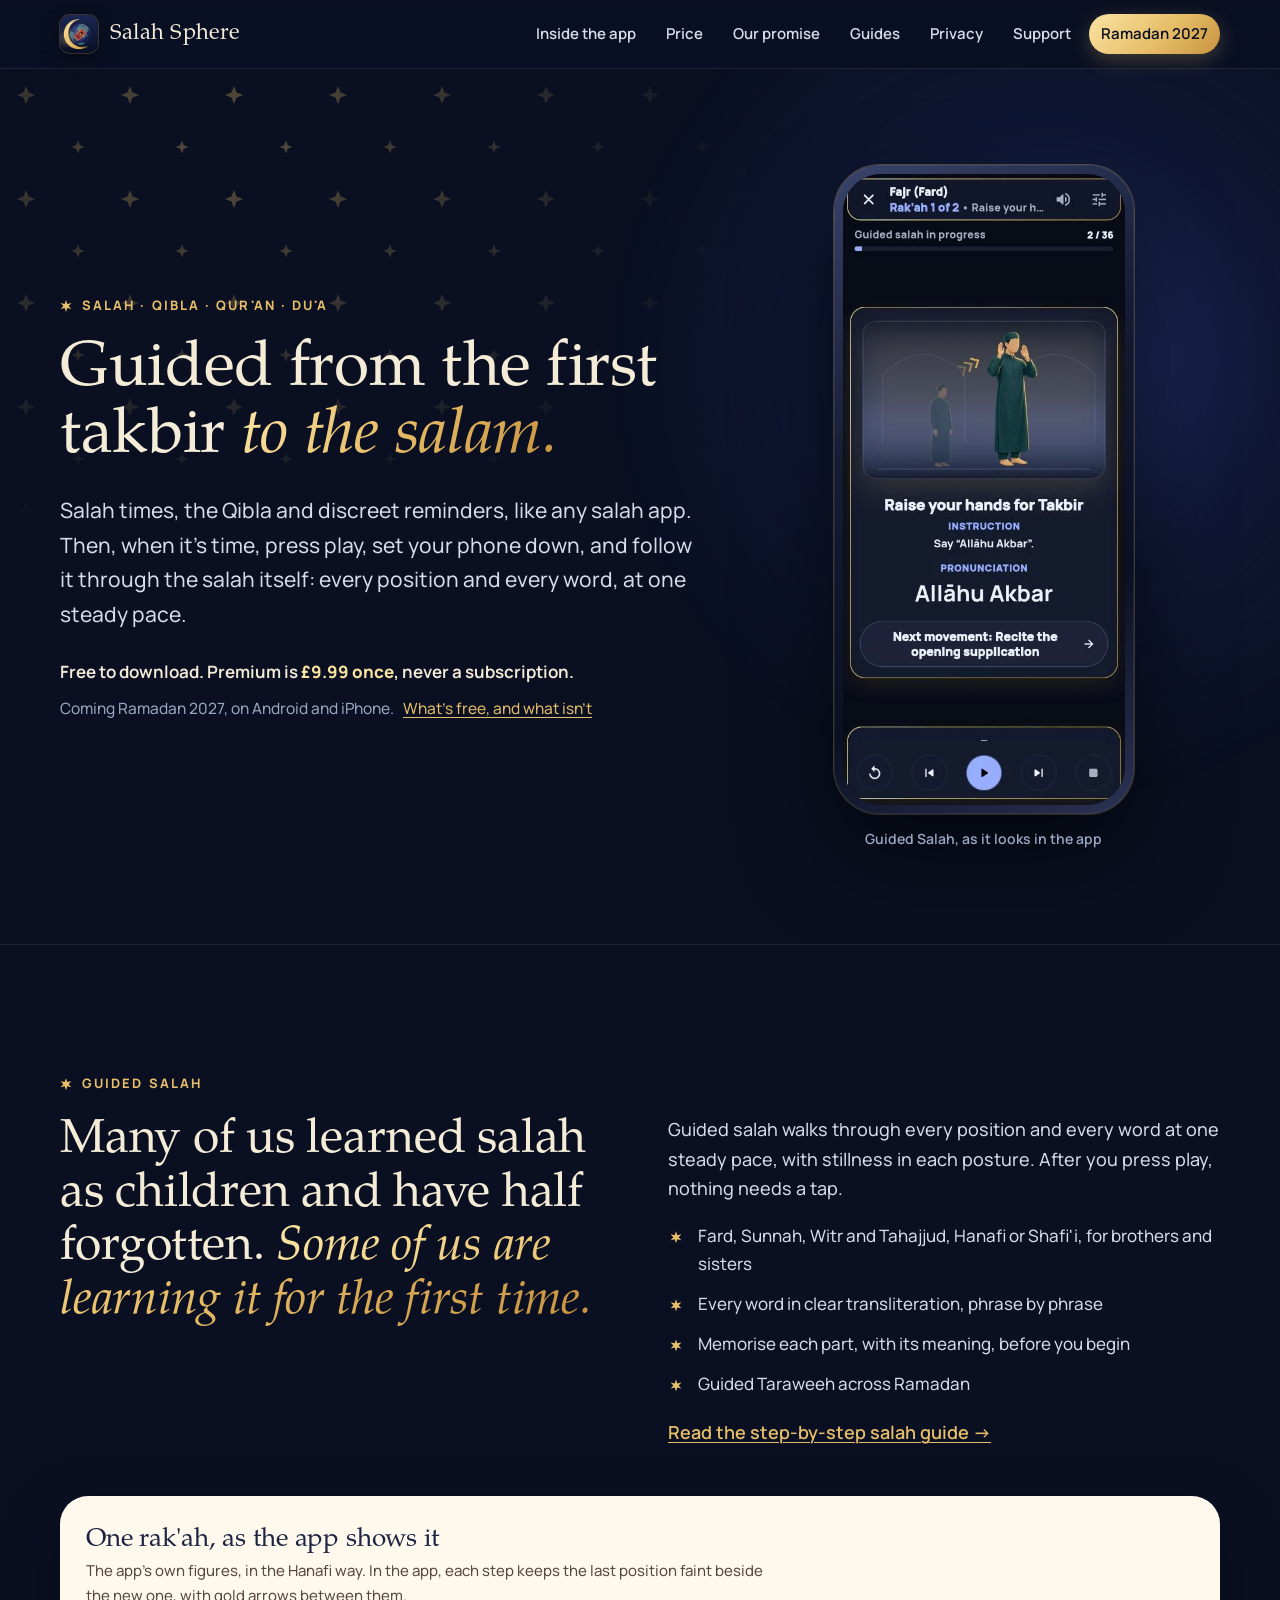
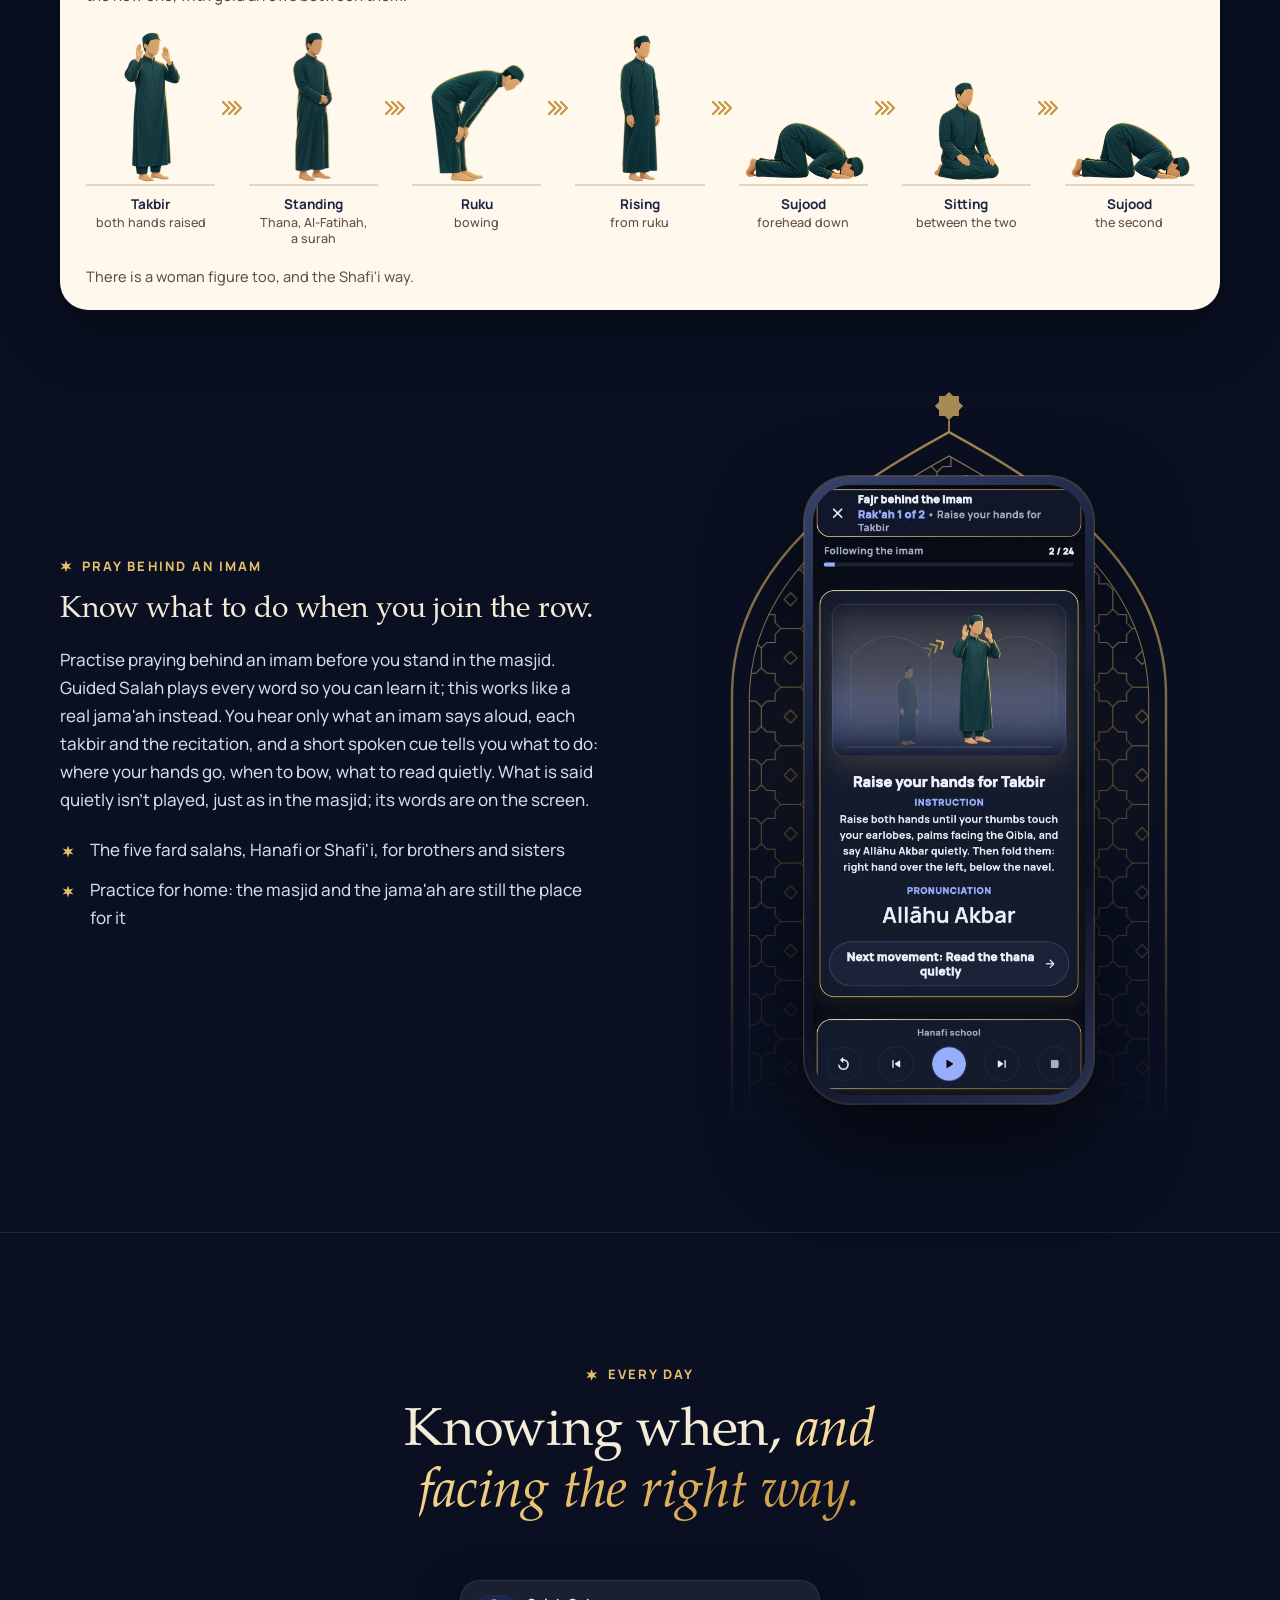
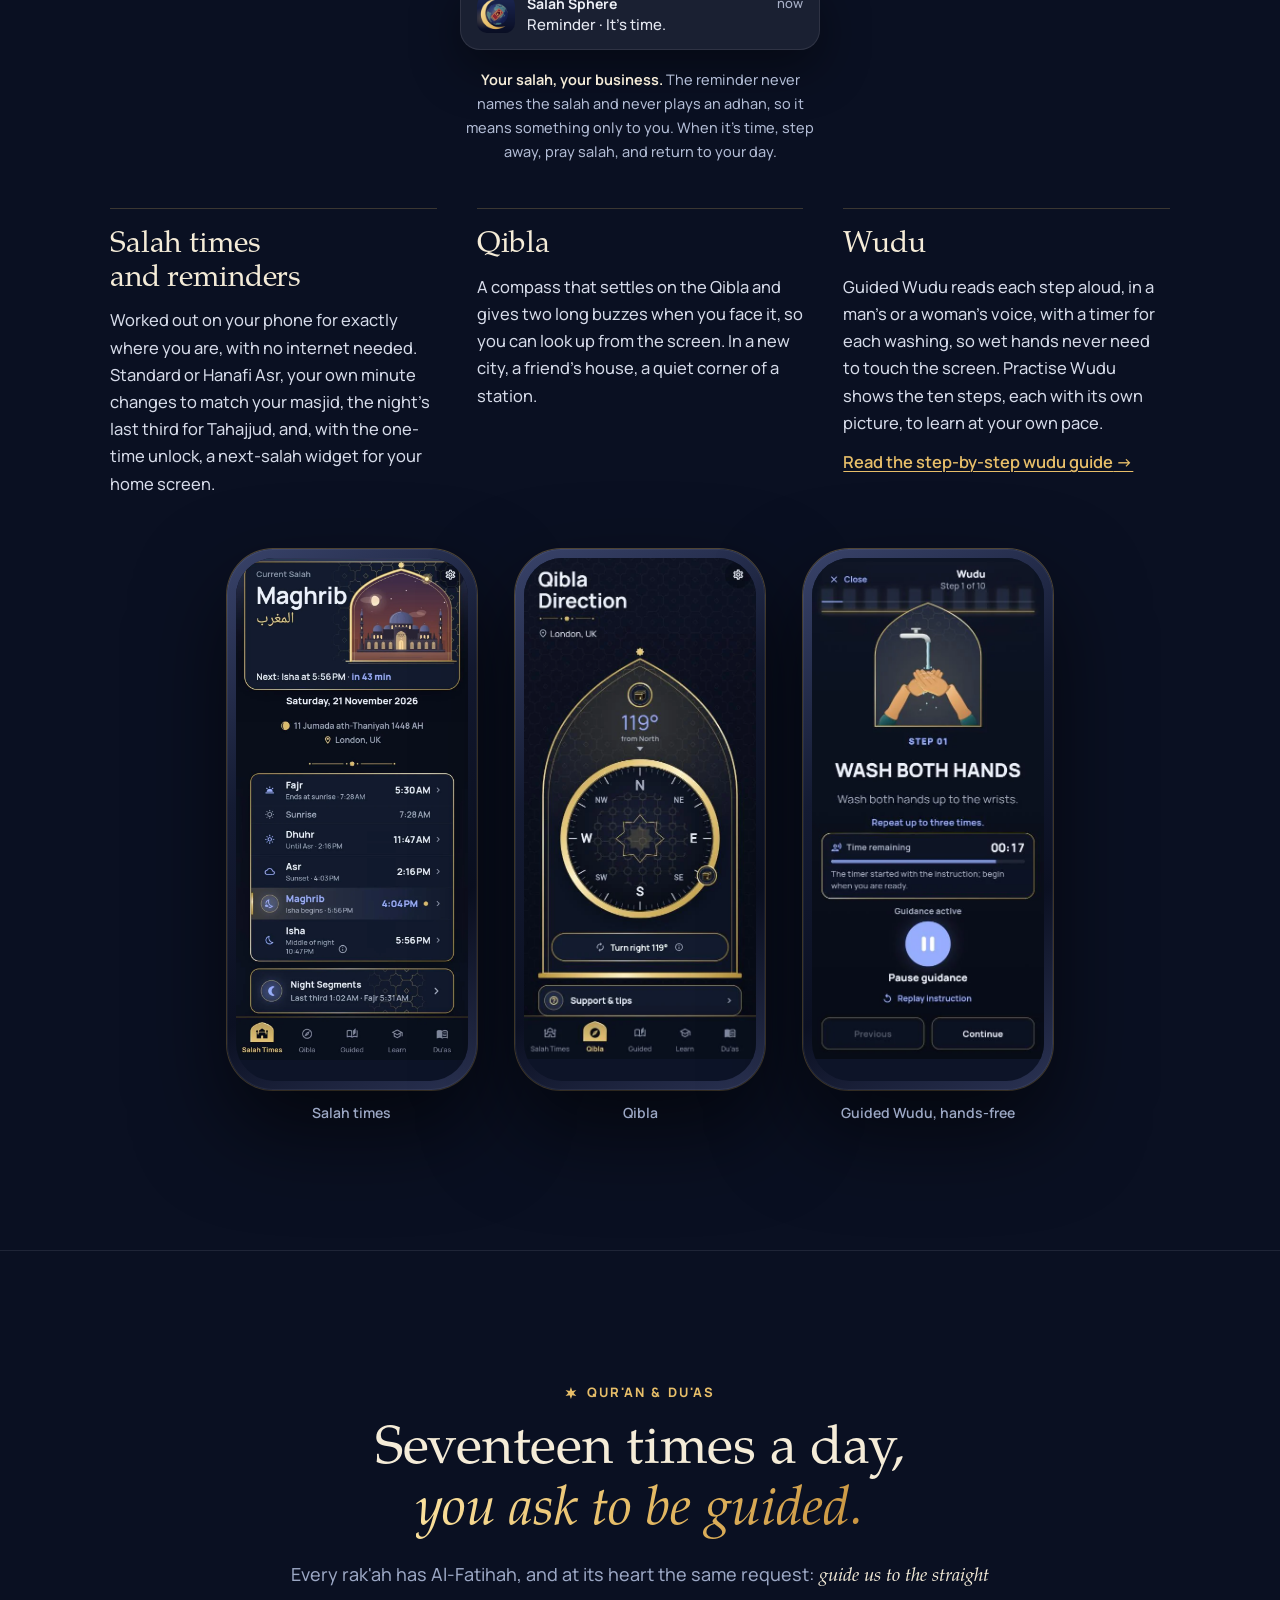
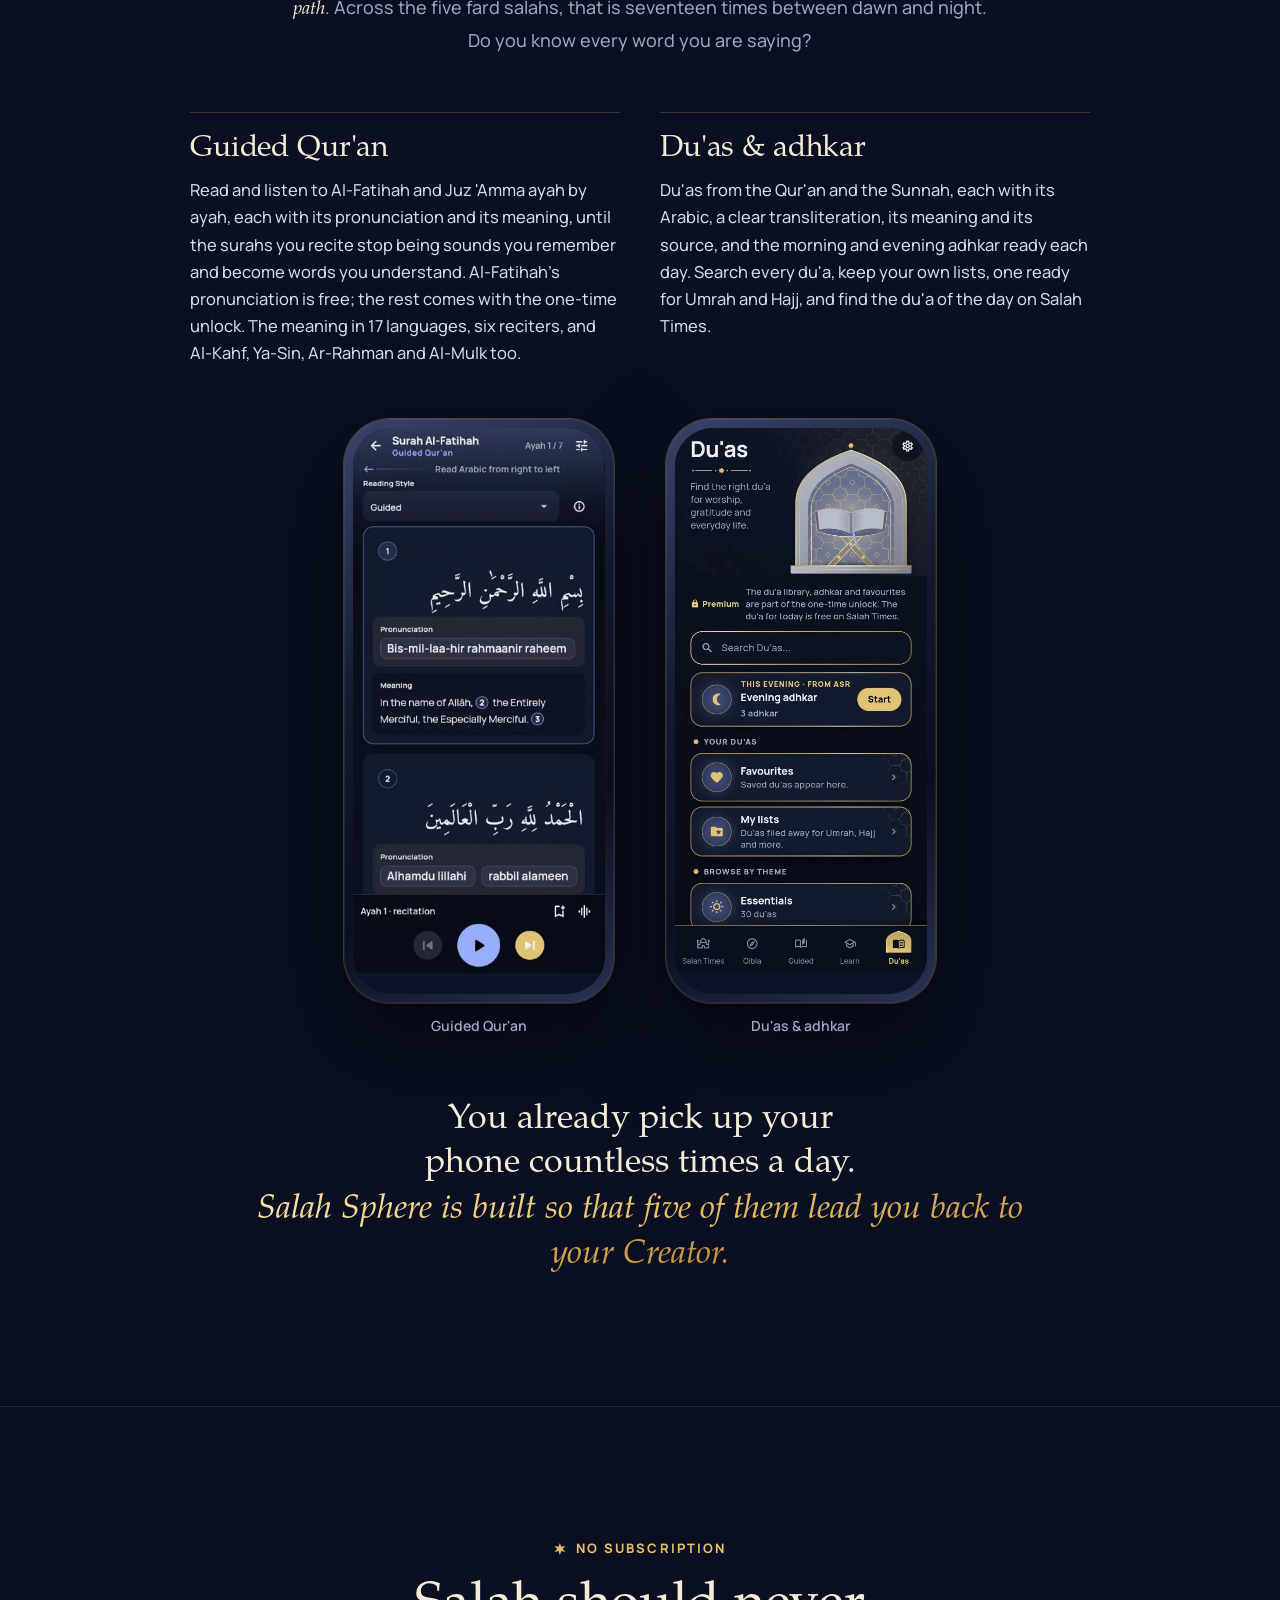
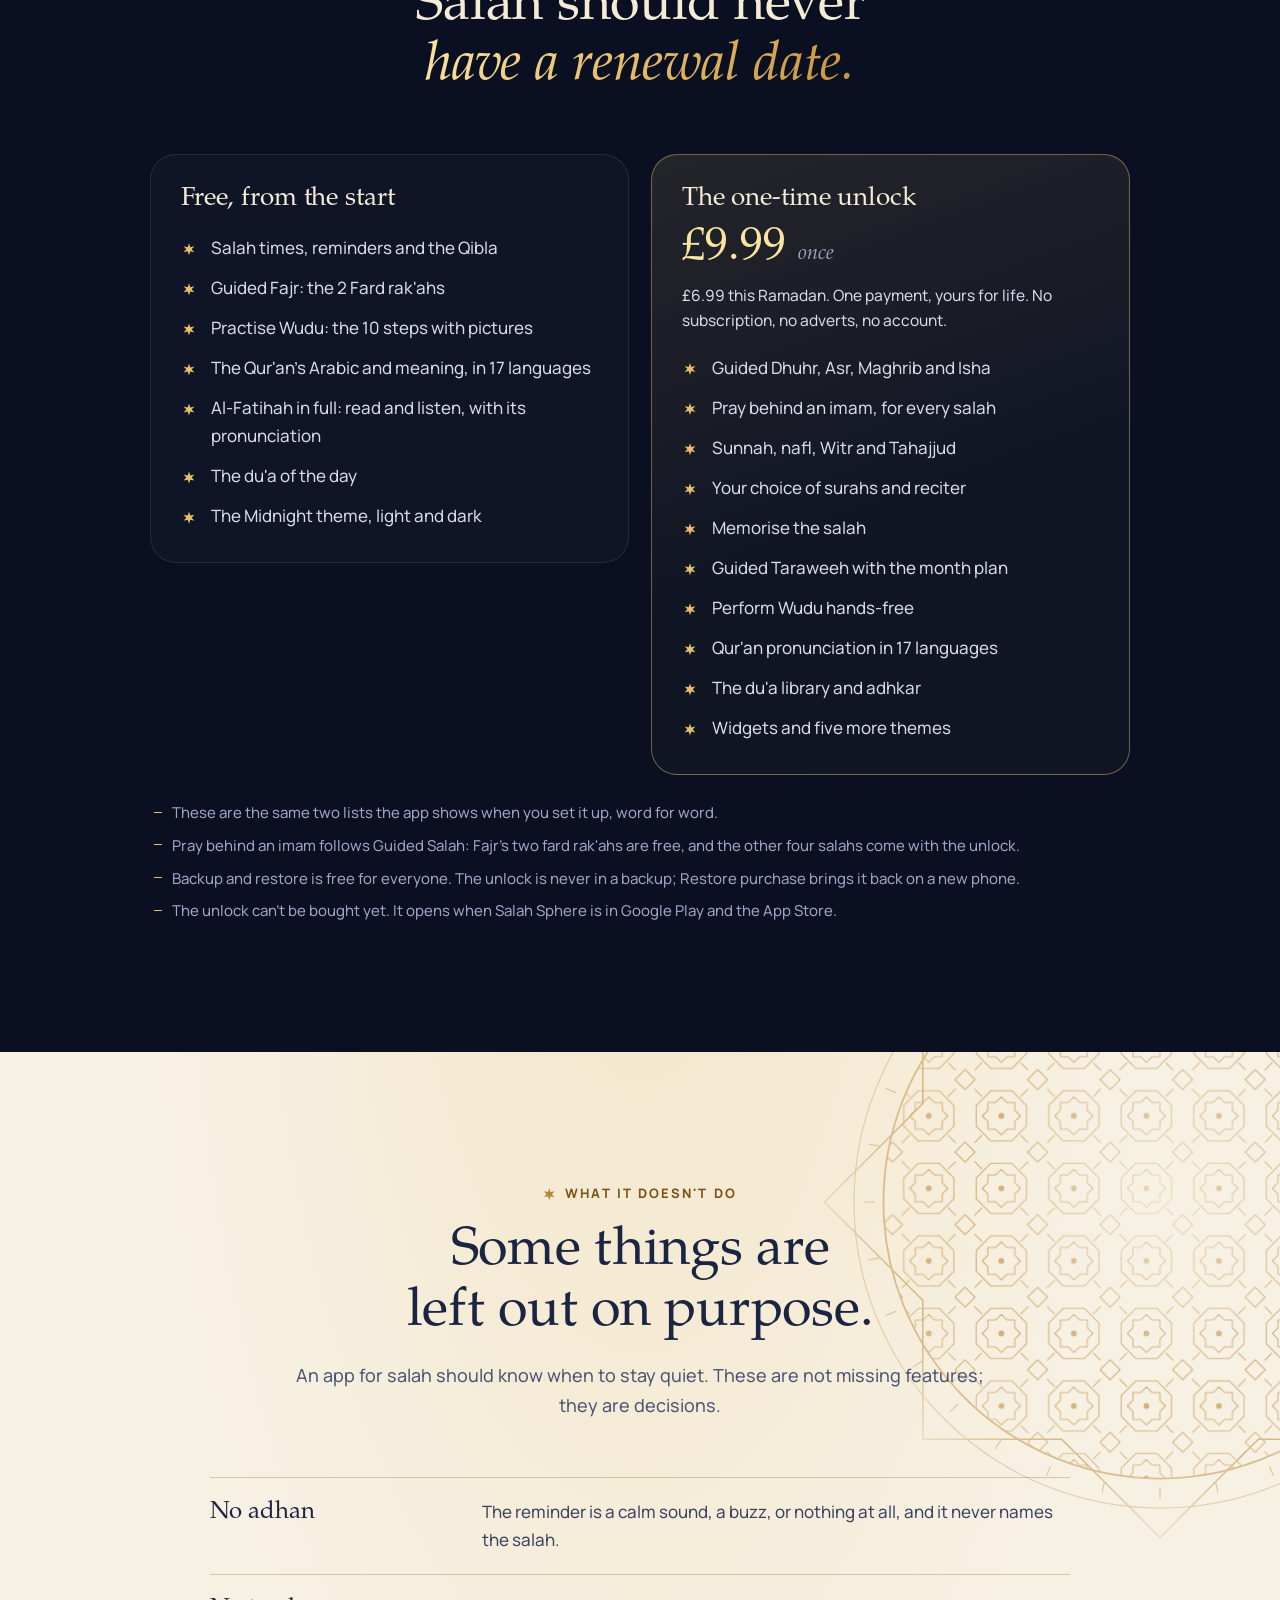
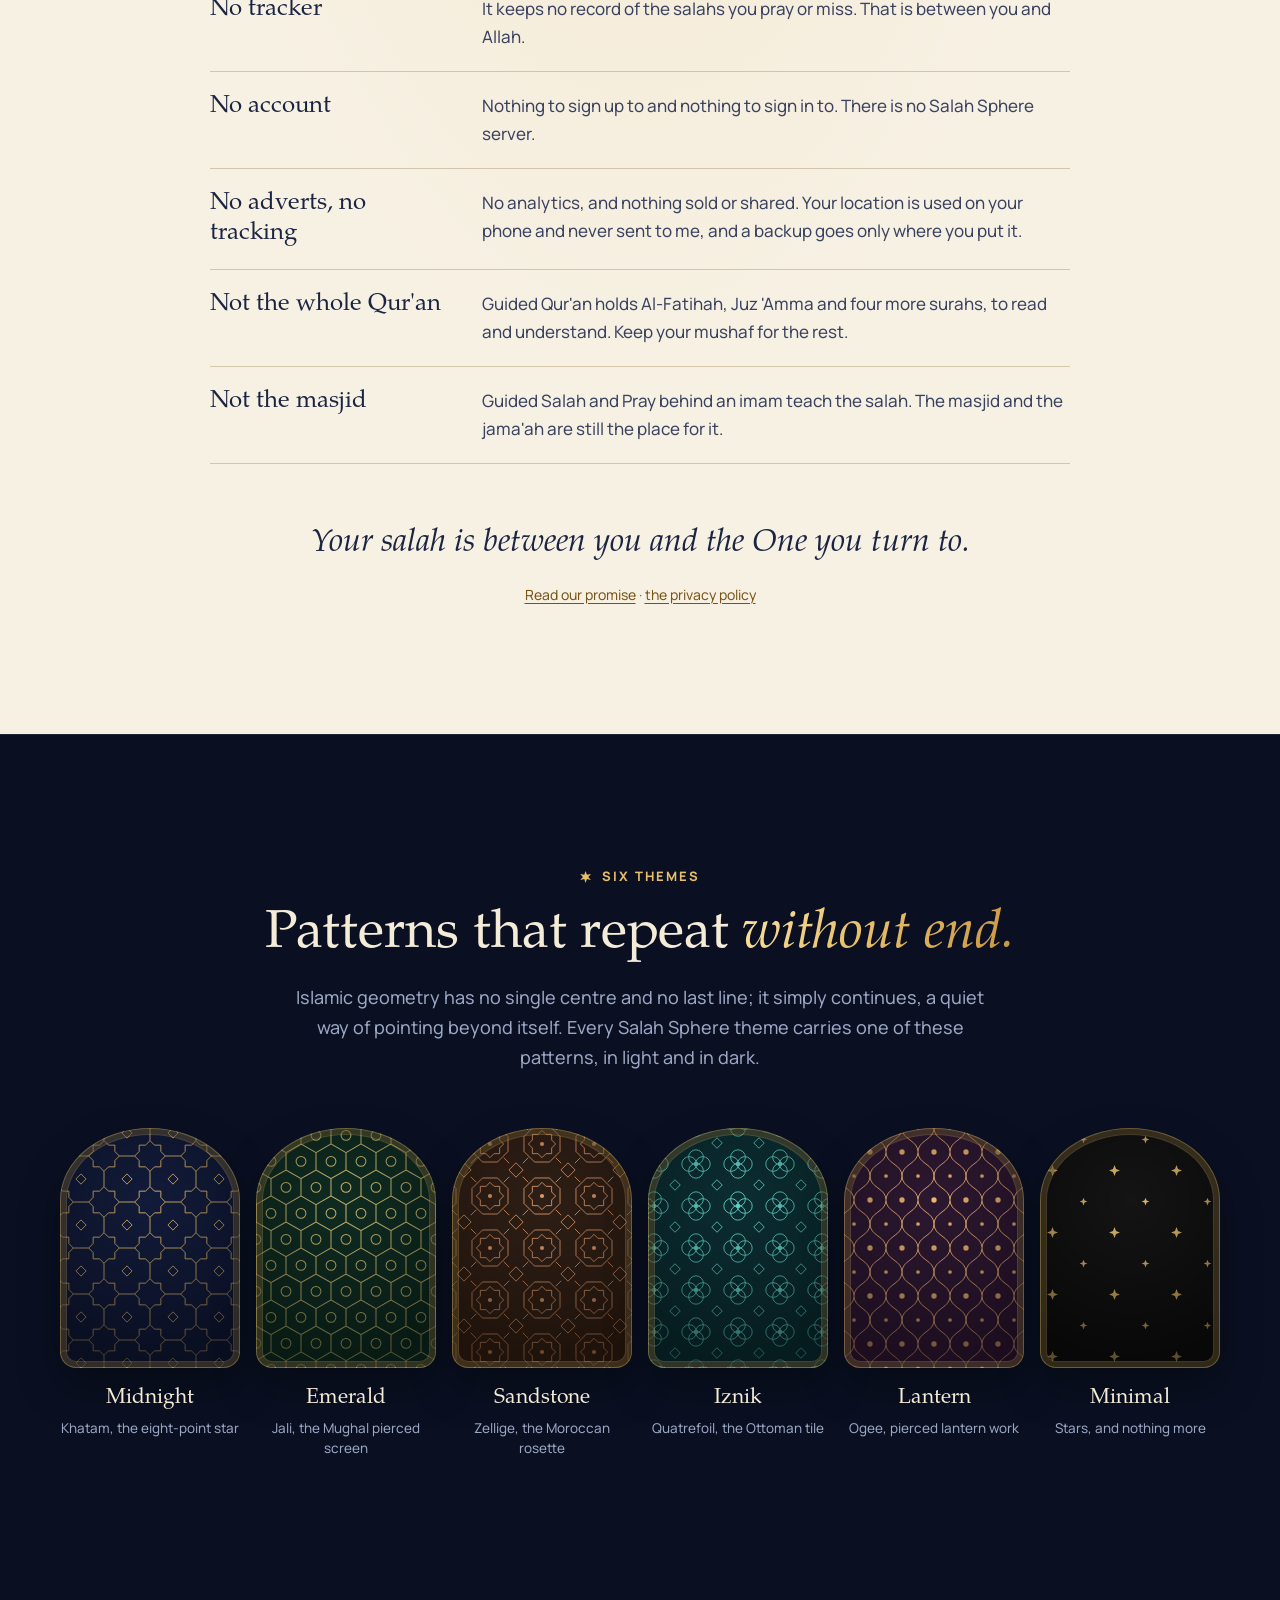
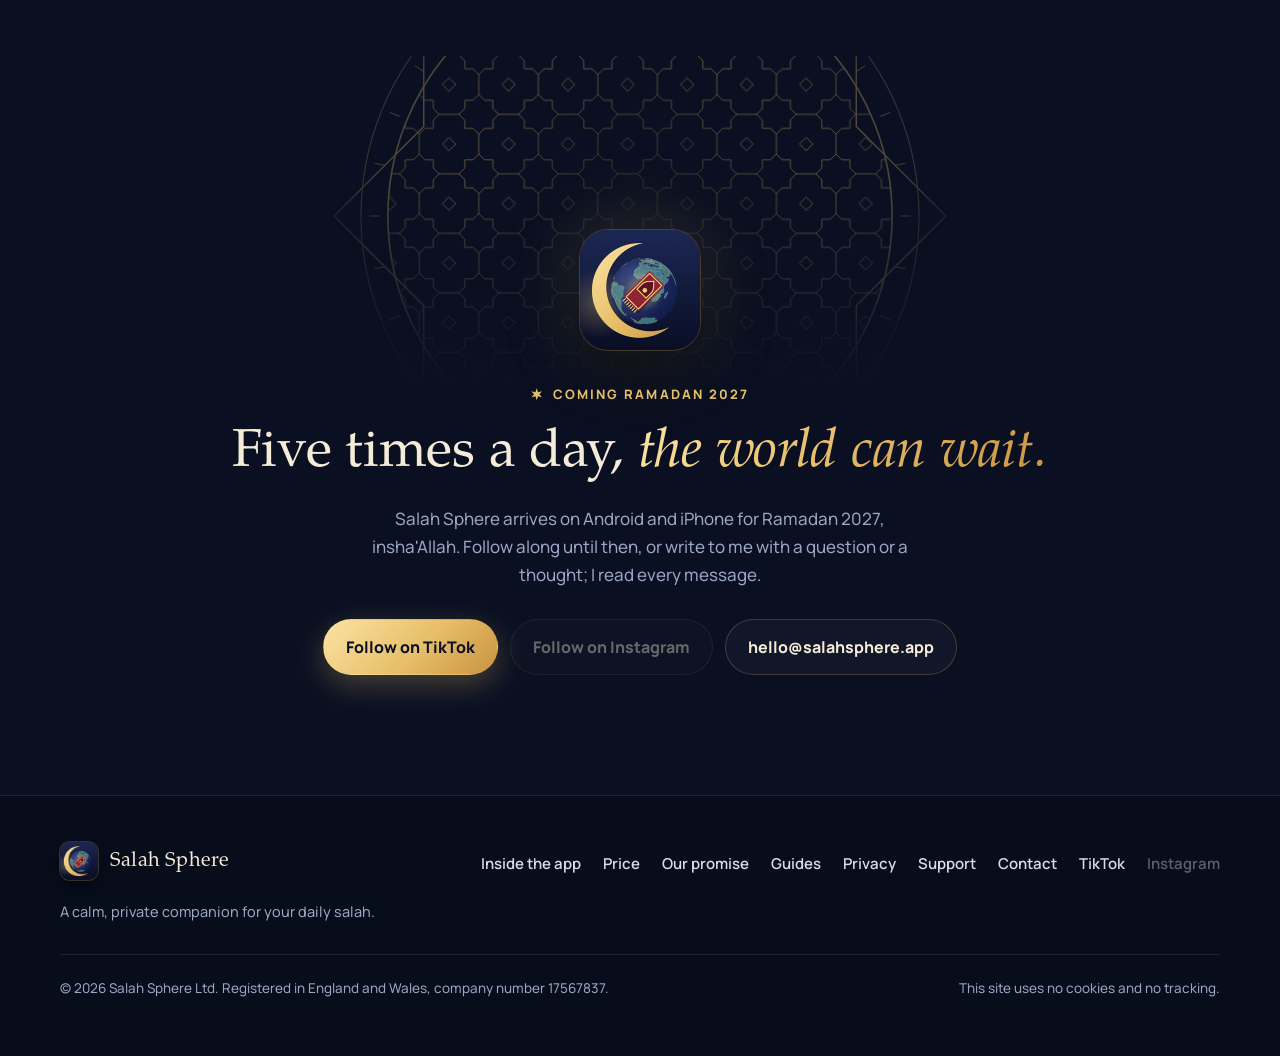
<file: index.html>
<!doctype html>
<html lang="en-GB" class="no-js">
<head>
  <meta charset="utf-8">
  <meta name="viewport" content="width=device-width, initial-scale=1">
  <title>Salah Sphere: Muslim Prayer Times &amp; Guided Salah App</title>
  <meta name="description" content="Salah Sphere, coming to Android and iPhone for Ramadan 2027: prayer times, a Qibla compass, step-by-step guided salah, wudu and du&#39;as. No ads, no subscription.">
  <link rel="canonical" href="https://salahsphere.app/">
  <meta name="theme-color" content="#0A1022">
  <link rel="icon" href="assets/img/favicon-32.png" sizes="32x32" type="image/png">
  <link rel="icon" href="assets/img/icon-192.png" sizes="192x192" type="image/png">
  <link rel="apple-touch-icon" href="assets/img/apple-touch-icon.png">
  <meta property="og:type" content="website">
  <meta property="og:locale" content="en_GB">
  <meta property="og:site_name" content="Salah Sphere">
  <meta property="og:title" content="Salah Sphere · Five times a day, the world can wait.">
  <meta property="og:description" content="A calm, private companion for your daily salah. Prayer times, Qibla, guided salah, wudu, Qur'an and du'as. No ads, no tracking, and never a subscription.">
  <meta property="og:url" content="https://salahsphere.app/">
  <meta property="og:image" content="https://salahsphere.app/assets/img/og.png">
  <meta property="og:image:width" content="1200">
  <meta property="og:image:height" content="630">
  <meta name="twitter:card" content="summary_large_image">
  <script type="application/ld+json">
{
   "@context": "https://schema.org",
   "@graph": [
    {
     "@type": "Organization",
     "@id": "https://salahsphere.app/#organization",
     "name": "Salah Sphere",
     "url": "https://salahsphere.app/",
     "logo": {
      "@type": "ImageObject",
      "url": "https://salahsphere.app/assets/img/icon-512.png",
      "width": 512,
      "height": 512
     },
     "email": "hello@salahsphere.app",
     "sameAs": [
      "https://www.tiktok.com/@salahsphereapp"
     ]
    },
    {
     "@type": "WebSite",
     "@id": "https://salahsphere.app/#website",
     "name": "Salah Sphere",
     "alternateName": [
      "SalahSphere",
      "Salah Sphere app"
     ],
     "url": "https://salahsphere.app/",
     "inLanguage": "en-GB",
     "publisher": {
      "@id": "https://salahsphere.app/#organization"
     }
    },
    {
     "@type": "MobileApplication",
     "@id": "https://salahsphere.app/#app",
     "name": "Salah Sphere",
     "alternateName": "SalahSphere",
     "operatingSystem": "Android, iOS",
     "applicationCategory": "LifestyleApplication",
     "description": "A Muslim app for prayer times, the Qibla, step-by-step guided salah, wudu, the Qur'an with its meaning in 17 languages, and du'as. Free to download with a one-time unlock: no ads, no tracking and never a subscription. Coming Ramadan 2027.",
     "url": "https://salahsphere.app/",
     "image": "https://salahsphere.app/assets/img/og.png",
     "screenshot": [
      "https://salahsphere.app/assets/shots/salah-times.webp",
      "https://salahsphere.app/assets/shots/guided-salah-man.webp",
      "https://salahsphere.app/assets/shots/behind-imam.webp",
      "https://salahsphere.app/assets/shots/guided-wudu.webp",
      "https://salahsphere.app/assets/shots/qibla-compass.webp"
     ],
     "publisher": {
      "@id": "https://salahsphere.app/#organization"
     },
     "inLanguage": "en"
    }
   ]
  }
  </script>
  <link rel="preload" href="assets/fonts/pagella-regular.woff" as="font" type="font/woff" crossorigin>
  <link rel="stylesheet" href="styles.css">
  <script>document.documentElement.classList.remove('no-js');</script>
</head>
<body>
<a class="skip" href="#main">Skip to content</a>

<header class="site-header">
  <div class="wrap nav">
    <a class="brand" href="./" aria-label="Salah Sphere home">
      <img src="assets/img/icon-96.png" alt="" width="38" height="38">
      <span>Salah Sphere</span>
    </a>
    <nav class="nav-links" aria-label="Main">
      <a class="hide-sm" href="#inside">Inside the app</a>
      <a class="hide-md" href="#price">Price</a>
      <a class="hide-md" href="our-promise.html">Our promise</a>
      <a href="guides.html">Guides</a>
      <a class="hide-sm" href="privacy.html">Privacy</a>
      <a href="support.html">Support</a>
      <a class="pill" href="#coming">Ramadan 2027</a>
    </nav>
  </div>
</header>

<main id="main">

  <!-- ============ Hero ============ -->
  <section class="hero has-deco" aria-labelledby="hero-title">
    <div class="deco d-stars" aria-hidden="true"></div>
    <div class="wrap hero2">
      <div class="reveal">
        <span class="eyebrow">Salah · Qibla · Qur'an · Du'a</span>
        <h1 id="hero-title">Guided from the first takbir <span class="gold-text">to the salam.</span></h1>
        <p class="lead">Salah times, the Qibla and discreet reminders, like any salah app. Then, when it's time, press play, set your phone down, and follow it through the salah itself: every position and every word, at one steady pace.</p>
        <p class="facts">Free to download. Premium is <b>£9.99 once</b>, never a subscription.</p>
        <p class="when">Coming Ramadan 2027, on Android and iPhone. <a href="#price">What's free, and what isn't</a></p>
      </div>
      <figure class="hero-phone reveal">
        <div class="phone"><img src="assets/shots/guided-salah-man.webp" alt="Guided Salah in Fajr: the figure raising both hands for the takbir, the last position faint beside it, gold arrows, and the words to say" width="390" height="844"></div>
        <figcaption>Guided Salah, as it looks in the app</figcaption>
      </figure>
    </div>
  </section>

  <!-- ============ Guided salah ============ -->
  <section class="sec guided" id="inside" aria-labelledby="guided-title">
    <div class="wrap">
      <div class="lede reveal">
        <span class="eyebrow">Guided salah</span>
        <h2 id="guided-title">Many of us learned salah as children and have half forgotten. <span class="gold-text">Some of us are learning it for the first time.</span></h2>
        <div class="lede-body">
          <p>Guided salah walks through every position and every word at one steady pace, with stillness in each posture. After you press play, nothing needs a tap.</p>
          <ul class="ticks">
            <li>Fard, Sunnah, Witr and Tahajjud, Hanafi or Shafi'i, for brothers and sisters</li>
            <li>Every word in clear transliteration, phrase by phrase</li>
            <li>Memorise each part, with its meaning, before you begin</li>
            <li>Guided Taraweeh across Ramadan</li>
          </ul>
          <p class="guide-link"><a href="how-to-pray-salah.html">Read the step-by-step salah guide</a></p>
        </div>
      </div>

      <figure class="rakah reveal">
        <figcaption>
          <h3>One rak'ah, as the app shows it</h3>
          <p class="sub">The app's own figures, in the Hanafi way. In the app, each step keeps the last position faint beside the new one, with gold arrows between them.</p>
        </figcaption>
        <ol class="rk">
          <li><div class="fig"><img src="assets/positions/man_takbir.webp" alt="" width="120" height="300" loading="lazy"></div><span>Takbir<small>both hands raised</small></span></li>
          <li class="chev" aria-hidden="true"><svg viewBox="0 0 22 16" width="22" height="16"><path d="M2 2l6 6-6 6M8 2l6 6-6 6M14 2l6 6-6 6" fill="none" stroke="#C8933F" stroke-width="2.2" stroke-linecap="round" stroke-linejoin="round"/></svg></li>
          <li><div class="fig"><img src="assets/positions/man_qiyam_hanafi.webp" alt="" width="87" height="300" loading="lazy"></div><span>Standing<small>Thana, Al-Fatihah, a&nbsp;surah</small></span></li>
          <li class="chev" aria-hidden="true"><svg viewBox="0 0 22 16" width="22" height="16"><path d="M2 2l6 6-6 6M8 2l6 6-6 6M14 2l6 6-6 6" fill="none" stroke="#C8933F" stroke-width="2.2" stroke-linecap="round" stroke-linejoin="round"/></svg></li>
          <li class="ruku"><div class="fig"><img src="assets/positions/man_ruku.webp" alt="" width="193" height="236" loading="lazy"></div><span>Ruku<small>bowing</small></span></li>
          <li class="chev" aria-hidden="true"><svg viewBox="0 0 22 16" width="22" height="16"><path d="M2 2l6 6-6 6M8 2l6 6-6 6M14 2l6 6-6 6" fill="none" stroke="#C8933F" stroke-width="2.2" stroke-linecap="round" stroke-linejoin="round"/></svg></li>
          <li><div class="fig"><img src="assets/positions/man_standing_after_ruku.webp" alt="" width="83" height="300" loading="lazy"></div><span>Rising<small>from ruku</small></span></li>
          <li class="chev" aria-hidden="true"><svg viewBox="0 0 22 16" width="22" height="16"><path d="M2 2l6 6-6 6M8 2l6 6-6 6M14 2l6 6-6 6" fill="none" stroke="#C8933F" stroke-width="2.2" stroke-linecap="round" stroke-linejoin="round"/></svg></li>
          <li class="sujood"><div class="fig"><img src="assets/positions/man_sujood.webp" alt="" width="234" height="120" loading="lazy"></div><span>Sujood<small>forehead down</small></span></li>
          <li class="chev" aria-hidden="true"><svg viewBox="0 0 22 16" width="22" height="16"><path d="M2 2l6 6-6 6M8 2l6 6-6 6M14 2l6 6-6 6" fill="none" stroke="#C8933F" stroke-width="2.2" stroke-linecap="round" stroke-linejoin="round"/></svg></li>
          <li class="sit"><div class="fig"><img src="assets/positions/man_jalsah.webp" alt="" width="133" height="196" loading="lazy"></div><span>Sitting<small>between the two</small></span></li>
          <li class="chev" aria-hidden="true"><svg viewBox="0 0 22 16" width="22" height="16"><path d="M2 2l6 6-6 6M8 2l6 6-6 6M14 2l6 6-6 6" fill="none" stroke="#C8933F" stroke-width="2.2" stroke-linecap="round" stroke-linejoin="round"/></svg></li>
          <li class="sujood"><div class="fig"><img src="assets/positions/man_sujood.webp" alt="" width="234" height="120" loading="lazy"></div><span>Sujood<small>the second</small></span></li>
        </ol>
        <p class="foot">There is a woman figure too, and the Shafi'i way.</p>
      </figure>

      <article class="feature flip reveal">
        <figure class="feature-media">
          <div class="deco arch arch-khatam"></div>
          <div class="phone"><img src="assets/shots/behind-imam.webp" alt="Pray behind an imam in Fajr: the figure, and a cue for what to do when the imam says the takbir" width="390" height="844" loading="lazy"></div>
        </figure>
        <div>
          <span class="eyebrow">Pray behind an imam</span>
          <h3>Know what to do when you join the row.</h3>
          <p>Practise praying behind an imam before you stand in the masjid. Guided Salah plays every word so you can learn it; this works like a real jama'ah instead. You hear only what an imam says aloud, each takbir and the recitation, and a short spoken cue tells you what to do: where your hands go, when to bow, what to read quietly. What is said quietly isn't played, just as in the masjid; its words are on the screen.</p>
          <ul class="ticks">
            <li>The five fard salahs, Hanafi or Shafi'i, for brothers and sisters</li>
            <li>Practice for home: the masjid and the jama'ah are still the place for it</li>
          </ul>
        </div>
      </article>
    </div>
  </section>

  <!-- ============ Every day ============ -->
  <section class="sec everyday" aria-labelledby="everyday-title">
    <div class="wrap">
      <div class="section-head reveal">
        <span class="eyebrow">Every day</span>
        <h2 id="everyday-title">Knowing when, <span class="gold-text">and facing the right way.</span></h2>
      </div>
      <figure class="notif-show reveal">
        <div class="notif" role="img" aria-label="A Salah Sphere notification. Reminder: it's time.">
          <img src="assets/img/icon-96.png" alt="" width="38" height="38">
          <b>Salah Sphere</b><span class="t">now</span>
          <p>Reminder · It's time.</p>
        </div>
        <figcaption class="notif-cap"><b>Your salah, your business.</b> The reminder never names the salah and never plays an adhan, so it means something only to you. When it's time, step away, pray salah, and return to your day.</figcaption>
      </figure>
      <div class="three reveal">
        <div>
          <h3>Salah times and reminders</h3>
          <p>Worked out on your phone for exactly where you are, with no internet needed. Standard or Hanafi Asr, your own minute changes to match your masjid, the night's last third for Tahajjud, and, with the one-time unlock, a next-salah widget for your home screen.</p>
        </div>
        <div>
          <h3>Qibla</h3>
          <p>A compass that settles on the Qibla and gives two long buzzes when you face it, so you can look up from the screen. In a new city, a friend's house, a quiet corner of a station.</p>
        </div>
        <div>
          <h3>Wudu</h3>
          <p>Guided Wudu reads each step aloud, in a man's or a woman's voice, with a timer for each washing, so wet hands never need to touch the screen. Practise Wudu shows the ten steps, each with its own picture, to learn at your own pace.</p>
          <p class="guide-link"><a href="how-to-make-wudu.html">Read the step-by-step wudu guide</a></p>
        </div>
      </div>
      <div class="pair trio reveal">
        <figure><div class="phone"><img src="assets/shots/salah-times.webp" alt="Salah Times in London: Maghrib now, Isha next in 43 minutes, the day's five salah times and the night's last third" width="390" height="844" loading="lazy"></div><figcaption>Salah times</figcaption></figure>
        <figure><div class="phone"><img src="assets/shots/qibla-compass.webp" alt="The Qibla compass in London: 119 degrees from north, turn right" width="390" height="844" loading="lazy"></div><figcaption>Qibla</figcaption></figure>
        <figure><div class="phone"><img src="assets/shots/guided-wudu.webp" alt="Guided Wudu, hands-free: step 1 of 10, wash both hands, with the picture, the time remaining and the guidance running" width="390" height="844" loading="lazy"></div><figcaption>Guided Wudu, hands-free</figcaption></figure>
      </div>
    </div>
  </section>

  <!-- ============ Qur'an and du'as ============ -->
  <section class="sec quran" aria-labelledby="quran-title">
    <div class="wrap">
      <div class="section-head reveal">
        <span class="eyebrow">Qur'an &amp; du'as</span>
        <h2 id="quran-title">Seventeen times a day, <span class="gold-text">you ask to be guided.</span></h2>
        <p>Every rak'ah has Al-Fatihah, and at its heart the same request: <em>guide us to the straight path</em>. Across the five fard salahs, that is seventeen times between dawn and night. Do you know every word you are saying?</p>
      </div>
      <div class="two reveal">
        <div>
          <h3>Guided Qur'an</h3>
          <p>Read and listen to Al-Fatihah and Juz 'Amma ayah by ayah, each with its pronunciation and its meaning, until the surahs you recite stop being sounds you remember and become words you understand. Al-Fatihah's pronunciation is free; the rest comes with the one-time unlock. The meaning in 17 languages, six reciters, and Al-Kahf, Ya-Sin, Ar-Rahman and Al-Mulk too.</p>
        </div>
        <div>
          <h3>Du'as &amp; adhkar</h3>
          <p>Du'as from the Qur'an and the Sunnah, each with its Arabic, a clear transliteration, its meaning and its source, and the morning and evening adhkar ready each day. Search every du'a, keep your own lists, one ready for Umrah and Hajj, and find the du'a of the day on Salah Times.</p>
        </div>
      </div>
      <div class="pair reveal">
        <figure><div class="phone"><img src="assets/shots/quran-read.webp" alt="Al-Fatihah in Guided Qur'an: each ayah in Arabic, with its pronunciation and its meaning" width="399" height="864" loading="lazy"></div><figcaption>Guided Qur'an</figcaption></figure>
        <figure><div class="phone"><img src="assets/shots/duas-tab.webp" alt="The Du'as tab: search, the evening adhkar ready to start, your favourites and lists, and du'as by theme" width="390" height="844" loading="lazy"></div><figcaption>Du'as &amp; adhkar</figcaption></figure>
      </div>
      <p class="aside reveal">You already pick up your phone countless times a day.<br><span class="gold-text">Salah Sphere is built so that five of them lead you back to your Creator.</span></p>
    </div>
  </section>

  <!-- ============ Price, and the note on subscriptions ============ -->
  <section class="sec price" id="price" aria-labelledby="no-subscription">
    <div class="wrap">
      <div class="section-head reveal">
        <span class="eyebrow">No subscription</span>
        <h2 id="no-subscription">Salah should never <span class="gold-text">have a renewal date.</span></h2>
      </div>
      <div class="tiers reveal">
        <div class="tier">
          <h3>Free, from the start</h3>
          <ul class="ticks">
            <li>Salah times, reminders and the Qibla</li>
            <li>Guided Fajr: the 2 Fard rak'ahs</li>
            <li>Practise Wudu: the 10 steps with pictures</li>
            <li>The Qur'an's Arabic and meaning, in 17 languages</li>
            <li>Al-Fatihah in full: read and listen, with its pronunciation</li>
            <li>The du'a of the day</li>
            <li>The Midnight theme, light and dark</li>
          </ul>
        </div>
        <div class="tier gold">
          <h3>The one-time unlock</h3>
          <p class="tier-price">£9.99 <span>once</span></p>
          <p class="tier-note">£6.99 this Ramadan. One payment, yours for life. No subscription, no adverts, no account.</p>
          <ul class="ticks">
            <li>Guided Dhuhr, Asr, Maghrib and Isha</li>
            <li>Pray behind an imam, for every salah</li>
            <li>Sunnah, nafl, Witr and Tahajjud</li>
            <li>Your choice of surahs and reciter</li>
            <li>Memorise the salah</li>
            <li>Guided Taraweeh with the month plan</li>
            <li>Perform Wudu hands-free</li>
            <li>Qur'an pronunciation in 17 languages</li>
            <li>The du'a library and adhkar</li>
            <li>Widgets and five more themes</li>
          </ul>
        </div>
      </div>
      <ul class="small-print reveal">
        <li>These are the same two lists the app shows when you set it up, word for word.</li>
        <li>Pray behind an imam follows Guided Salah: Fajr's two fard rak'ahs are free, and the other four salahs come with the unlock.</li>
        <li>Backup and restore is free for everyone. The unlock is never in a backup; Restore purchase brings it back on a new phone.</li>
        <li>The unlock can't be bought yet. It opens when Salah Sphere is in Google Play and the App Store.</li>
      </ul>
    </div>
  </section>

  <!-- ============ What it doesn't do, and privacy ============ -->
  <section class="paper has-deco" id="not-in-the-app" aria-labelledby="leftout-title">
    <div class="deco disc disc-zellige-bronze d-paper-disc" aria-hidden="true"></div>
    <div class="wrap">
      <div class="section-head reveal">
        <span class="eyebrow">What it doesn't do</span>
        <h2 id="leftout-title">Some things are left out on purpose.</h2>
        <p>An app for salah should know when to stay quiet. These are not missing features; they are decisions.</p>
      </div>
      <dl class="nots reveal">
        <div><dt>No adhan</dt><dd>The reminder is a calm sound, a buzz, or nothing at all, and it never names the salah.</dd></div>
        <div><dt>No tracker</dt><dd>It keeps no record of the salahs you pray or miss. That is between you and Allah.</dd></div>
        <div><dt>No account</dt><dd>Nothing to sign up to and nothing to sign in to. There is no Salah Sphere server.</dd></div>
        <div><dt>No adverts, no tracking</dt><dd>No analytics, and nothing sold or shared. Your location is used on your phone and never sent to me, and a backup goes only where you put it.</dd></div>
        <div><dt>Not the whole Qur'an</dt><dd>Guided Qur'an holds Al-Fatihah, Juz 'Amma and four more surahs, to read and understand. Keep your mushaf for the rest.</dd></div>
        <div><dt>Not the masjid</dt><dd>Guided Salah and Pray behind an imam teach the salah. The masjid and the jama'ah are still the place for it.</dd></div>
      </dl>
      <p class="quote reveal">Your salah is between you and the One you turn to.<small><a href="our-promise.html">Read our promise</a> · <a href="privacy.html">the privacy policy</a></small></p>
    </div>
  </section>

  <!-- ============ Themes ============ -->
  <section class="sec themes" aria-labelledby="themes-title">
    <div class="wrap">
      <div class="section-head reveal">
        <span class="eyebrow">Six themes</span>
        <h2 id="themes-title">Patterns that repeat <span class="gold-text">without end.</span></h2>
        <p>Islamic geometry has no single centre and no last line; it simply continues, a quiet way of pointing beyond itself. Every Salah Sphere theme carries one of these patterns, in light and in dark.</p>
      </div>
      <ul class="swatches reveal">
        <li><div class="sw sw-midnight"></div><b>Midnight</b><span>Khatam, the eight-point star</span></li>
        <li><div class="sw sw-emerald"></div><b>Emerald</b><span>Jali, the Mughal pierced screen</span></li>
        <li><div class="sw sw-sandstone"></div><b>Sandstone</b><span>Zellige, the Moroccan rosette</span></li>
        <li><div class="sw sw-iznik"></div><b>Iznik</b><span>Quatrefoil, the Ottoman tile</span></li>
        <li><div class="sw sw-lantern"></div><b>Lantern</b><span>Ogee, pierced lantern work</span></li>
        <li><div class="sw sw-minimal"></div><b>Minimal</b><span>Stars, and nothing more</span></li>
      </ul>
    </div>
  </section>

  <!-- ============ Closing ============ -->
  <section class="closing has-deco" id="coming" aria-labelledby="closing-title">
    <div class="deco disc disc-khatam d-close-disc" aria-hidden="true"></div>
    <div class="wrap reveal">
      <img src="assets/img/icon-240.png" alt="The Salah Sphere icon: a gold crescent cradling the Earth with a salah mat" width="120" height="120" loading="lazy">
      <span class="eyebrow">Coming Ramadan 2027</span>
      <h2 id="closing-title">Five times a day, <span class="gold-text">the world can wait.</span></h2>
      <p>Salah Sphere arrives on Android and iPhone for Ramadan 2027, insha'Allah. Follow along until then, or write to me with a question or a thought; I read every message.</p>
      <div class="actions">
        <a class="btn btn-gold" href="https://www.tiktok.com/@salahsphereapp" rel="me noopener">Follow on TikTok</a>
        <span class="btn btn-ghost is-off" role="link" aria-disabled="true">Follow on Instagram</span>
        <a class="btn btn-ghost" href="mailto:hello@salahsphere.app">hello@salahsphere.app</a>
      </div>
    </div>
  </section>

</main>

<footer class="site-footer">
  <div class="wrap">
    <div class="foot">
      <div>
        <a class="brand" href="./"><img src="assets/img/icon-96.png" alt="" width="38" height="38"><span>Salah Sphere</span></a>
        <p>A calm, private companion for your daily salah.</p>
      </div>
      <nav aria-label="Footer">
        <a href="#inside">Inside the app</a>
        <a href="#price">Price</a>
        <a href="our-promise.html">Our promise</a>
        <a href="guides.html">Guides</a>
        <a href="privacy.html">Privacy</a>
        <a href="support.html">Support</a>
        <a href="mailto:hello@salahsphere.app">Contact</a>
        <a href="https://www.tiktok.com/@salahsphereapp" rel="me noopener">TikTok</a>
        <span class="is-off" role="link" aria-disabled="true">Instagram</span>
      </nav>
    </div>
    <div class="legal">
      <span>© 2026 Salah Sphere Ltd. Registered in England and Wales, company number 17567837.</span>
      <span>This site uses no cookies and no tracking.</span>
    </div>
  </div>
</footer>

<script src="site.js" defer></script>
</body>
</html>
</file>
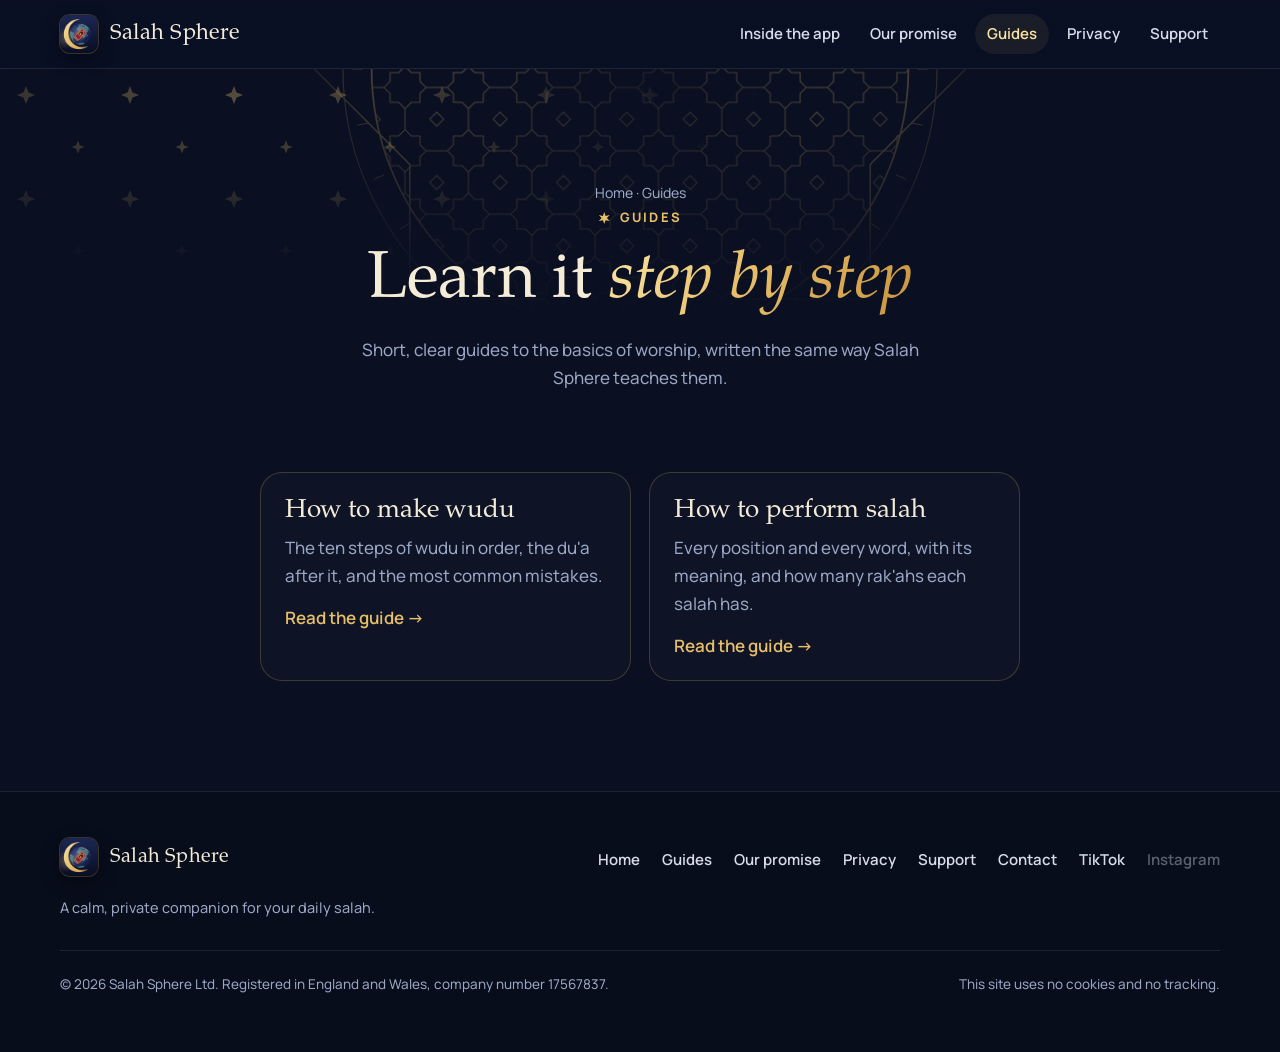
<file: guides.html>
<!doctype html>
<html lang="en-GB" class="no-js">
<head>
  <meta charset="utf-8">
  <meta name="viewport" content="width=device-width, initial-scale=1">
  <title>Salah and Wudu Guides, Step by Step · Salah Sphere</title>
  <meta name="description" content="Simple step-by-step guides from Salah Sphere: how to make wudu and how to pray salah, with the words to say, their meanings and their sources.">
  <link rel="canonical" href="https://salahsphere.app/guides.html">
  <meta name="theme-color" content="#0A1022">
  <link rel="icon" href="assets/img/favicon-32.png" sizes="32x32" type="image/png">
  <link rel="apple-touch-icon" href="assets/img/apple-touch-icon.png">
  <meta property="og:type" content="article">
  <meta property="og:site_name" content="Salah Sphere">
  <meta property="og:locale" content="en_GB">
  <meta property="og:title" content="Salah and Wudu Guides, Step by Step · Salah Sphere">
  <meta property="og:description" content="Simple step-by-step guides from Salah Sphere: how to make wudu and how to pray salah, with the words to say, their meanings and their sources.">
  <meta property="og:url" content="https://salahsphere.app/guides.html">
  <meta property="og:image" content="https://salahsphere.app/assets/img/og.png">
  <meta name="twitter:card" content="summary_large_image">
  <script type="application/ld+json">
  {"@context": "https://schema.org", "@graph": [{"@type": "BreadcrumbList", "itemListElement": [{"@type": "ListItem", "position": 1, "name": "Home", "item": "https://salahsphere.app/"}, {"@type": "ListItem", "position": 2, "name": "Guides", "item": "https://salahsphere.app/guides.html"}]}, {"@type": "CollectionPage", "name": "Salah Sphere guides", "url": "https://salahsphere.app/guides.html", "description": "Simple step-by-step guides from Salah Sphere: how to make wudu and how to pray salah, with the words to say, their meanings and their sources."}]}
  </script>
  <link rel="stylesheet" href="styles.css">
  <script>document.documentElement.classList.remove('no-js');</script>
</head>
<body>
<a class="skip" href="#main">Skip to content</a>
<header class="site-header">
  <div class="wrap nav">
    <a class="brand" href="./" aria-label="Salah Sphere home"><img src="assets/img/icon-96.png" alt="" width="38" height="38"><span>Salah Sphere</span></a>
    <nav class="nav-links" aria-label="Main">
      <a class="hide-sm" href="./#inside">Inside the app</a>
      <a class="hide-md" href="our-promise.html">Our promise</a>
      <a href="guides.html" aria-current="page">Guides</a>
      <a class="hide-sm" href="privacy.html">Privacy</a>
      <a href="support.html">Support</a>
    </nav>
  </div>
</header>

<main id="main">
  <div class="page-top has-deco">
    <div class="deco d-stars" aria-hidden="true"></div>
    <div class="deco disc disc-khatam d-page-disc" aria-hidden="true"></div>
    <div class="wrap page-hero">
      <p class="crumbs"><a href="./">Home</a> · <span aria-current="page">Guides</span></p>
      <span class="eyebrow">Guides</span>
      <h1>Learn it <span class="gold-text">step by step</span></h1>
      <p>Short, clear guides to the basics of worship, written the same way Salah Sphere teaches them.</p>
    </div>
  </div>

  <article class="wrap prose">
    <div class="guide-cards">
      <a class="guide-card" href="how-to-make-wudu.html">
        <h2>How to make wudu</h2>
        <p>The ten steps of wudu in order, the du'a after it, and the most common mistakes.</p>
        <span>Read the guide →</span>
      </a>
      <a class="guide-card" href="how-to-pray-salah.html">
        <h2>How to perform salah</h2>
        <p>Every position and every word, with its meaning, and how many rak'ahs each salah has.</p>
        <span>Read the guide →</span>
      </a>
    </div>
  </article>
</main>

<footer class="site-footer">
  <div class="wrap">
    <div class="foot">
      <div>
        <a class="brand" href="./"><img src="assets/img/icon-96.png" alt="" width="38" height="38"><span>Salah Sphere</span></a>
        <p>A calm, private companion for your daily salah.</p>
      </div>
      <nav aria-label="Footer">
        <a href="./">Home</a>
        <a href="guides.html">Guides</a>
        <a href="our-promise.html">Our promise</a>
        <a href="privacy.html">Privacy</a>
        <a href="support.html">Support</a>
        <a href="mailto:hello@salahsphere.app">Contact</a>
        <a href="https://www.tiktok.com/@salahsphereapp" rel="me noopener">TikTok</a>
        <span class="is-off" role="link" aria-disabled="true">Instagram</span>
      </nav>
    </div>
    <div class="legal">
      <span>© 2026 Salah Sphere Ltd. Registered in England and Wales, company number 17567837.</span>
      <span>This site uses no cookies and no tracking.</span>
    </div>
  </div>
</footer>
</body>
</html>
</file>
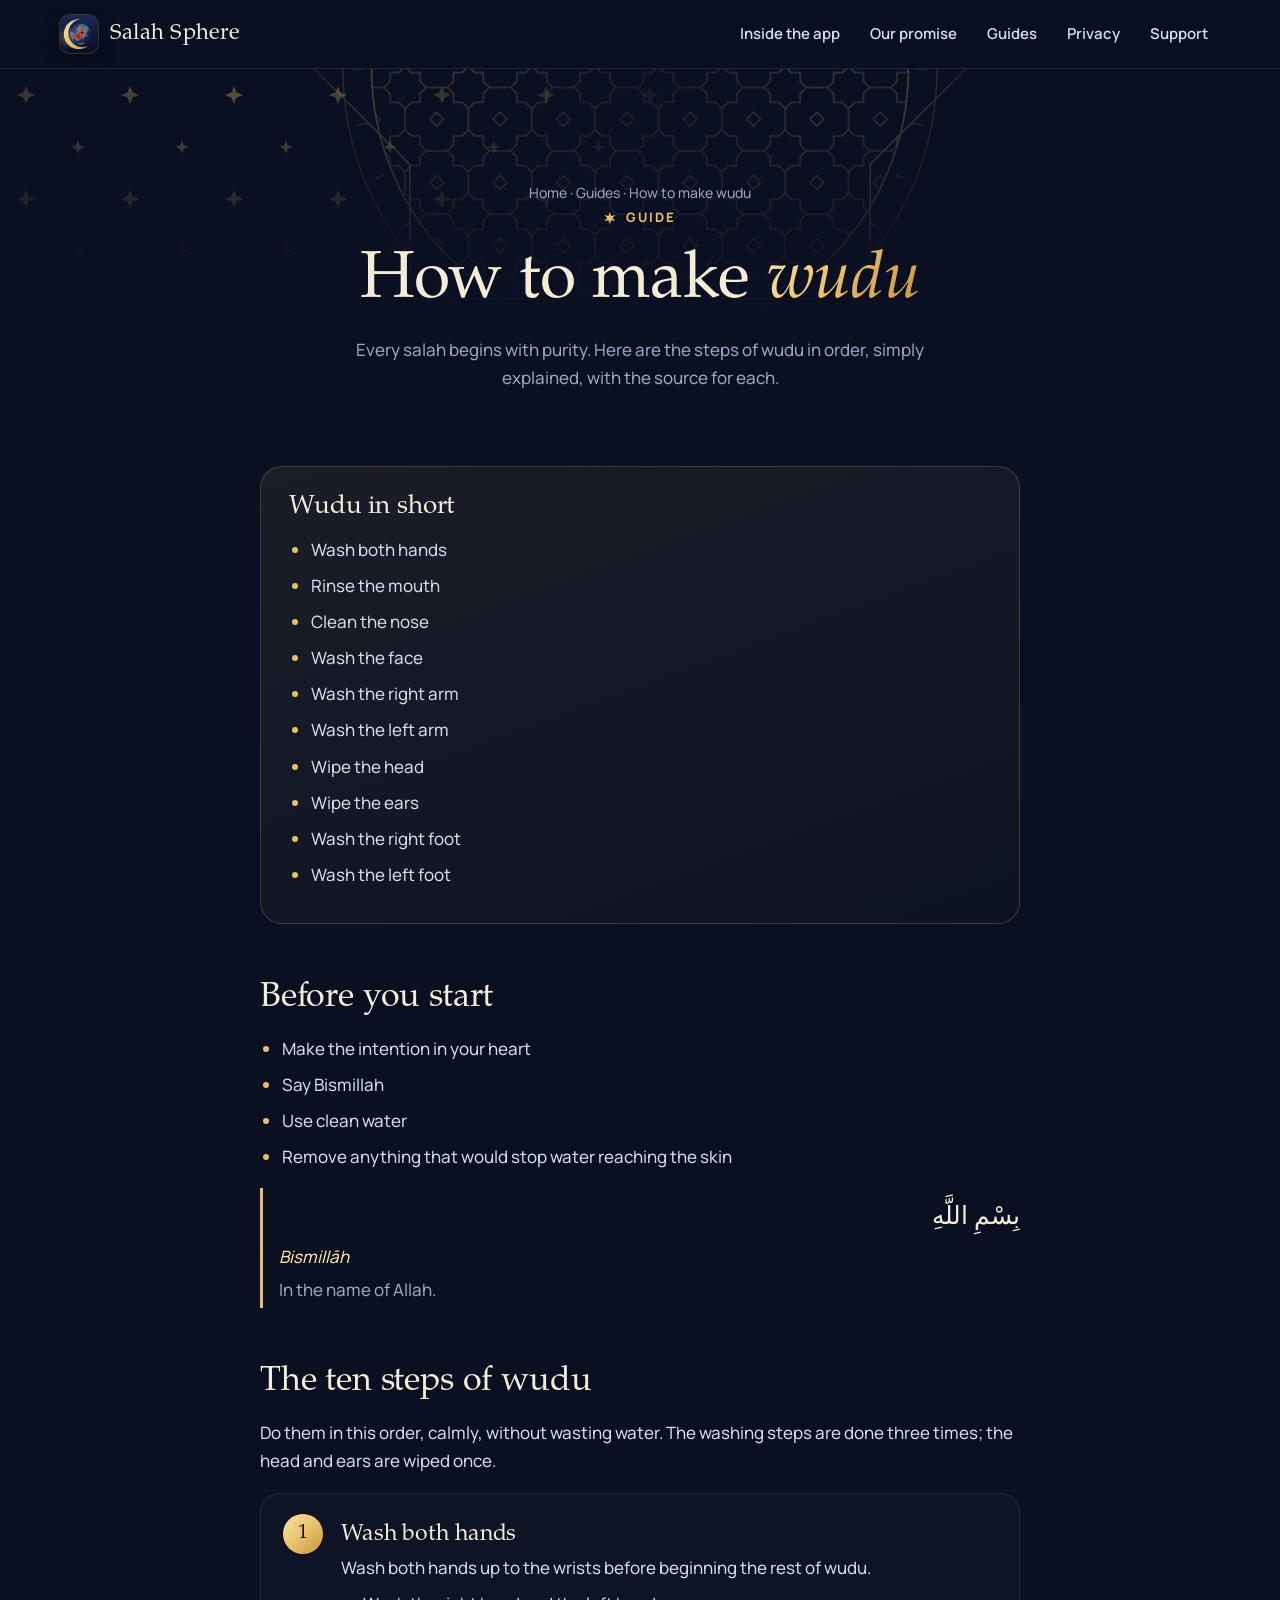
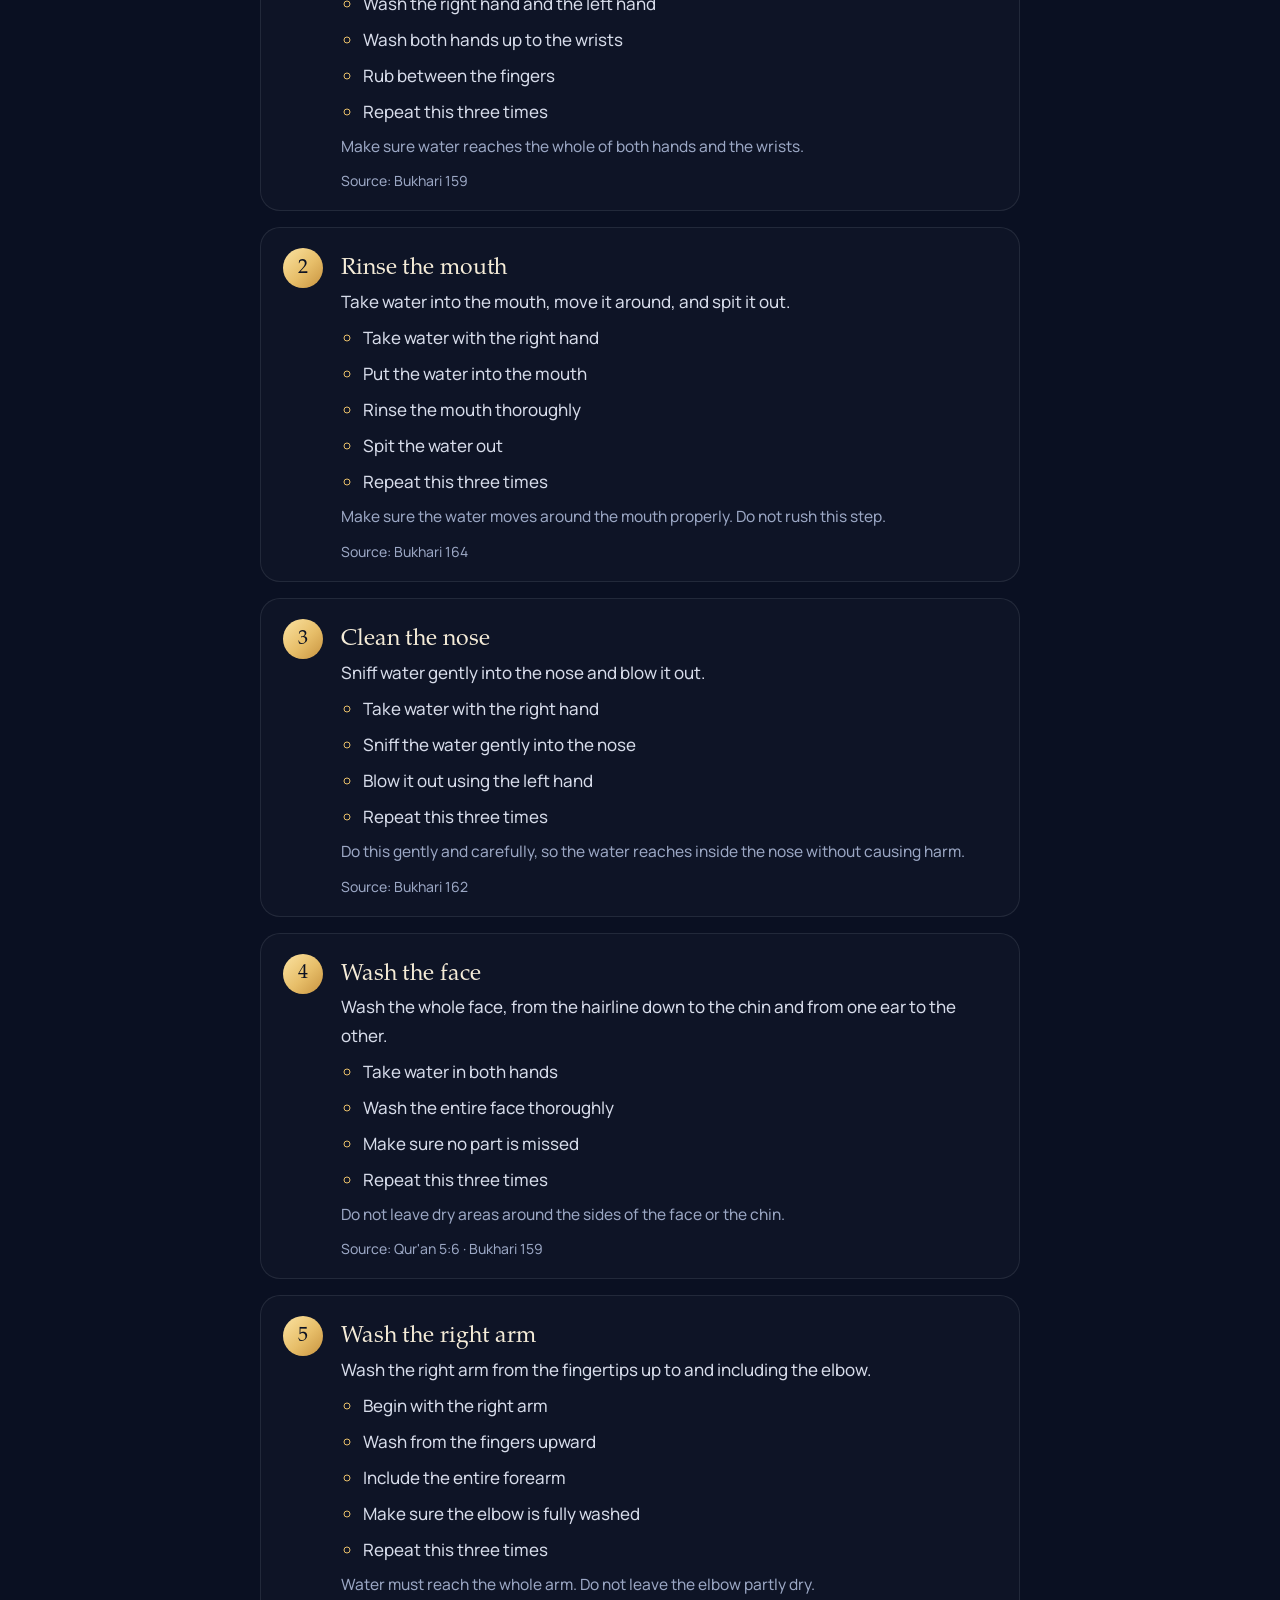
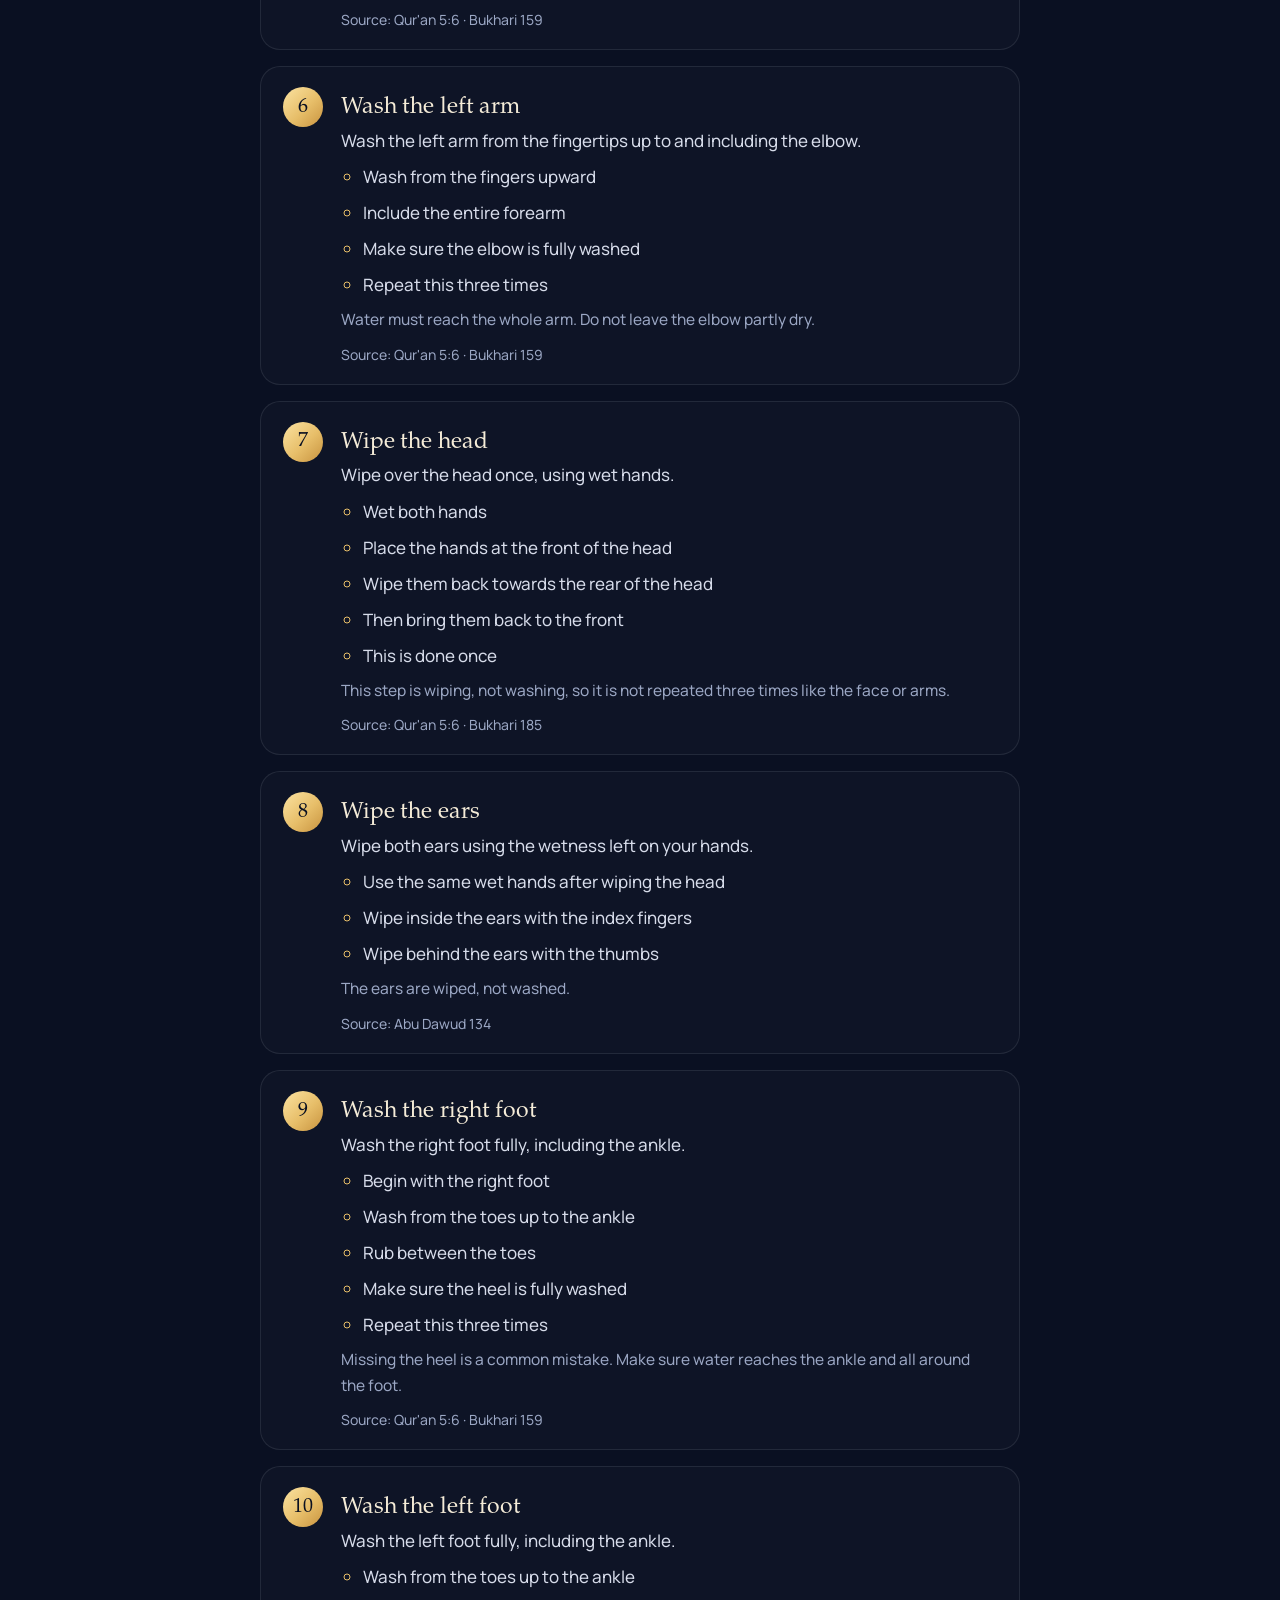
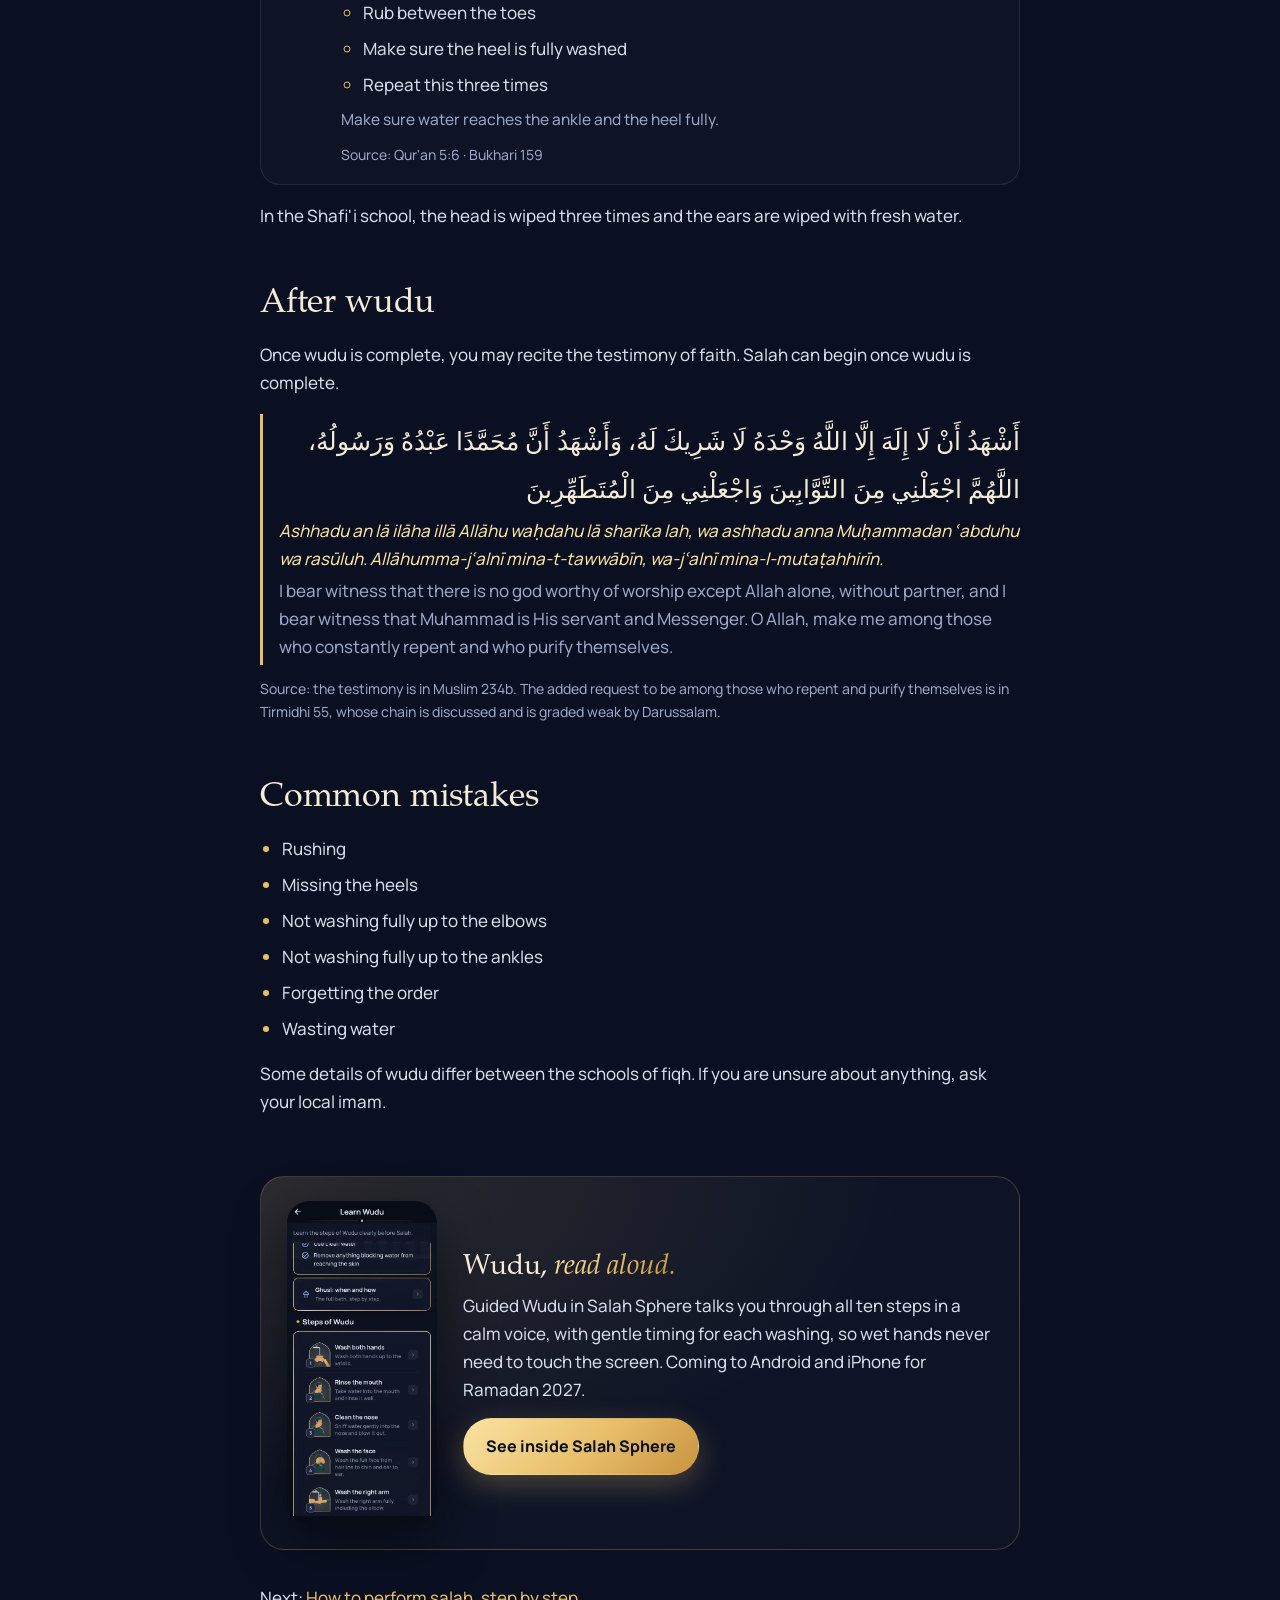
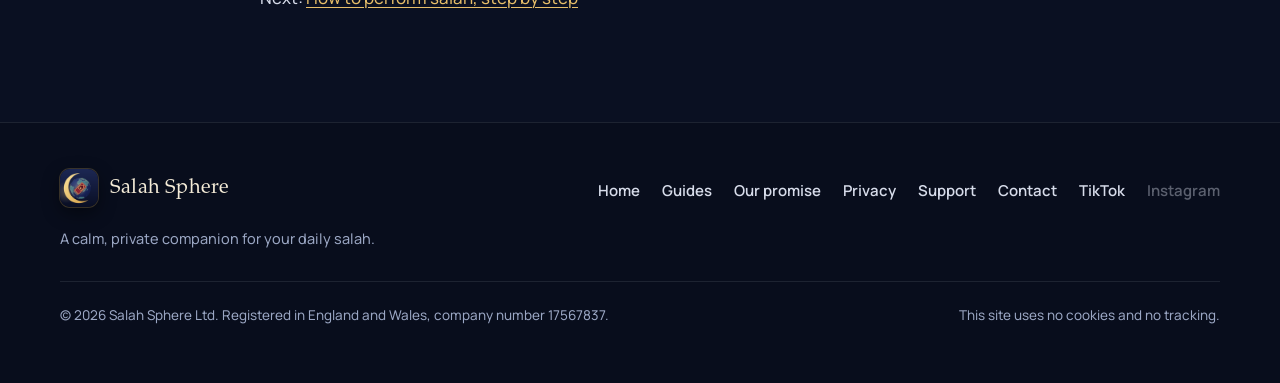
<file: how-to-make-wudu.html>
<!doctype html>
<html lang="en-GB" class="no-js">
<head>
  <meta charset="utf-8">
  <meta name="viewport" content="width=device-width, initial-scale=1">
  <title>How to Make Wudu Step by Step (With Du&#x27;a) · Salah Sphere</title>
  <meta name="description" content="A simple guide to wudu: what to do before you start, the ten steps in order with their sources, the du&#x27;a after wudu and the most common mistakes.">
  <link rel="canonical" href="https://salahsphere.app/how-to-make-wudu.html">
  <meta name="theme-color" content="#0A1022">
  <link rel="icon" href="assets/img/favicon-32.png" sizes="32x32" type="image/png">
  <link rel="apple-touch-icon" href="assets/img/apple-touch-icon.png">
  <meta property="og:type" content="article">
  <meta property="og:site_name" content="Salah Sphere">
  <meta property="og:locale" content="en_GB">
  <meta property="og:title" content="How to Make Wudu Step by Step (With Du&#x27;a) · Salah Sphere">
  <meta property="og:description" content="A simple guide to wudu: what to do before you start, the ten steps in order with their sources, the du&#x27;a after wudu and the most common mistakes.">
  <meta property="og:url" content="https://salahsphere.app/how-to-make-wudu.html">
  <meta property="og:image" content="https://salahsphere.app/assets/img/og.png">
  <meta name="twitter:card" content="summary_large_image">
  <script type="application/ld+json">
  {"@context": "https://schema.org", "@graph": [{"@type": "BreadcrumbList", "itemListElement": [{"@type": "ListItem", "position": 1, "name": "Home", "item": "https://salahsphere.app/"}, {"@type": "ListItem", "position": 2, "name": "Guides", "item": "https://salahsphere.app/guides.html"}, {"@type": "ListItem", "position": 3, "name": "How to make wudu", "item": "https://salahsphere.app/how-to-make-wudu.html"}]}, {"@type": "Article", "headline": "How to make wudu, step by step", "description": "A simple guide to wudu: what to do before you start, the ten steps in order with their sources, the du'a after wudu and the most common mistakes.", "mainEntityOfPage": "https://salahsphere.app/how-to-make-wudu.html", "inLanguage": "en-GB", "datePublished": "2026-11-07", "dateModified": "2026-11-24", "image": "https://salahsphere.app/assets/img/og.png", "author": {"@id": "https://salahsphere.app/#organization"}, "publisher": {"@type": "Organization", "@id": "https://salahsphere.app/#organization", "name": "Salah Sphere", "logo": {"@type": "ImageObject", "url": "https://salahsphere.app/assets/img/icon-512.png"}}}]}
  </script>
  <link rel="stylesheet" href="styles.css">
  <script>document.documentElement.classList.remove('no-js');</script>
</head>
<body>
<a class="skip" href="#main">Skip to content</a>
<header class="site-header">
  <div class="wrap nav">
    <a class="brand" href="./" aria-label="Salah Sphere home"><img src="assets/img/icon-96.png" alt="" width="38" height="38"><span>Salah Sphere</span></a>
    <nav class="nav-links" aria-label="Main">
      <a class="hide-sm" href="./#inside">Inside the app</a>
      <a class="hide-md" href="our-promise.html">Our promise</a>
      <a href="guides.html">Guides</a>
      <a class="hide-sm" href="privacy.html">Privacy</a>
      <a href="support.html">Support</a>
    </nav>
  </div>
</header>

<main id="main">
  <div class="page-top has-deco">
    <div class="deco d-stars" aria-hidden="true"></div>
    <div class="deco disc disc-khatam d-page-disc" aria-hidden="true"></div>
    <div class="wrap page-hero">
      <p class="crumbs"><a href="./">Home</a> · <a href="guides.html">Guides</a> · <span aria-current="page">How to make wudu</span></p>
      <span class="eyebrow">Guide</span>
      <h1>How to make <span class="gold-text">wudu</span></h1>
      <p>Every salah begins with purity. Here are the steps of wudu in order, simply explained, with the source for each.</p>
    </div>
  </div>

  <article class="wrap prose">
    <div class="summary">
      <h2>Wudu in short</h2>
      <ul>
        <li>Wash both hands</li><li>Rinse the mouth</li><li>Clean the nose</li><li>Wash the face</li><li>Wash the right arm</li><li>Wash the left arm</li><li>Wipe the head</li><li>Wipe the ears</li><li>Wash the right foot</li><li>Wash the left foot</li>
      </ul>
    </div>

    <h2>Before you start</h2>
    <ul><li>Make the intention in your heart</li><li>Say Bismillah</li><li>Use clean water</li><li>Remove anything that would stop water reaching the skin</li></ul>
<div class="say">
<p class="ar" lang="ar" dir="rtl">بِسْمِ اللَّهِ</p>
<p class="tr">Bismillāh</p>
<p class="mn">In the name of Allah.</p>
</div>

    <h2>The ten steps of wudu</h2>
    <p>Do them in this order, calmly, without wasting water. The washing steps are done three times; the head and ears are wiped once.</p>
    <ol class="steps">
      <li>
        <h3>Wash both hands</h3>
        <p>Wash both hands up to the wrists before beginning the rest of wudu.</p>
        <ul><li>Wash the right hand and the left hand</li><li>Wash both hands up to the wrists</li><li>Rub between the fingers</li><li>Repeat this three times</li></ul>
        <p class="tip">Make sure water reaches the whole of both hands and the wrists.</p>
        <p class="src">Source: Bukhari 159</p>
      </li>
      <li>
        <h3>Rinse the mouth</h3>
        <p>Take water into the mouth, move it around, and spit it out.</p>
        <ul><li>Take water with the right hand</li><li>Put the water into the mouth</li><li>Rinse the mouth thoroughly</li><li>Spit the water out</li><li>Repeat this three times</li></ul>
        <p class="tip">Make sure the water moves around the mouth properly. Do not rush this step.</p>
        <p class="src">Source: Bukhari 164</p>
      </li>
      <li>
        <h3>Clean the nose</h3>
        <p>Sniff water gently into the nose and blow it out.</p>
        <ul><li>Take water with the right hand</li><li>Sniff the water gently into the nose</li><li>Blow it out using the left hand</li><li>Repeat this three times</li></ul>
        <p class="tip">Do this gently and carefully, so the water reaches inside the nose without causing harm.</p>
        <p class="src">Source: Bukhari 162</p>
      </li>
      <li>
        <h3>Wash the face</h3>
        <p>Wash the whole face, from the hairline down to the chin and from one ear to the other.</p>
        <ul><li>Take water in both hands</li><li>Wash the entire face thoroughly</li><li>Make sure no part is missed</li><li>Repeat this three times</li></ul>
        <p class="tip">Do not leave dry areas around the sides of the face or the chin.</p>
        <p class="src">Source: Qur&#x27;an 5:6 · Bukhari 159</p>
      </li>
      <li>
        <h3>Wash the right arm</h3>
        <p>Wash the right arm from the fingertips up to and including the elbow.</p>
        <ul><li>Begin with the right arm</li><li>Wash from the fingers upward</li><li>Include the entire forearm</li><li>Make sure the elbow is fully washed</li><li>Repeat this three times</li></ul>
        <p class="tip">Water must reach the whole arm. Do not leave the elbow partly dry.</p>
        <p class="src">Source: Qur&#x27;an 5:6 · Bukhari 159</p>
      </li>
      <li>
        <h3>Wash the left arm</h3>
        <p>Wash the left arm from the fingertips up to and including the elbow.</p>
        <ul><li>Wash from the fingers upward</li><li>Include the entire forearm</li><li>Make sure the elbow is fully washed</li><li>Repeat this three times</li></ul>
        <p class="tip">Water must reach the whole arm. Do not leave the elbow partly dry.</p>
        <p class="src">Source: Qur&#x27;an 5:6 · Bukhari 159</p>
      </li>
      <li>
        <h3>Wipe the head</h3>
        <p>Wipe over the head once, using wet hands.</p>
        <ul><li>Wet both hands</li><li>Place the hands at the front of the head</li><li>Wipe them back towards the rear of the head</li><li>Then bring them back to the front</li><li>This is done once</li></ul>
        <p class="tip">This step is wiping, not washing, so it is not repeated three times like the face or arms.</p>
        <p class="src">Source: Qur&#x27;an 5:6 · Bukhari 185</p>
      </li>
      <li>
        <h3>Wipe the ears</h3>
        <p>Wipe both ears using the wetness left on your hands.</p>
        <ul><li>Use the same wet hands after wiping the head</li><li>Wipe inside the ears with the index fingers</li><li>Wipe behind the ears with the thumbs</li></ul>
        <p class="tip">The ears are wiped, not washed.</p>
        <p class="src">Source: Abu Dawud 134</p>
      </li>
      <li>
        <h3>Wash the right foot</h3>
        <p>Wash the right foot fully, including the ankle.</p>
        <ul><li>Begin with the right foot</li><li>Wash from the toes up to the ankle</li><li>Rub between the toes</li><li>Make sure the heel is fully washed</li><li>Repeat this three times</li></ul>
        <p class="tip">Missing the heel is a common mistake. Make sure water reaches the ankle and all around the foot.</p>
        <p class="src">Source: Qur&#x27;an 5:6 · Bukhari 159</p>
      </li>
      <li>
        <h3>Wash the left foot</h3>
        <p>Wash the left foot fully, including the ankle.</p>
        <ul><li>Wash from the toes up to the ankle</li><li>Rub between the toes</li><li>Make sure the heel is fully washed</li><li>Repeat this three times</li></ul>
        <p class="tip">Make sure water reaches the ankle and the heel fully.</p>
        <p class="src">Source: Qur&#x27;an 5:6 · Bukhari 159</p>
      </li>
    </ol>
    <p>In the Shafi'i school, the head is wiped three times and the ears are wiped with fresh water.</p>

    <h2>After wudu</h2>
    <p>Once wudu is complete, you may recite the testimony of faith. Salah can begin once wudu is complete.</p>
<div class="say">
<p class="ar" lang="ar" dir="rtl">أَشْهَدُ أَنْ لَا إِلَهَ إِلَّا اللَّهُ وَحْدَهُ لَا شَرِيكَ لَهُ، وَأَشْهَدُ أَنَّ مُحَمَّدًا عَبْدُهُ وَرَسُولُهُ، اللَّهُمَّ اجْعَلْنِي مِنَ التَّوَّابِينَ وَاجْعَلْنِي مِنَ الْمُتَطَهِّرِينَ</p>
<p class="tr">Ashhadu an lā ilāha illā Allāhu waḥdahu lā sharīka lah, wa ashhadu anna Muḥammadan ʿabduhu wa rasūluh. Allāhumma-jʿalnī mina-t-tawwābīn, wa-jʿalnī mina-l-mutaṭahhirīn.</p>
<p class="mn">I bear witness that there is no god worthy of worship except Allah alone, without partner, and I bear witness that Muhammad is His servant and Messenger. O Allah, make me among those who constantly repent and who purify themselves.</p>
</div>
    <p class="src">Source: the testimony is in Muslim 234b. The added request to be among those who repent and purify themselves is in Tirmidhi 55, whose chain is discussed and is graded weak by Darussalam.</p>

    <h2>Common mistakes</h2>
    <ul><li>Rushing</li><li>Missing the heels</li><li>Not washing fully up to the elbows</li><li>Not washing fully up to the ankles</li><li>Forgetting the order</li><li>Wasting water</li></ul>
    <p>Some details of wudu differ between the schools of fiqh. If you are unsure about anything, ask your local imam.</p>

    <aside class="app-cta">
      <img src="assets/shots/learn-wudu.webp" alt="Practise Wudu in Salah Sphere: the steps of wudu, each with its own picture" width="390" height="844" loading="lazy">
      <div>
        <h2>Wudu, <span class="gold-text">read aloud.</span></h2>
        <p>Guided Wudu in Salah Sphere talks you through all ten steps in a calm voice, with gentle timing for each washing, so wet hands never need to touch the screen. Coming to Android and iPhone for Ramadan 2027.</p>
        <a class="btn btn-gold" href="./#inside">See inside Salah Sphere</a>
      </div>
    </aside>

    <p class="next-guide">Next: <a href="how-to-pray-salah.html">How to perform salah, step by step</a></p>
  </article>
</main>

<footer class="site-footer">
  <div class="wrap">
    <div class="foot">
      <div>
        <a class="brand" href="./"><img src="assets/img/icon-96.png" alt="" width="38" height="38"><span>Salah Sphere</span></a>
        <p>A calm, private companion for your daily salah.</p>
      </div>
      <nav aria-label="Footer">
        <a href="./">Home</a>
        <a href="guides.html">Guides</a>
        <a href="our-promise.html">Our promise</a>
        <a href="privacy.html">Privacy</a>
        <a href="support.html">Support</a>
        <a href="mailto:hello@salahsphere.app">Contact</a>
        <a href="https://www.tiktok.com/@salahsphereapp" rel="me noopener">TikTok</a>
        <span class="is-off" role="link" aria-disabled="true">Instagram</span>
      </nav>
    </div>
    <div class="legal">
      <span>© 2026 Salah Sphere Ltd. Registered in England and Wales, company number 17567837.</span>
      <span>This site uses no cookies and no tracking.</span>
    </div>
  </div>
</footer>
</body>
</html>
</file>
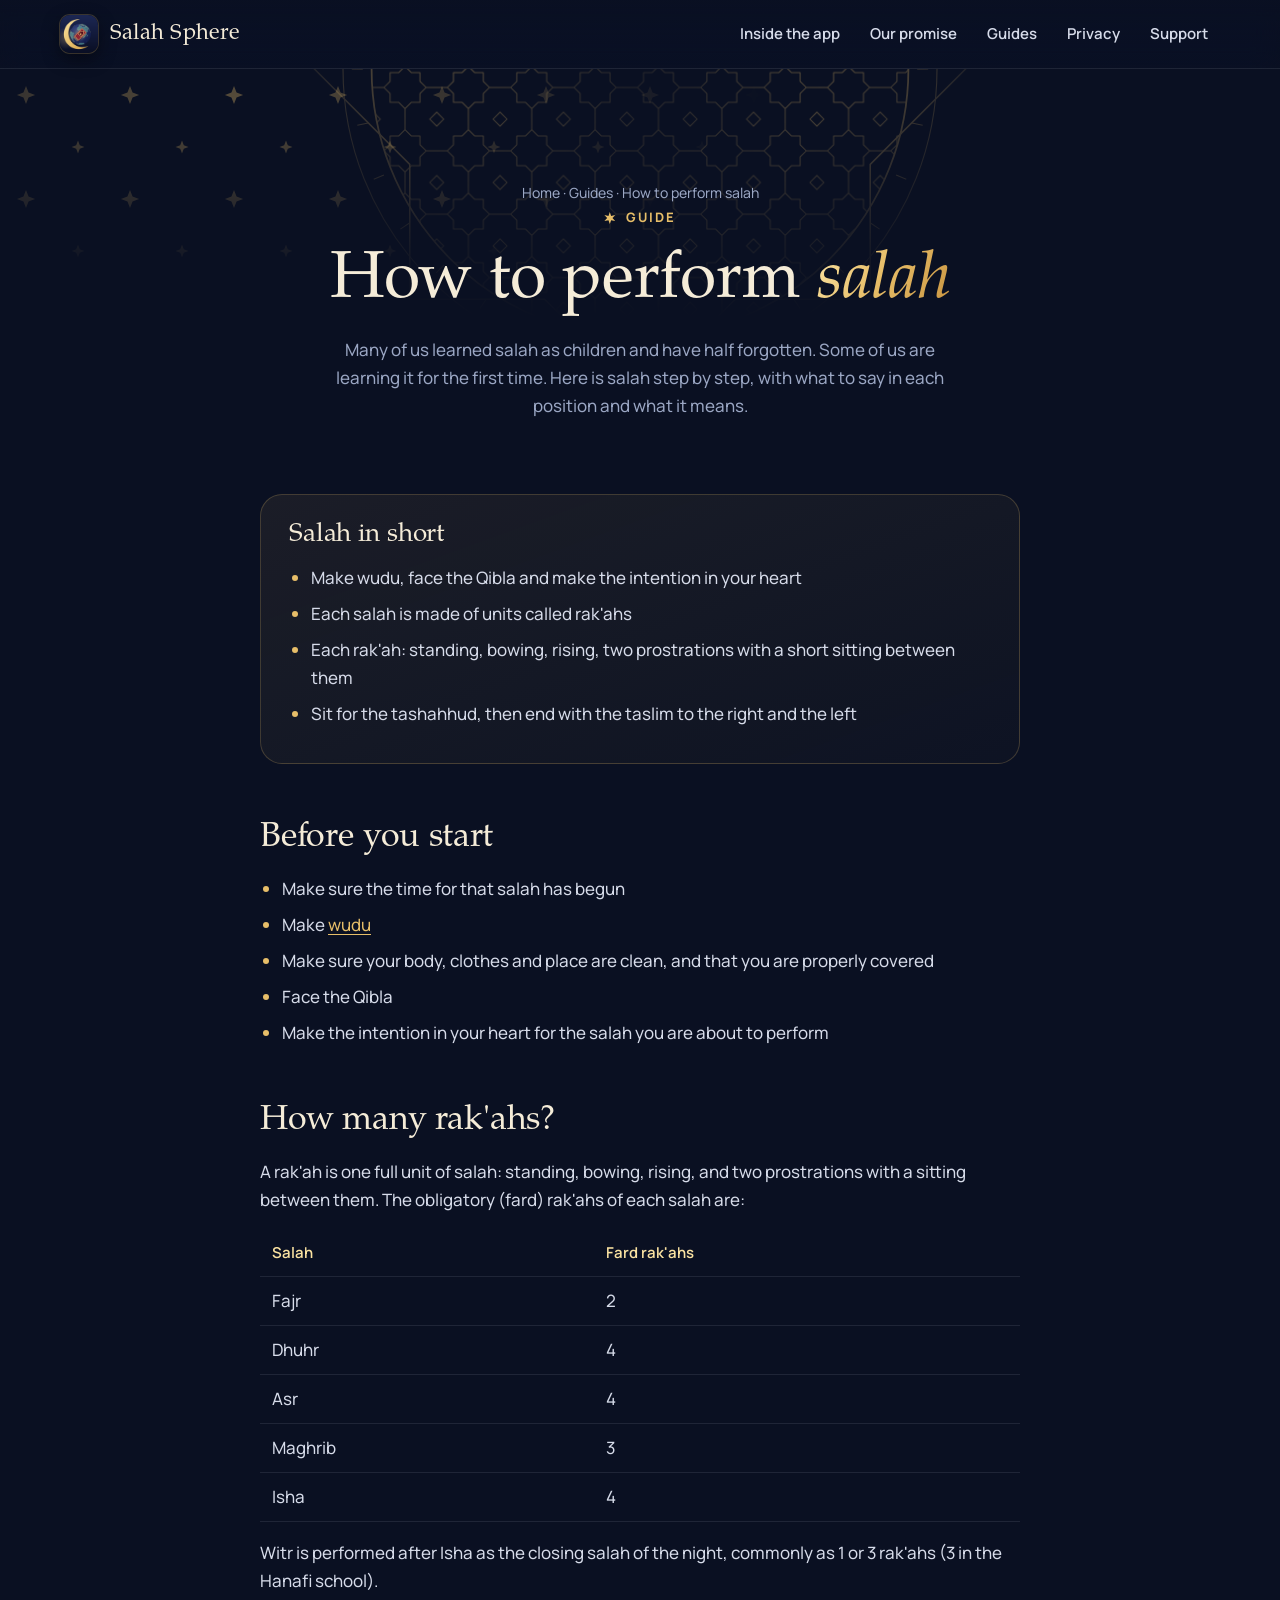
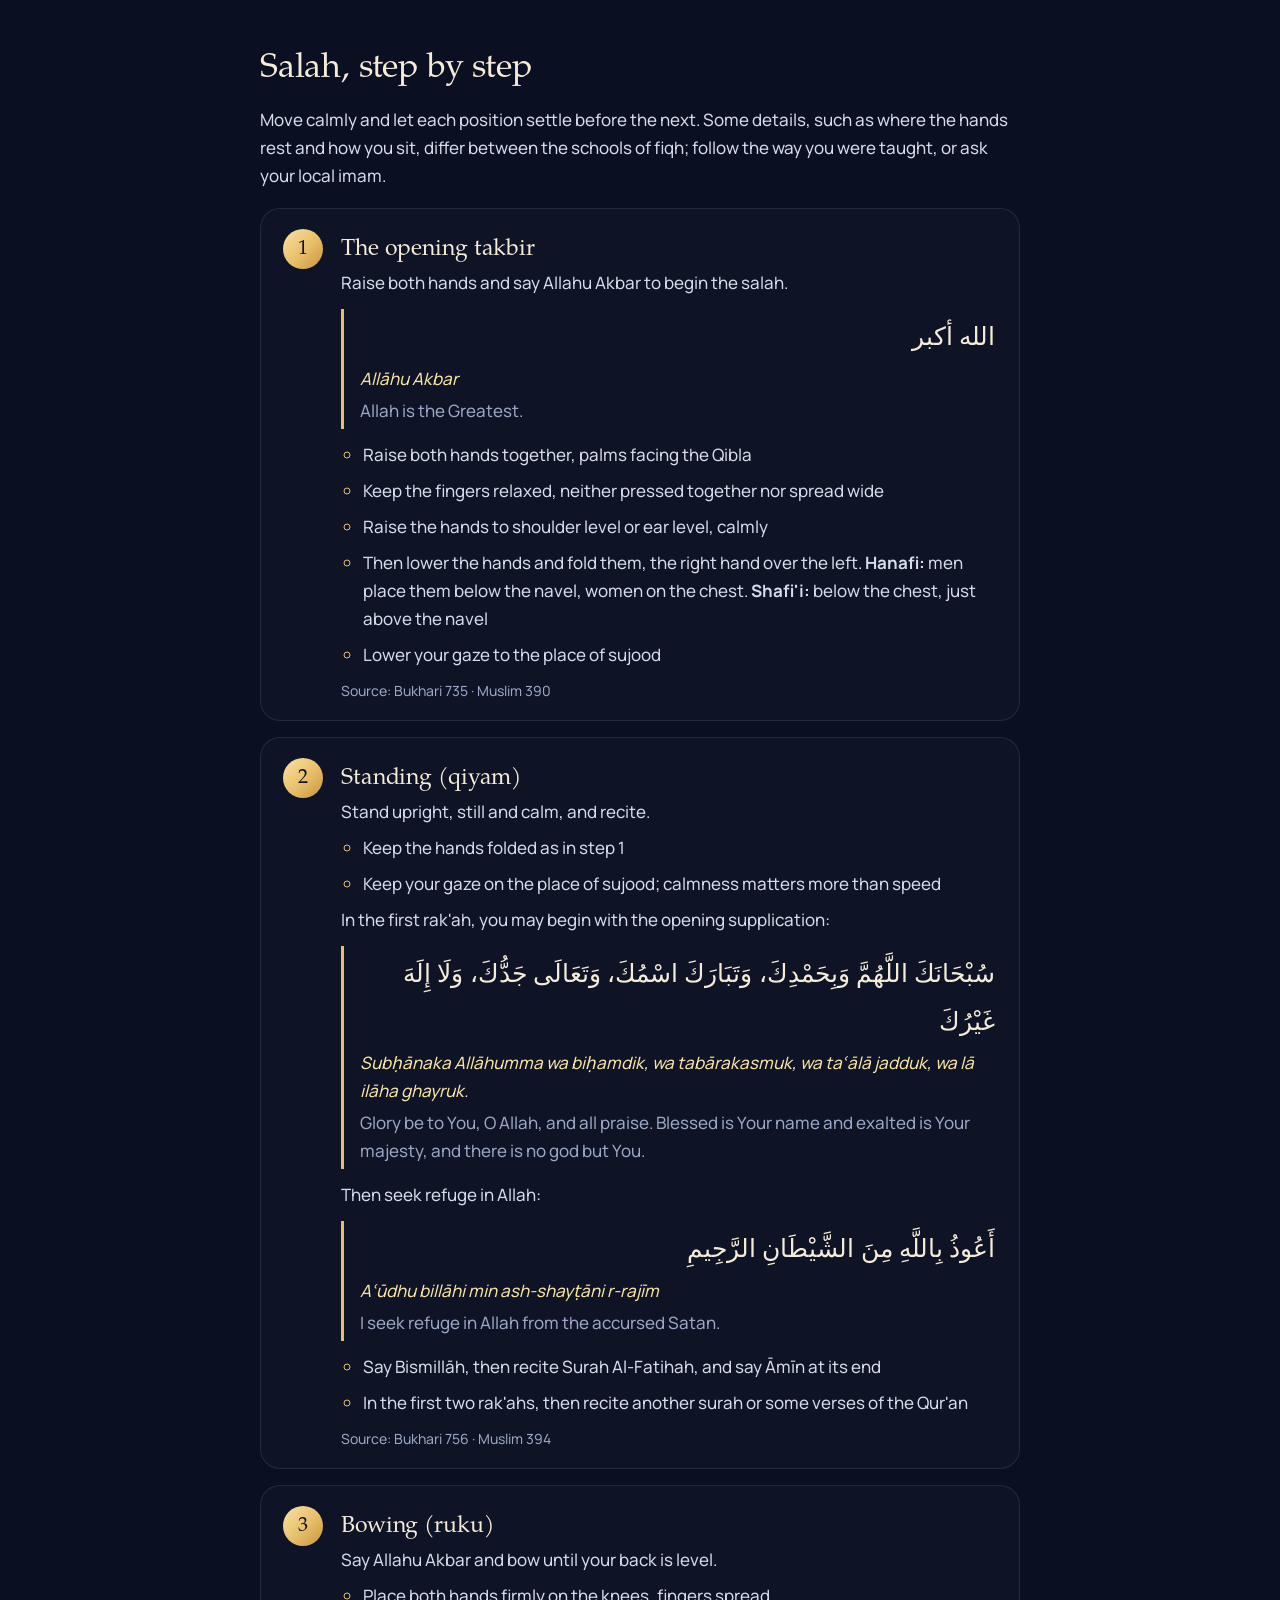
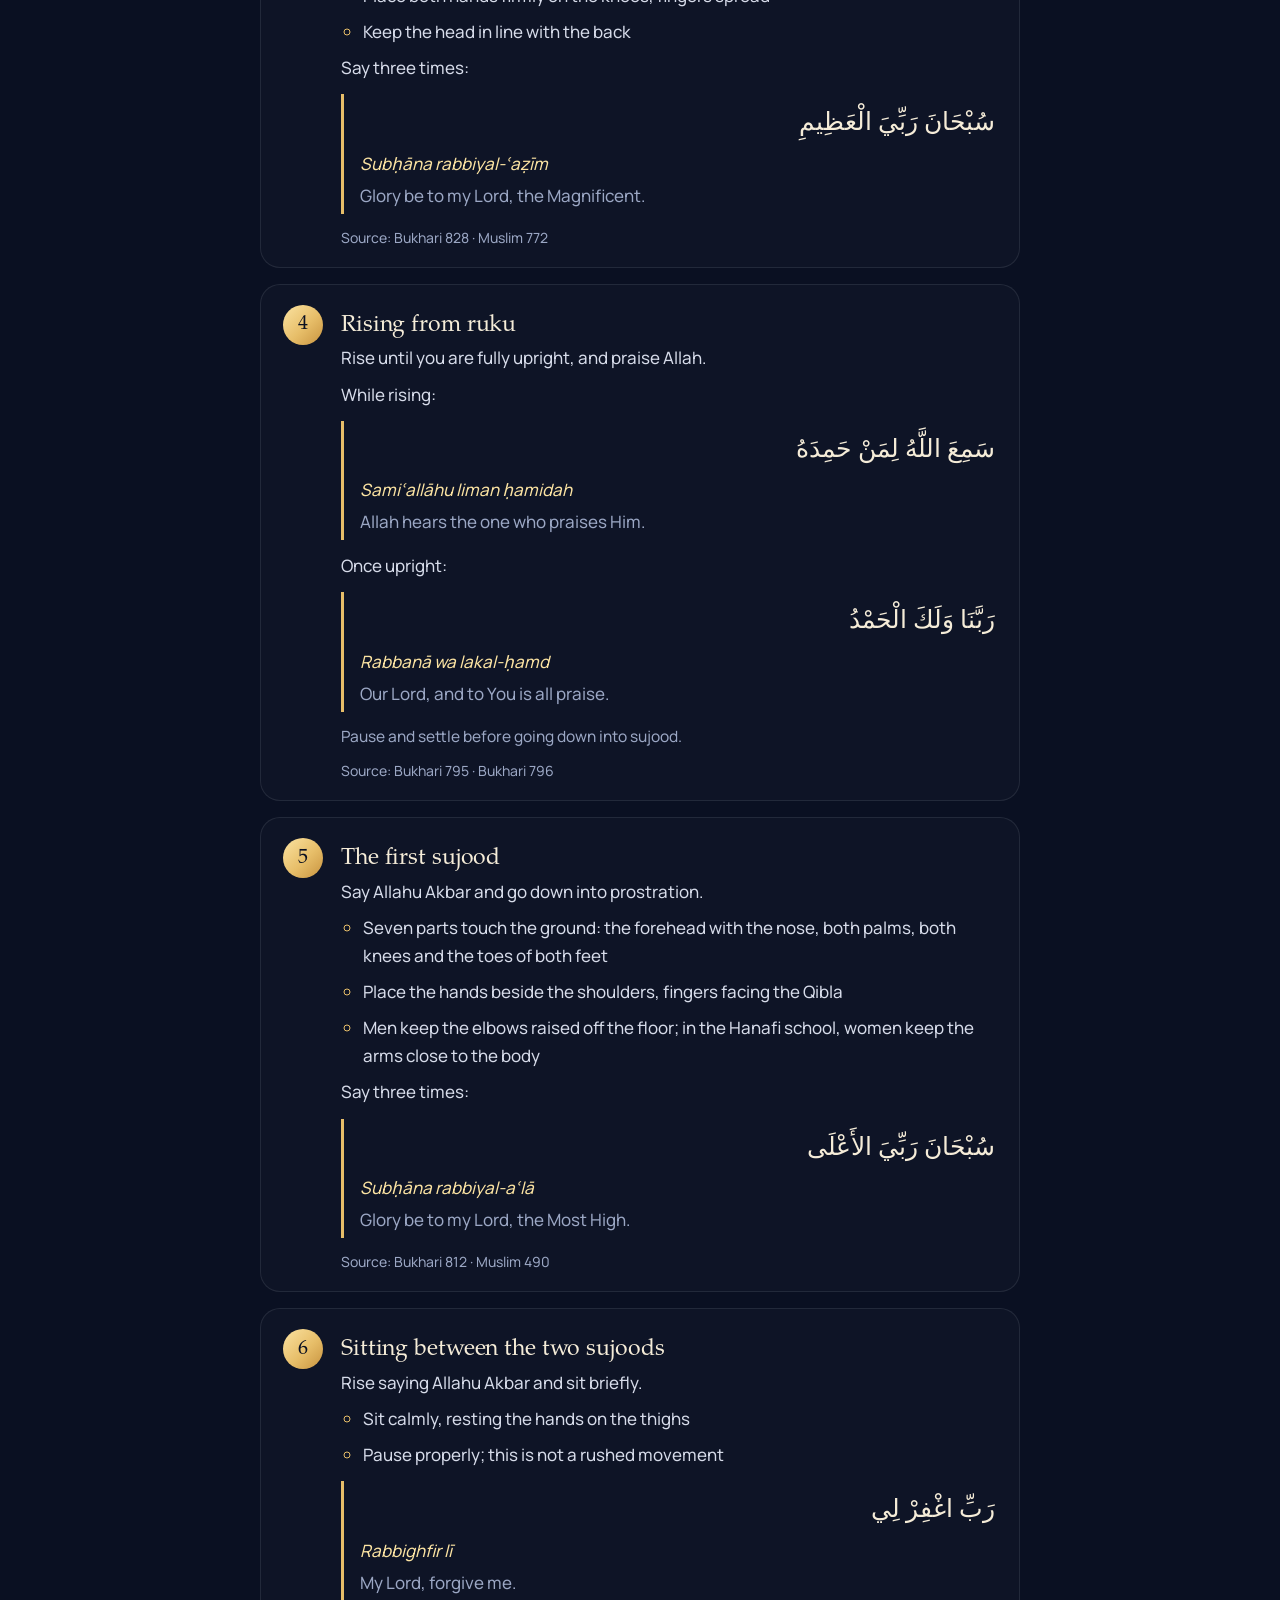
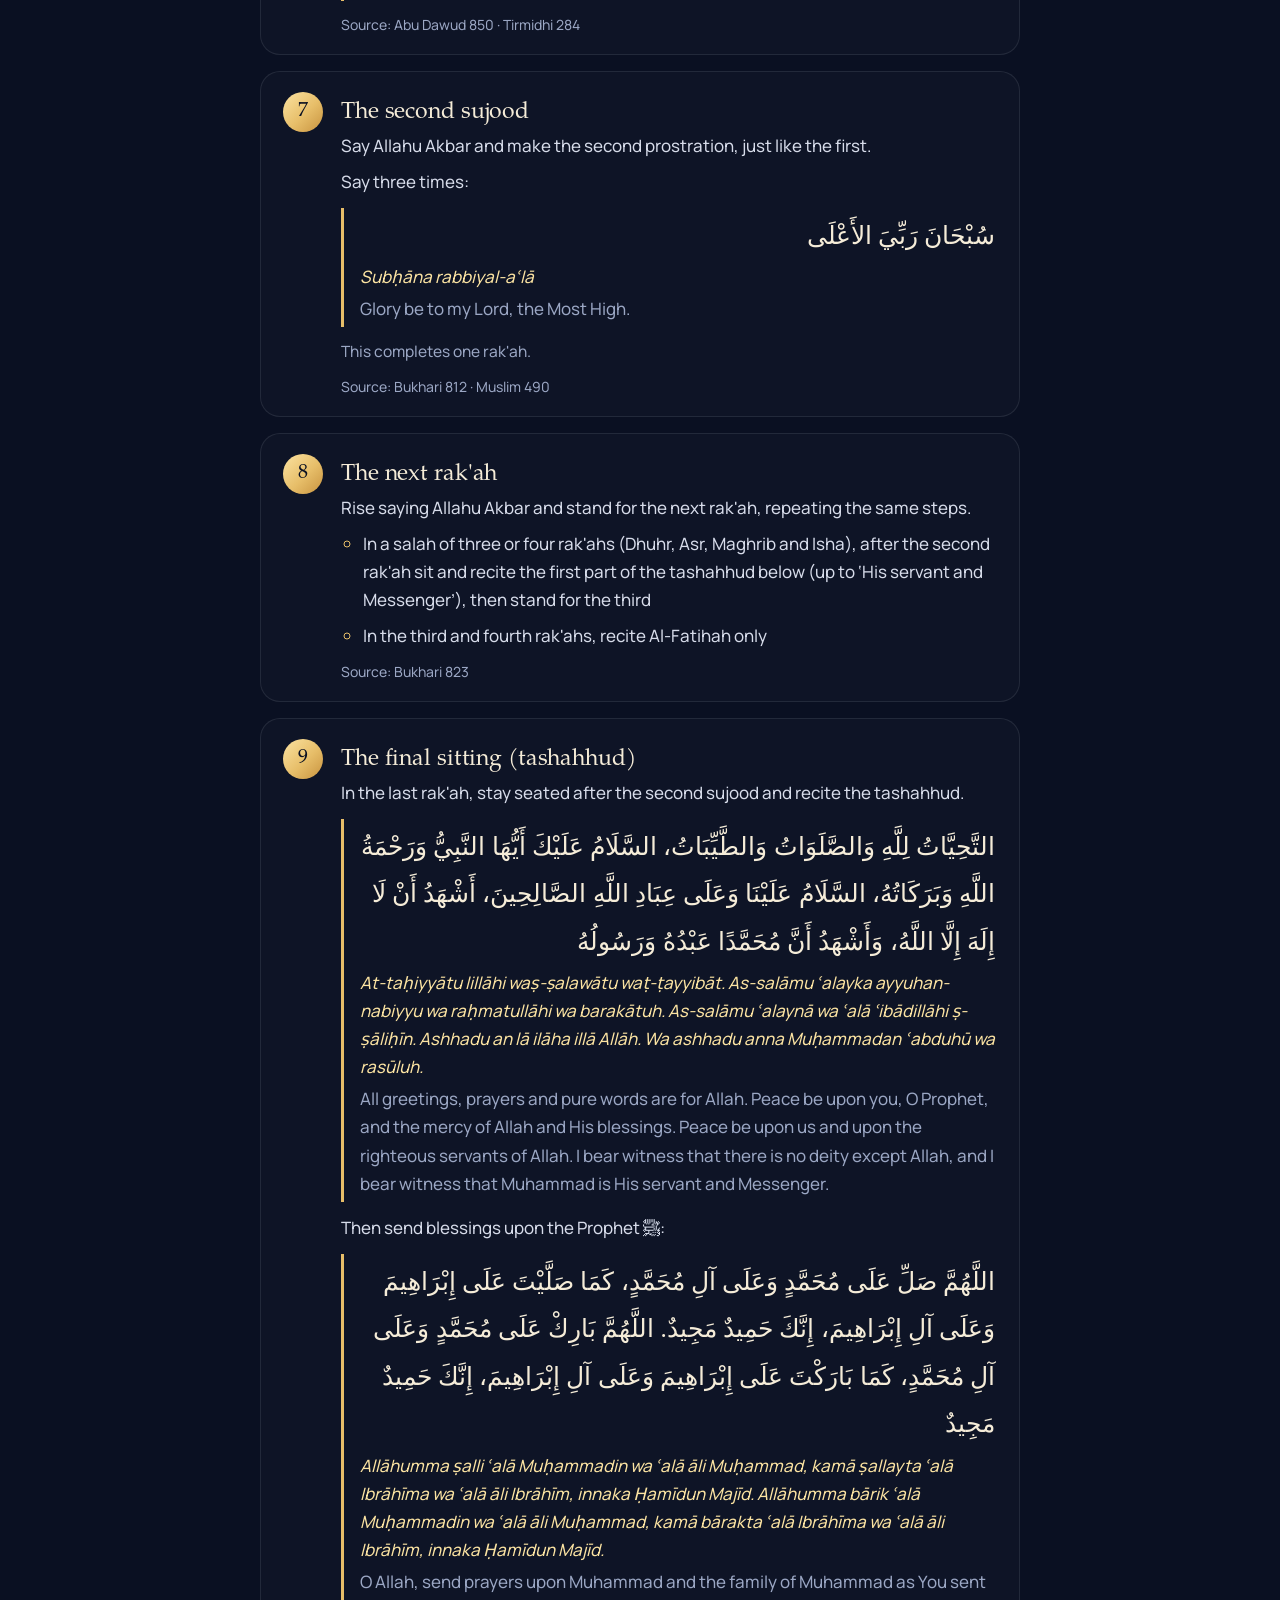
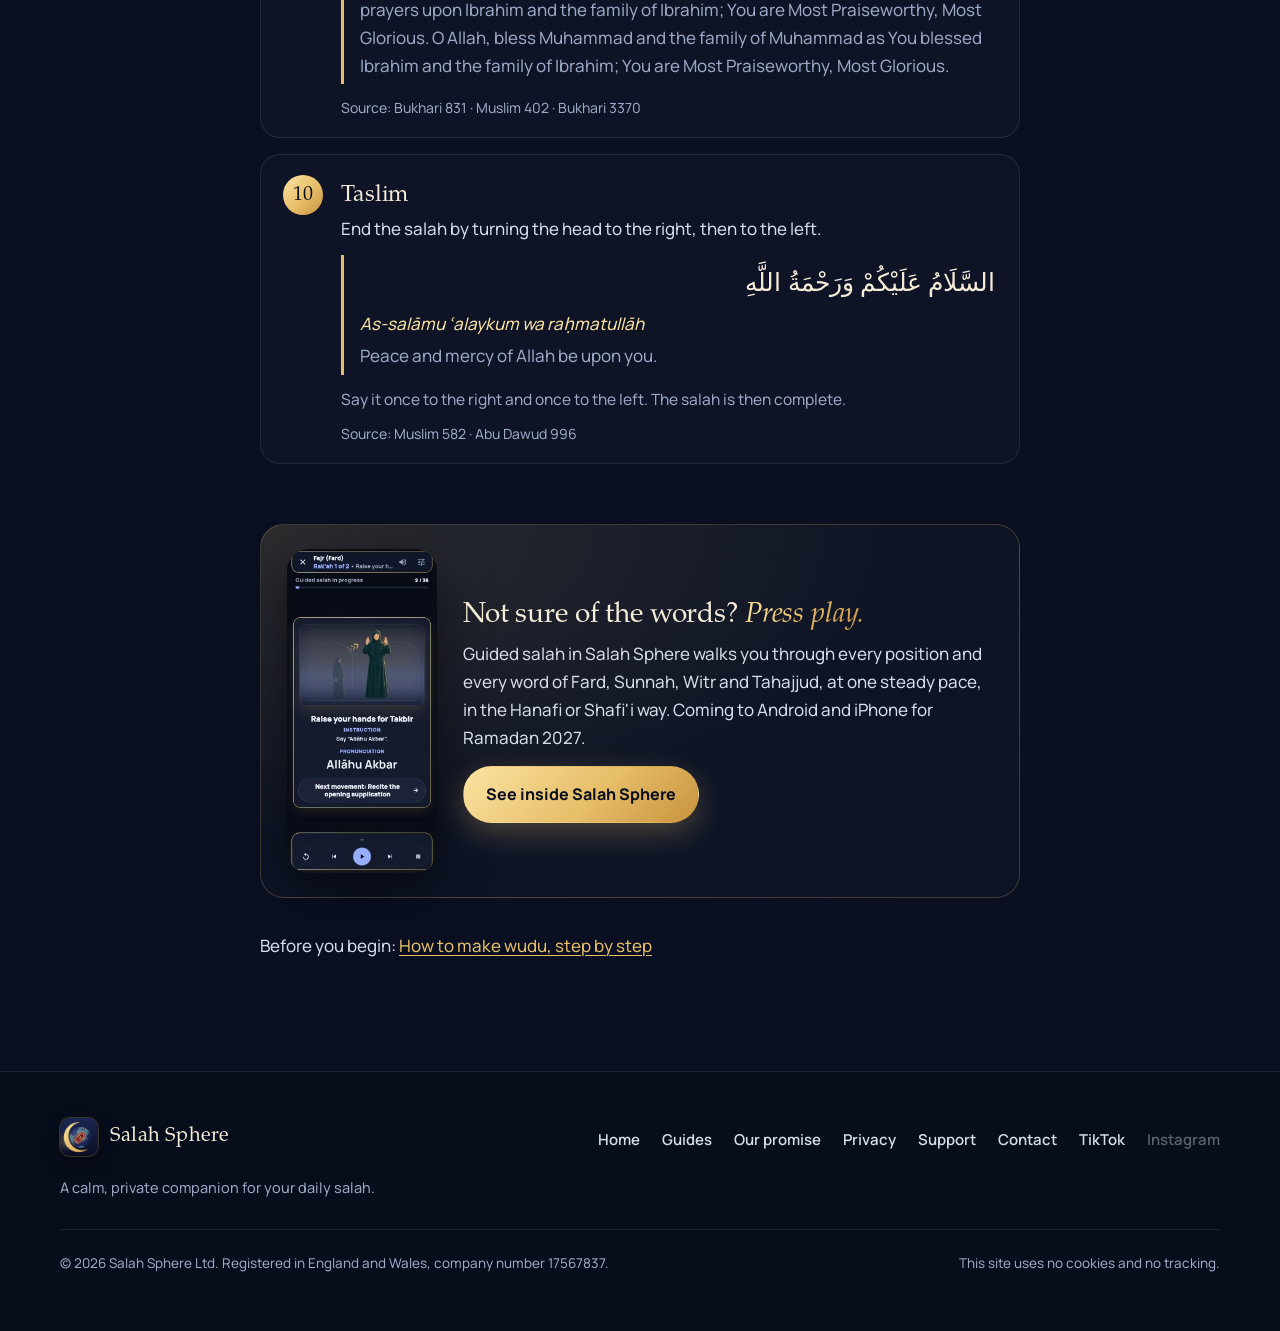
<file: how-to-pray-salah.html>
<!doctype html>
<html lang="en-GB" class="no-js">
<head>
  <meta charset="utf-8">
  <meta name="viewport" content="width=device-width, initial-scale=1">
  <title>How to Pray Salah Step by Step · Salah Sphere</title>
  <meta name="description" content="Learn salah step by step: the takbir, standing, ruku, sujood, tashahhud and taslim, what to say in each position, and how many rak&#x27;ahs each salah has.">
  <link rel="canonical" href="https://salahsphere.app/how-to-pray-salah.html">
  <meta name="theme-color" content="#0A1022">
  <link rel="icon" href="assets/img/favicon-32.png" sizes="32x32" type="image/png">
  <link rel="apple-touch-icon" href="assets/img/apple-touch-icon.png">
  <meta property="og:type" content="article">
  <meta property="og:site_name" content="Salah Sphere">
  <meta property="og:locale" content="en_GB">
  <meta property="og:title" content="How to Pray Salah Step by Step · Salah Sphere">
  <meta property="og:description" content="Learn salah step by step: the takbir, standing, ruku, sujood, tashahhud and taslim, what to say in each position, and how many rak&#x27;ahs each salah has.">
  <meta property="og:url" content="https://salahsphere.app/how-to-pray-salah.html">
  <meta property="og:image" content="https://salahsphere.app/assets/img/og.png">
  <meta name="twitter:card" content="summary_large_image">
  <script type="application/ld+json">
  {"@context": "https://schema.org", "@graph": [{"@type": "BreadcrumbList", "itemListElement": [{"@type": "ListItem", "position": 1, "name": "Home", "item": "https://salahsphere.app/"}, {"@type": "ListItem", "position": 2, "name": "Guides", "item": "https://salahsphere.app/guides.html"}, {"@type": "ListItem", "position": 3, "name": "How to perform salah", "item": "https://salahsphere.app/how-to-pray-salah.html"}]}, {"@type": "Article", "headline": "How to perform salah, step by step", "description": "Learn salah step by step: the takbir, standing, ruku, sujood, tashahhud and taslim, what to say in each position, and how many rak'ahs each salah has.", "mainEntityOfPage": "https://salahsphere.app/how-to-pray-salah.html", "inLanguage": "en-GB", "datePublished": "2026-11-07", "dateModified": "2026-11-24", "image": "https://salahsphere.app/assets/img/og.png", "author": {"@id": "https://salahsphere.app/#organization"}, "publisher": {"@type": "Organization", "@id": "https://salahsphere.app/#organization", "name": "Salah Sphere", "logo": {"@type": "ImageObject", "url": "https://salahsphere.app/assets/img/icon-512.png"}}}]}
  </script>
  <link rel="stylesheet" href="styles.css">
  <script>document.documentElement.classList.remove('no-js');</script>
</head>
<body>
<a class="skip" href="#main">Skip to content</a>
<header class="site-header">
  <div class="wrap nav">
    <a class="brand" href="./" aria-label="Salah Sphere home"><img src="assets/img/icon-96.png" alt="" width="38" height="38"><span>Salah Sphere</span></a>
    <nav class="nav-links" aria-label="Main">
      <a class="hide-sm" href="./#inside">Inside the app</a>
      <a class="hide-md" href="our-promise.html">Our promise</a>
      <a href="guides.html">Guides</a>
      <a class="hide-sm" href="privacy.html">Privacy</a>
      <a href="support.html">Support</a>
    </nav>
  </div>
</header>

<main id="main">
  <div class="page-top has-deco">
    <div class="deco d-stars" aria-hidden="true"></div>
    <div class="deco disc disc-khatam d-page-disc" aria-hidden="true"></div>
    <div class="wrap page-hero">
      <p class="crumbs"><a href="./">Home</a> · <a href="guides.html">Guides</a> · <span aria-current="page">How to perform salah</span></p>
      <span class="eyebrow">Guide</span>
      <h1>How to perform <span class="gold-text">salah</span></h1>
      <p>Many of us learned salah as children and have half forgotten. Some of us are learning it for the first time. Here is salah step by step, with what to say in each position and what it means.</p>
    </div>
  </div>

  <article class="wrap prose">
    <div class="summary">
      <h2>Salah in short</h2>
      <ul>
        <li>Make wudu, face the Qibla and make the intention in your heart</li>
        <li>Each salah is made of units called rak'ahs</li>
        <li>Each rak'ah: standing, bowing, rising, two prostrations with a short sitting between them</li>
        <li>Sit for the tashahhud, then end with the taslim to the right and the left</li>
      </ul>
    </div>

    <h2>Before you start</h2>
    <ul><li>Make sure the time for that salah has begun</li><li>Make <a href="how-to-make-wudu.html">wudu</a></li><li>Make sure your body, clothes and place are clean, and that you are properly covered</li><li>Face the Qibla</li><li>Make the intention in your heart for the salah you are about to perform</li></ul>

    <h2>How many rak'ahs?</h2>
    <p>A rak'ah is one full unit of salah: standing, bowing, rising, and two prostrations with a sitting between them. The obligatory (fard) rak'ahs of each salah are:</p>
    <table class="units">
      <thead><tr><th>Salah</th><th>Fard rak'ahs</th></tr></thead>
      <tbody>
        <tr><td>Fajr</td><td>2</td></tr>
        <tr><td>Dhuhr</td><td>4</td></tr>
        <tr><td>Asr</td><td>4</td></tr>
        <tr><td>Maghrib</td><td>3</td></tr>
        <tr><td>Isha</td><td>4</td></tr>
      </tbody>
    </table>
    <p>Witr is performed after Isha as the closing salah of the night, commonly as 1 or 3 rak'ahs (3 in the Hanafi school).</p>

    <h2>Salah, step by step</h2>
    <p>Move calmly and let each position settle before the next. Some details, such as where the hands rest and how you sit, differ between the schools of fiqh; follow the way you were taught, or ask your local imam.</p>
    <ol class="steps">
      <li>
        <h3>The opening takbir</h3>
        <p>Raise both hands and say Allahu Akbar to begin the salah.</p>
<div class="say">
<p class="ar" lang="ar" dir="rtl">الله أكبر</p>
<p class="tr">Allāhu Akbar</p>
<p class="mn">Allah is the Greatest.</p>
</div><ul><li>Raise both hands together, palms facing the Qibla</li><li>Keep the fingers relaxed, neither pressed together nor spread wide</li><li>Raise the hands to shoulder level or ear level, calmly</li><li>Then lower the hands and fold them, the right hand over the left. <strong>Hanafi:</strong> men place them below the navel, women on the chest. <strong>Shafi'i:</strong> below the chest, just above the navel</li><li>Lower your gaze to the place of sujood</li></ul>
        <p class="src">Source: Bukhari 735 · Muslim 390</p>
      </li>
      <li>
        <h3>Standing (qiyam)</h3>
        <p>Stand upright, still and calm, and recite.</p>
<ul><li>Keep the hands folded as in step 1</li><li>Keep your gaze on the place of sujood; calmness matters more than speed</li></ul><p>In the first rak'ah, you may begin with the opening supplication:</p><div class="say">
<p class="ar" lang="ar" dir="rtl">سُبْحَانَكَ اللَّهُمَّ وَبِحَمْدِكَ، وَتَبَارَكَ اسْمُكَ، وَتَعَالَى جَدُّكَ، وَلَا إِلَهَ غَيْرُكَ</p>
<p class="tr">Subḥānaka Allāhumma wa biḥamdik, wa tabārakasmuk, wa taʿālā jadduk, wa lā ilāha ghayruk.</p>
<p class="mn">Glory be to You, O Allah, and all praise. Blessed is Your name and exalted is Your majesty, and there is no god but You.</p>
</div><p>Then seek refuge in Allah:</p><div class="say">
<p class="ar" lang="ar" dir="rtl">أَعُوذُ بِاللَّهِ مِنَ الشَّيْطَانِ الرَّجِيمِ</p>
<p class="tr">Aʿūdhu billāhi min ash-shayṭāni r-rajīm</p>
<p class="mn">I seek refuge in Allah from the accursed Satan.</p>
</div><ul><li>Say Bismillāh, then recite Surah Al-Fatihah, and say Āmīn at its end</li><li>In the first two rak'ahs, then recite another surah or some verses of the Qur'an</li></ul>
        <p class="src">Source: Bukhari 756 · Muslim 394</p>
      </li>
      <li>
        <h3>Bowing (ruku)</h3>
        <p>Say Allahu Akbar and bow until your back is level.</p>
<ul><li>Place both hands firmly on the knees, fingers spread</li><li>Keep the head in line with the back</li></ul><p>Say three times:</p><div class="say">
<p class="ar" lang="ar" dir="rtl">سُبْحَانَ رَبِّيَ الْعَظِيمِ</p>
<p class="tr">Subḥāna rabbiyal-ʿaẓīm</p>
<p class="mn">Glory be to my Lord, the Magnificent.</p>
</div>
        <p class="src">Source: Bukhari 828 · Muslim 772</p>
      </li>
      <li>
        <h3>Rising from ruku</h3>
        <p>Rise until you are fully upright, and praise Allah.</p>
<p>While rising:</p><div class="say">
<p class="ar" lang="ar" dir="rtl">سَمِعَ اللَّهُ لِمَنْ حَمِدَهُ</p>
<p class="tr">Samiʿallāhu liman ḥamidah</p>
<p class="mn">Allah hears the one who praises Him.</p>
</div><p>Once upright:</p><div class="say">
<p class="ar" lang="ar" dir="rtl">رَبَّنَا وَلَكَ الْحَمْدُ</p>
<p class="tr">Rabbanā wa lakal-ḥamd</p>
<p class="mn">Our Lord, and to You is all praise.</p>
</div><p class="tip">Pause and settle before going down into sujood.</p>
        <p class="src">Source: Bukhari 795 · Bukhari 796</p>
      </li>
      <li>
        <h3>The first sujood</h3>
        <p>Say Allahu Akbar and go down into prostration.</p>
<ul><li>Seven parts touch the ground: the forehead with the nose, both palms, both knees and the toes of both feet</li><li>Place the hands beside the shoulders, fingers facing the Qibla</li><li>Men keep the elbows raised off the floor; in the Hanafi school, women keep the arms close to the body</li></ul><p>Say three times:</p><div class="say">
<p class="ar" lang="ar" dir="rtl">سُبْحَانَ رَبِّيَ الأَعْلَى</p>
<p class="tr">Subḥāna rabbiyal-aʿlā</p>
<p class="mn">Glory be to my Lord, the Most High.</p>
</div>
        <p class="src">Source: Bukhari 812 · Muslim 490</p>
      </li>
      <li>
        <h3>Sitting between the two sujoods</h3>
        <p>Rise saying Allahu Akbar and sit briefly.</p>
<ul><li>Sit calmly, resting the hands on the thighs</li><li>Pause properly; this is not a rushed movement</li></ul><div class="say">
<p class="ar" lang="ar" dir="rtl">رَبِّ اغْفِرْ لِي</p>
<p class="tr">Rabbighfir lī</p>
<p class="mn">My Lord, forgive me.</p>
</div>
        <p class="src">Source: Abu Dawud 850 · Tirmidhi 284</p>
      </li>
      <li>
        <h3>The second sujood</h3>
        <p>Say Allahu Akbar and make the second prostration, just like the first.</p>
<p>Say three times:</p><div class="say">
<p class="ar" lang="ar" dir="rtl">سُبْحَانَ رَبِّيَ الأَعْلَى</p>
<p class="tr">Subḥāna rabbiyal-aʿlā</p>
<p class="mn">Glory be to my Lord, the Most High.</p>
</div><p class="tip">This completes one rak'ah.</p>
        <p class="src">Source: Bukhari 812 · Muslim 490</p>
      </li>
      <li>
        <h3>The next rak'ah</h3>
        <p>Rise saying Allahu Akbar and stand for the next rak&#x27;ah, repeating the same steps.</p>
<ul><li>In a salah of three or four rak'ahs (Dhuhr, Asr, Maghrib and Isha), after the second rak'ah sit and recite the first part of the tashahhud below (up to &lsquo;His servant and Messenger&rsquo;), then stand for the third</li><li>In the third and fourth rak'ahs, recite Al-Fatihah only</li></ul>
        <p class="src">Source: Bukhari 823</p>
      </li>
      <li>
        <h3>The final sitting (tashahhud)</h3>
        <p>In the last rak&#x27;ah, stay seated after the second sujood and recite the tashahhud.</p>
<div class="say">
<p class="ar" lang="ar" dir="rtl">التَّحِيَّاتُ لِلَّهِ وَالصَّلَوَاتُ وَالطَّيِّبَاتُ، السَّلَامُ عَلَيْكَ أَيُّهَا النَّبِيُّ وَرَحْمَةُ اللَّهِ وَبَرَكَاتُهُ، السَّلَامُ عَلَيْنَا وَعَلَى عِبَادِ اللَّهِ الصَّالِحِينَ، أَشْهَدُ أَنْ لَا إِلَهَ إِلَّا اللَّهُ، وَأَشْهَدُ أَنَّ مُحَمَّدًا عَبْدُهُ وَرَسُولُهُ</p>
<p class="tr">At-taḥiyyātu lillāhi waṣ-ṣalawātu waṭ-ṭayyibāt. As-salāmu ʿalayka ayyuhan-nabiyyu wa raḥmatullāhi wa barakātuh. As-salāmu ʿalaynā wa ʿalā ʿibādillāhi ṣ-ṣāliḥīn. Ashhadu an lā ilāha illā Allāh. Wa ashhadu anna Muḥammadan ʿabduhū wa rasūluh.</p>
<p class="mn">All greetings, prayers and pure words are for Allah. Peace be upon you, O Prophet, and the mercy of Allah and His blessings. Peace be upon us and upon the righteous servants of Allah. I bear witness that there is no deity except Allah, and I bear witness that Muhammad is His servant and Messenger.</p>
</div><p>Then send blessings upon the Prophet ﷺ:</p><div class="say">
<p class="ar" lang="ar" dir="rtl">اللَّهُمَّ صَلِّ عَلَى مُحَمَّدٍ وَعَلَى آلِ مُحَمَّدٍ، كَمَا صَلَّيْتَ عَلَى إِبْرَاهِيمَ وَعَلَى آلِ إِبْرَاهِيمَ، إِنَّكَ حَمِيدٌ مَجِيدٌ. اللَّهُمَّ بَارِكْ عَلَى مُحَمَّدٍ وَعَلَى آلِ مُحَمَّدٍ، كَمَا بَارَكْتَ عَلَى إِبْرَاهِيمَ وَعَلَى آلِ إِبْرَاهِيمَ، إِنَّكَ حَمِيدٌ مَجِيدٌ</p>
<p class="tr">Allāhumma ṣalli ʿalā Muḥammadin wa ʿalā āli Muḥammad, kamā ṣallayta ʿalā Ibrāhīma wa ʿalā āli Ibrāhīm, innaka Ḥamīdun Majīd. Allāhumma bārik ʿalā Muḥammadin wa ʿalā āli Muḥammad, kamā bārakta ʿalā Ibrāhīma wa ʿalā āli Ibrāhīm, innaka Ḥamīdun Majīd.</p>
<p class="mn">O Allah, send prayers upon Muhammad and the family of Muhammad as You sent prayers upon Ibrahim and the family of Ibrahim; You are Most Praiseworthy, Most Glorious. O Allah, bless Muhammad and the family of Muhammad as You blessed Ibrahim and the family of Ibrahim; You are Most Praiseworthy, Most Glorious.</p>
</div>
        <p class="src">Source: Bukhari 831 · Muslim 402 · Bukhari 3370</p>
      </li>
      <li>
        <h3>Taslim</h3>
        <p>End the salah by turning the head to the right, then to the left.</p>
<div class="say">
<p class="ar" lang="ar" dir="rtl">السَّلَامُ عَلَيْكُمْ وَرَحْمَةُ اللَّهِ</p>
<p class="tr">As-salāmu ʿalaykum wa raḥmatullāh</p>
<p class="mn">Peace and mercy of Allah be upon you.</p>
</div><p class="tip">Say it once to the right and once to the left. The salah is then complete.</p>
        <p class="src">Source: Muslim 582 · Abu Dawud 996</p>
      </li>
    </ol>

    <aside class="app-cta">
      <img src="assets/shots/guided-salah-woman.webp" alt="A Guided Salah step in Salah Sphere: the woman figure raising both hands for the takbir, with the words in transliteration" width="390" height="844" loading="lazy">
      <div>
        <h2>Not sure of the words? <span class="gold-text">Press play.</span></h2>
        <p>Guided salah in Salah Sphere walks you through every position and every word of Fard, Sunnah, Witr and Tahajjud, at one steady pace, in the Hanafi or Shafi'i way. Coming to Android and iPhone for Ramadan 2027.</p>
        <a class="btn btn-gold" href="./#inside">See inside Salah Sphere</a>
      </div>
    </aside>

    <p class="next-guide">Before you begin: <a href="how-to-make-wudu.html">How to make wudu, step by step</a></p>
  </article>
</main>

<footer class="site-footer">
  <div class="wrap">
    <div class="foot">
      <div>
        <a class="brand" href="./"><img src="assets/img/icon-96.png" alt="" width="38" height="38"><span>Salah Sphere</span></a>
        <p>A calm, private companion for your daily salah.</p>
      </div>
      <nav aria-label="Footer">
        <a href="./">Home</a>
        <a href="guides.html">Guides</a>
        <a href="our-promise.html">Our promise</a>
        <a href="privacy.html">Privacy</a>
        <a href="support.html">Support</a>
        <a href="mailto:hello@salahsphere.app">Contact</a>
        <a href="https://www.tiktok.com/@salahsphereapp" rel="me noopener">TikTok</a>
        <span class="is-off" role="link" aria-disabled="true">Instagram</span>
      </nav>
    </div>
    <div class="legal">
      <span>© 2026 Salah Sphere Ltd. Registered in England and Wales, company number 17567837.</span>
      <span>This site uses no cookies and no tracking.</span>
    </div>
  </div>
</footer>
</body>
</html>
</file>
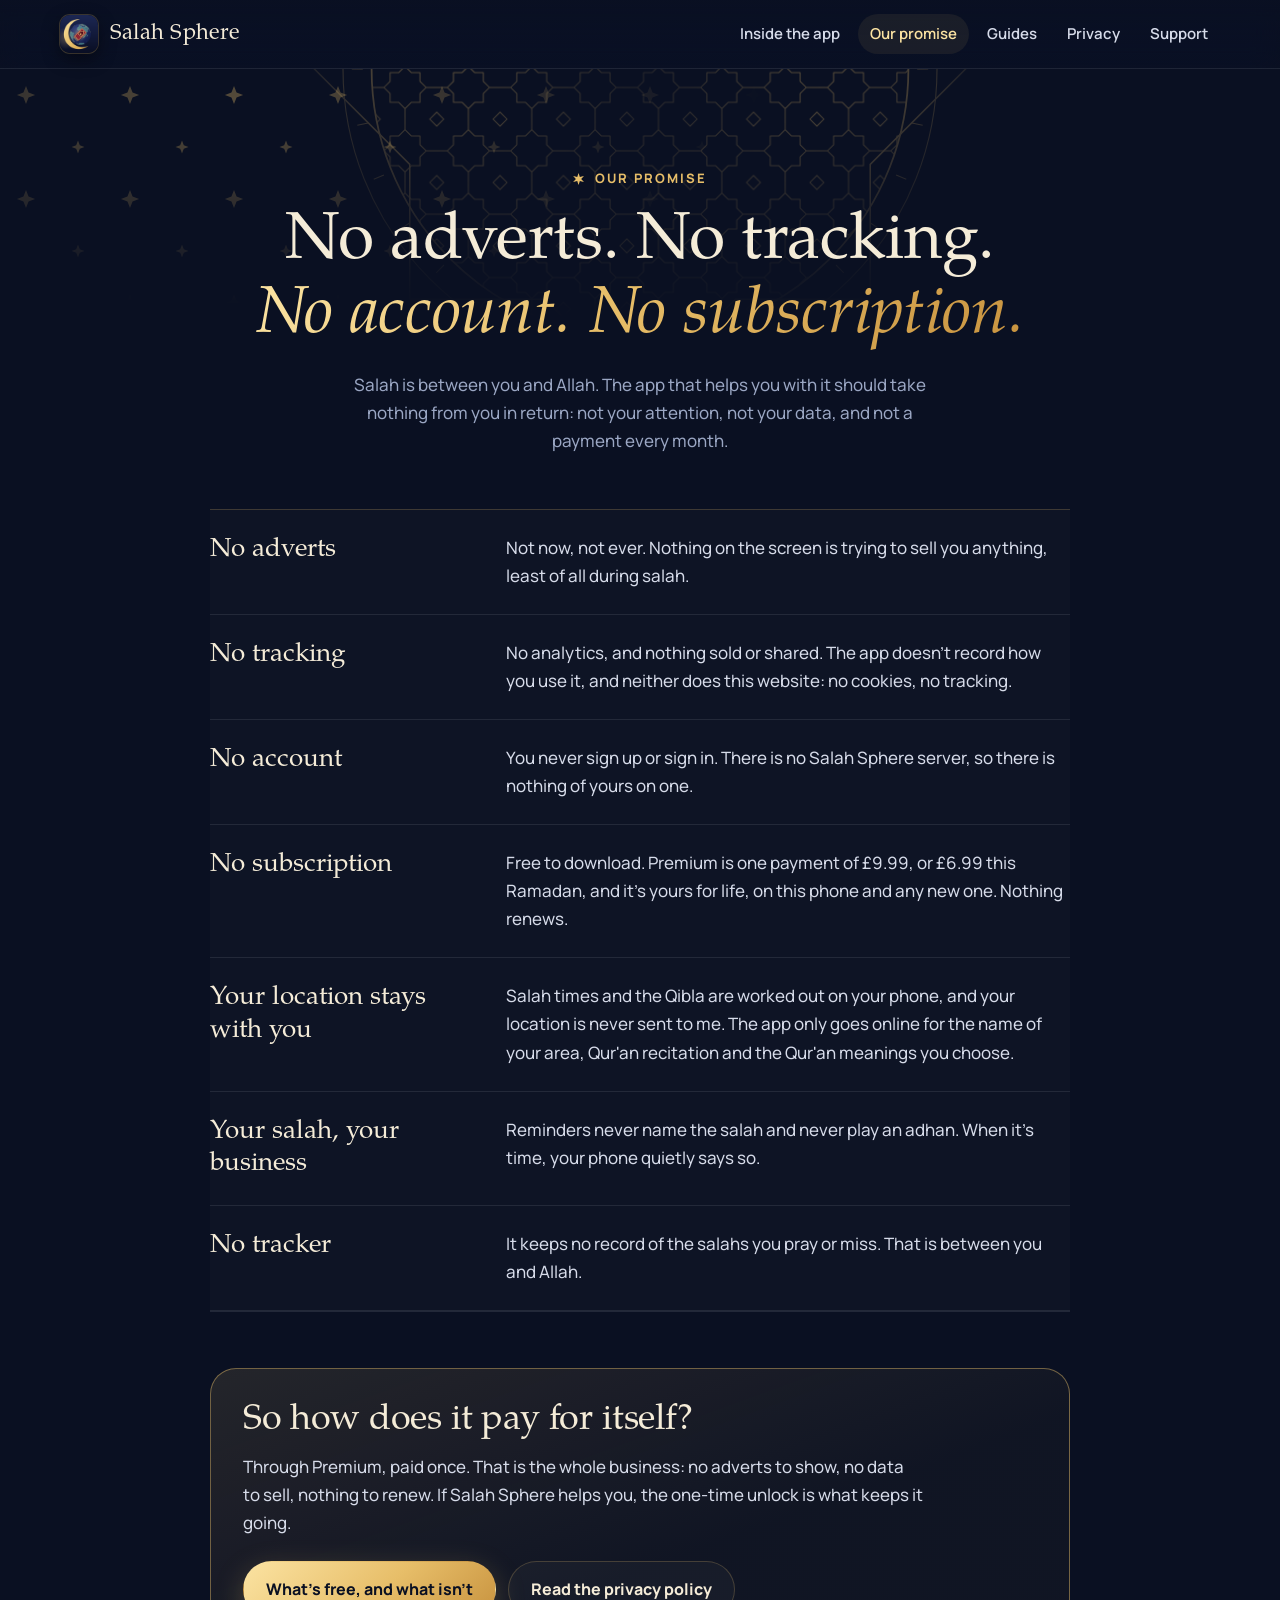
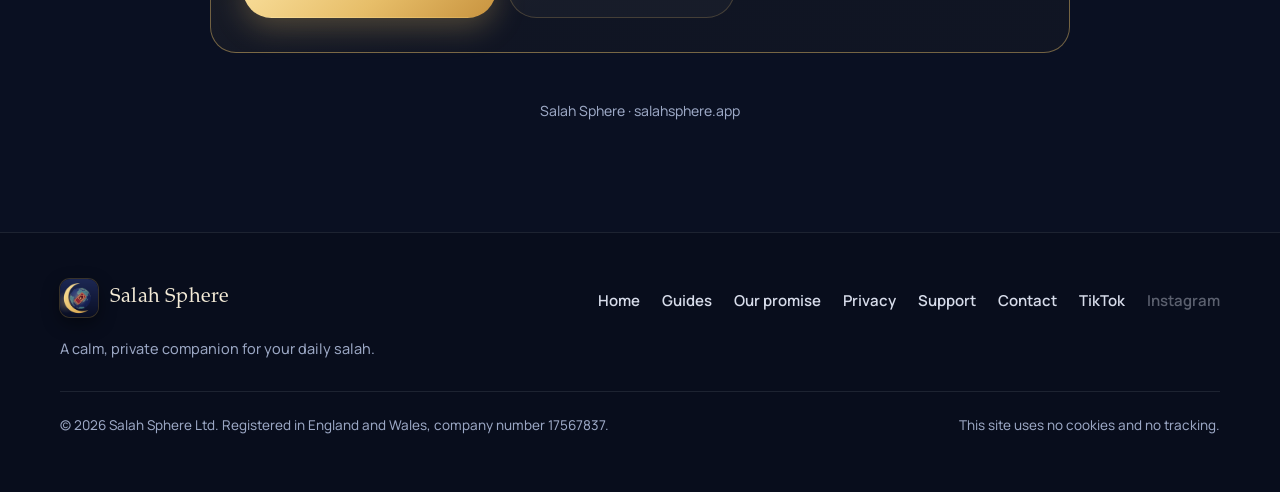
<file: our-promise.html>
<!doctype html>
<html lang="en-GB" class="no-js">
<head>
  <meta charset="utf-8">
  <meta name="viewport" content="width=device-width, initial-scale=1">
  <title>No adverts, no tracking, no subscription · Salah Sphere</title>
  <meta name="description" content="Salah Sphere is a Muslim prayer times and guided salah app with no adverts, no tracking, no account and no subscription. Free to download; Premium is one payment. Here is what that means.">
  <link rel="canonical" href="https://salahsphere.app/our-promise.html">
  <meta name="theme-color" content="#0A1022">
  <link rel="icon" href="assets/img/favicon-32.png" sizes="32x32" type="image/png">
  <link rel="apple-touch-icon" href="assets/img/apple-touch-icon.png">
  <meta property="og:title" content="Our promise · Salah Sphere">
  <meta property="og:image" content="https://salahsphere.app/assets/img/og.png">
  <link rel="stylesheet" href="styles.css">
  <script>document.documentElement.classList.remove('no-js');</script>
</head>
<body>
<a class="skip" href="#main">Skip to content</a>
<header class="site-header">
  <div class="wrap nav">
    <a class="brand" href="./" aria-label="Salah Sphere home"><img src="assets/img/icon-96.png" alt="" width="38" height="38"><span>Salah Sphere</span></a>
    <nav class="nav-links" aria-label="Main">
      <a class="hide-sm" href="./#inside">Inside the app</a>
      <a class="hide-md" href="our-promise.html" aria-current="page">Our promise</a>
      <a href="guides.html">Guides</a>
      <a class="hide-sm" href="privacy.html">Privacy</a>
      <a href="support.html">Support</a>
    </nav>
  </div>
</header>

<main id="main">
  <div class="page-top has-deco">
    <div class="deco d-stars" aria-hidden="true"></div>
    <div class="deco disc disc-khatam d-page-disc" aria-hidden="true"></div>
    <div class="wrap page-hero">
      <span class="eyebrow">Our promise</span>
      <h1>No adverts. No tracking.<br><span class="gold-text">No account. No subscription.</span></h1>
      <p>Salah is between you and Allah. The app that helps you with it should take nothing from you in return: not your attention, not your data, and not a payment every month.</p>
    </div>
  </div>

  <div class="wrap">
    <dl class="promises">
      <div><dt>No adverts</dt><dd>Not now, not ever. Nothing on the screen is trying to sell you anything, least of all during salah.</dd></div>
      <div><dt>No tracking</dt><dd>No analytics, and nothing sold or shared. The app doesn't record how you use it, and neither does this website: no cookies, no tracking.</dd></div>
      <div><dt>No account</dt><dd>You never sign up or sign in. There is no Salah Sphere server, so there is nothing of yours on one.</dd></div>
      <div><dt>No subscription</dt><dd>Free to download. Premium is one payment of £9.99, or £6.99 this Ramadan, and it's yours for life, on this phone and any new one. Nothing renews.</dd></div>
      <div><dt>Your location stays with you</dt><dd>Salah times and the Qibla are worked out on your phone, and your location is never sent to me. The app only goes online for the name of your area, Qur'an recitation and the Qur'an meanings you choose.</dd></div>
      <div><dt>Your salah, your business</dt><dd>Reminders never name the salah and never play an adhan. When it's time, your phone quietly says so.</dd></div>
      <div><dt>No tracker</dt><dd>It keeps no record of the salahs you pray or miss. That is between you and Allah.</dd></div>
    </dl>

    <div class="pays">
      <h2>So how does it pay for itself?</h2>
      <p>Through Premium, paid once. That is the whole business: no adverts to show, no data to sell, nothing to renew. If Salah Sphere helps you, the one-time unlock is what keeps it going.</p>
      <div class="actions">
        <a class="btn btn-gold" href="./#price">What's free, and what isn't</a>
        <a class="btn btn-ghost" href="privacy.html">Read the privacy policy</a>
      </div>
    </div>
    <p class="meta-line" style="margin:46px 0 110px">Salah Sphere · salahsphere.app</p>
  </div>
</main>

<footer class="site-footer">
  <div class="wrap">
    <div class="foot">
      <div>
        <a class="brand" href="./"><img src="assets/img/icon-96.png" alt="" width="38" height="38"><span>Salah Sphere</span></a>
        <p>A calm, private companion for your daily salah.</p>
      </div>
      <nav aria-label="Footer">
        <a href="./">Home</a>
        <a href="guides.html">Guides</a>
        <a href="our-promise.html">Our promise</a>
        <a href="privacy.html">Privacy</a>
        <a href="support.html">Support</a>
        <a href="mailto:hello@salahsphere.app">Contact</a>
        <a href="https://www.tiktok.com/@salahsphereapp" rel="me noopener">TikTok</a>
        <span class="is-off" role="link" aria-disabled="true">Instagram</span>
      </nav>
    </div>
    <div class="legal">
      <span>© 2026 Salah Sphere Ltd. Registered in England and Wales, company number 17567837.</span>
      <span>This site uses no cookies and no tracking.</span>
    </div>
  </div>
</footer>
</body>
</html>
</file>
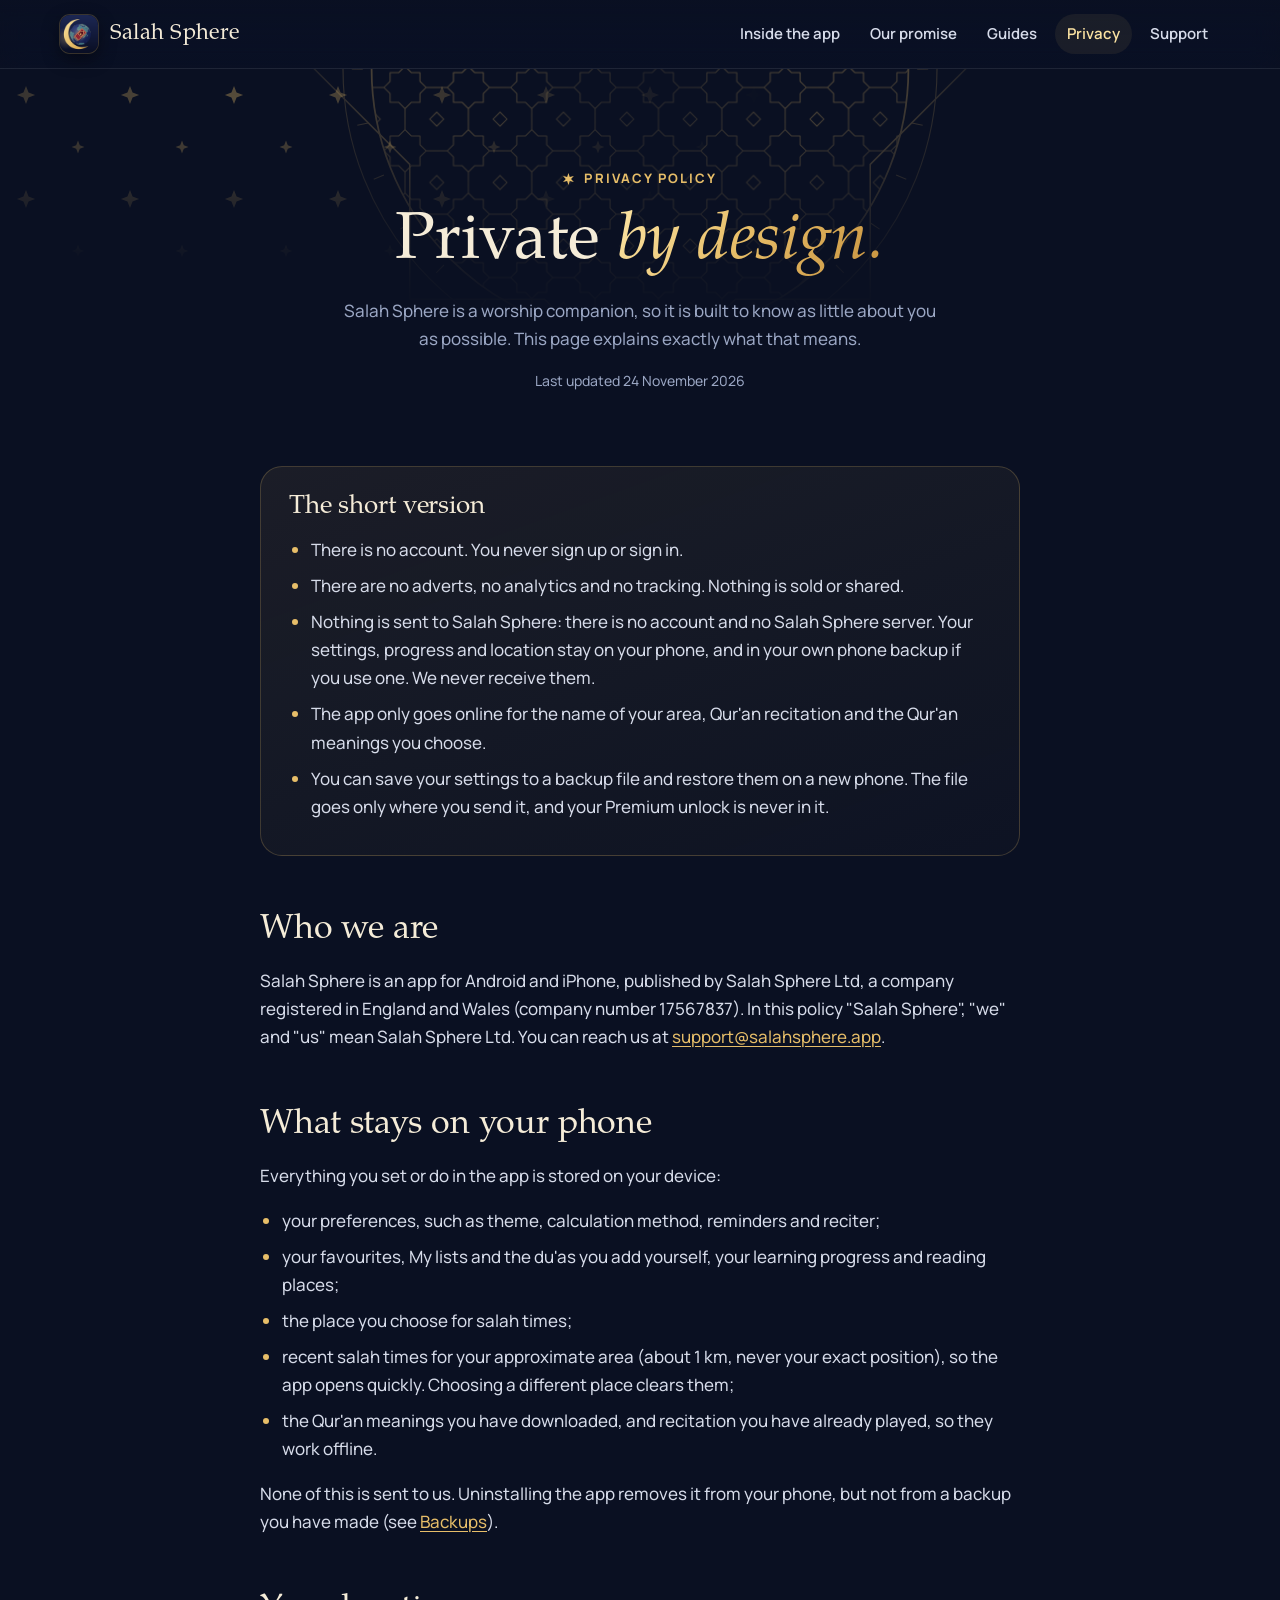
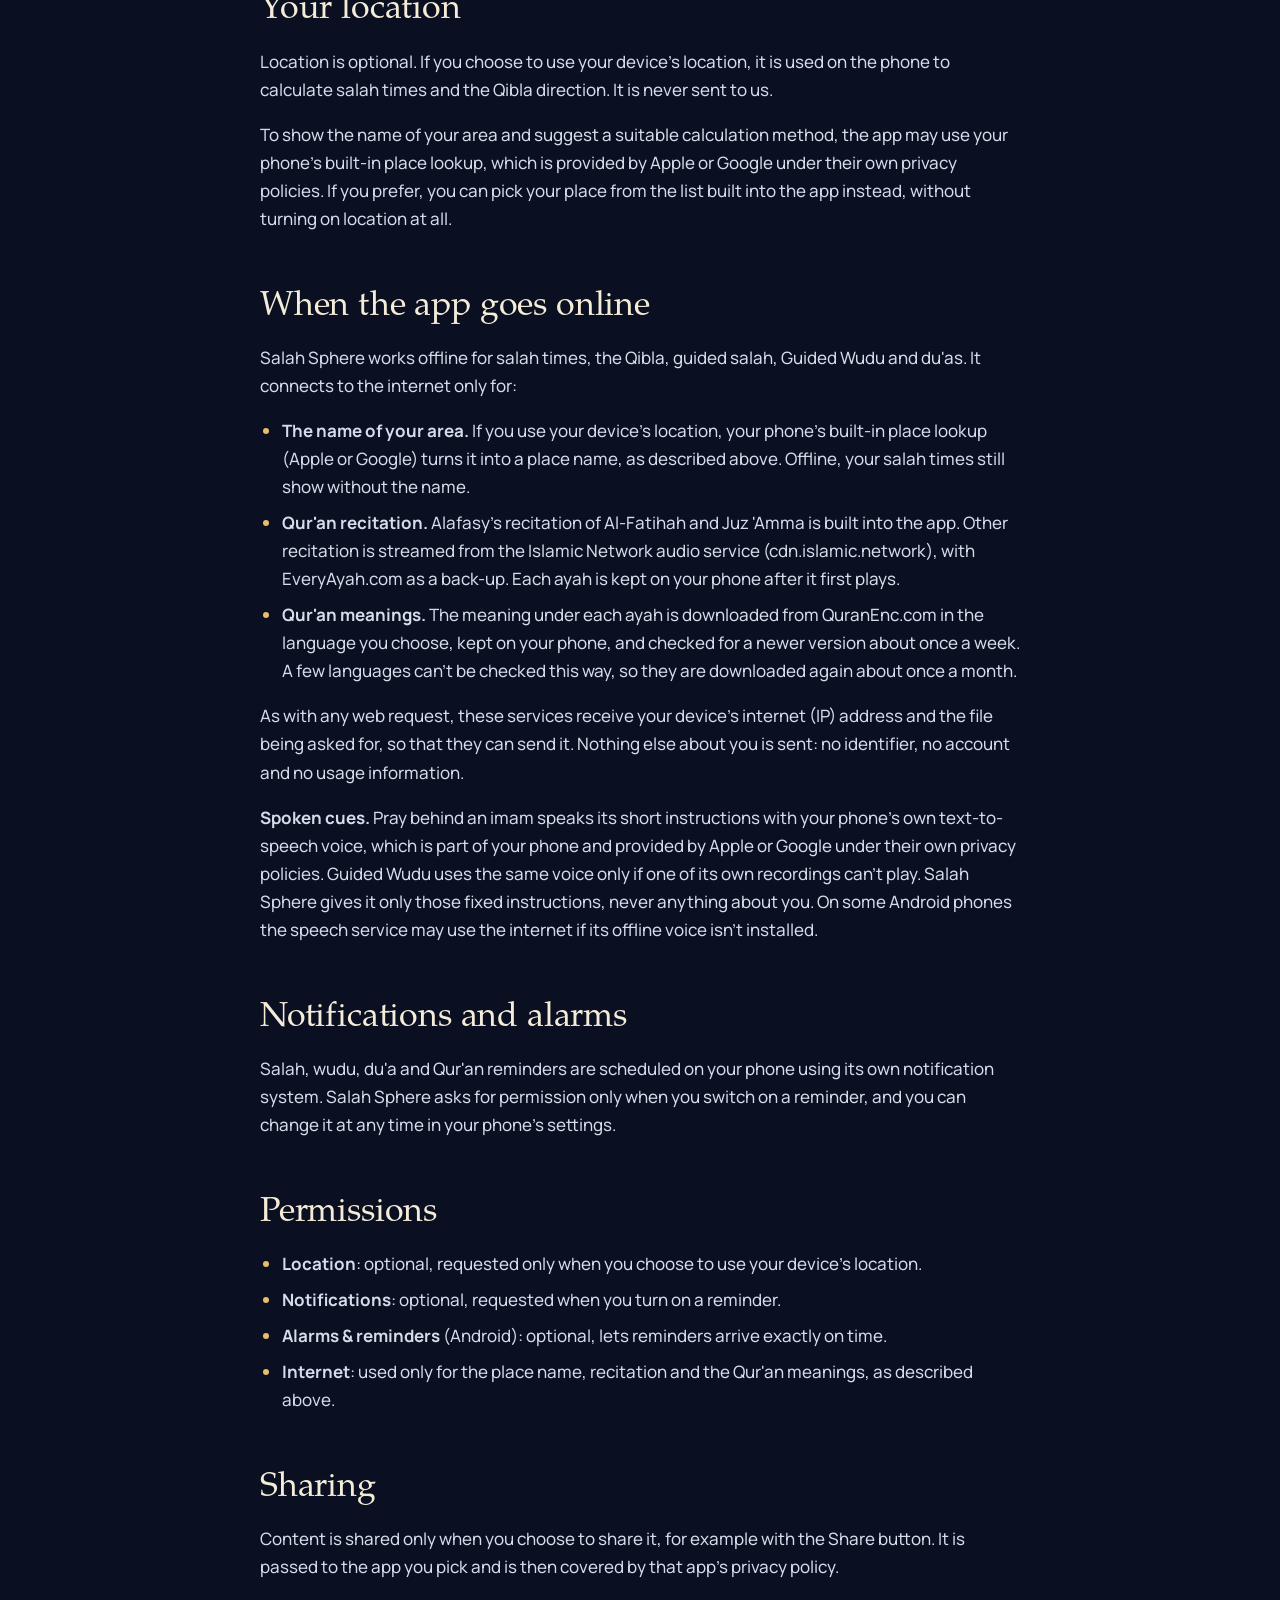
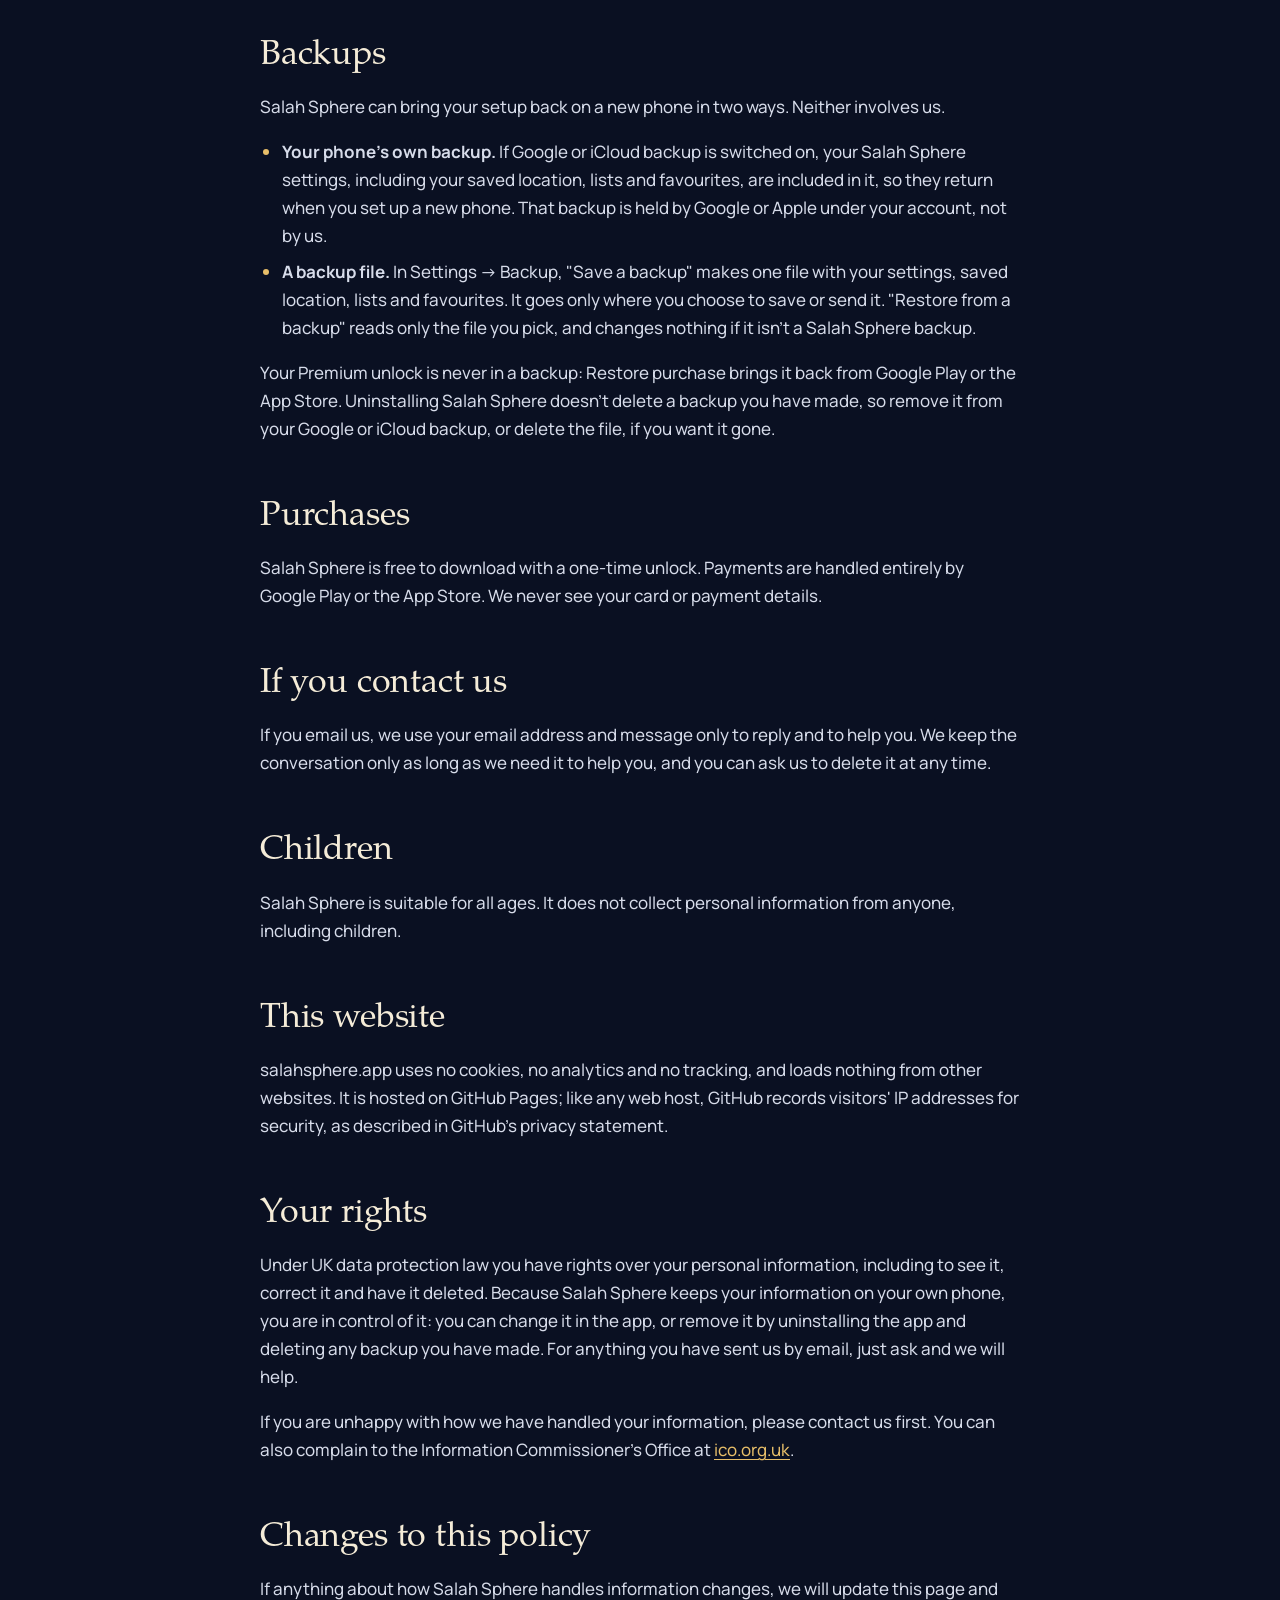
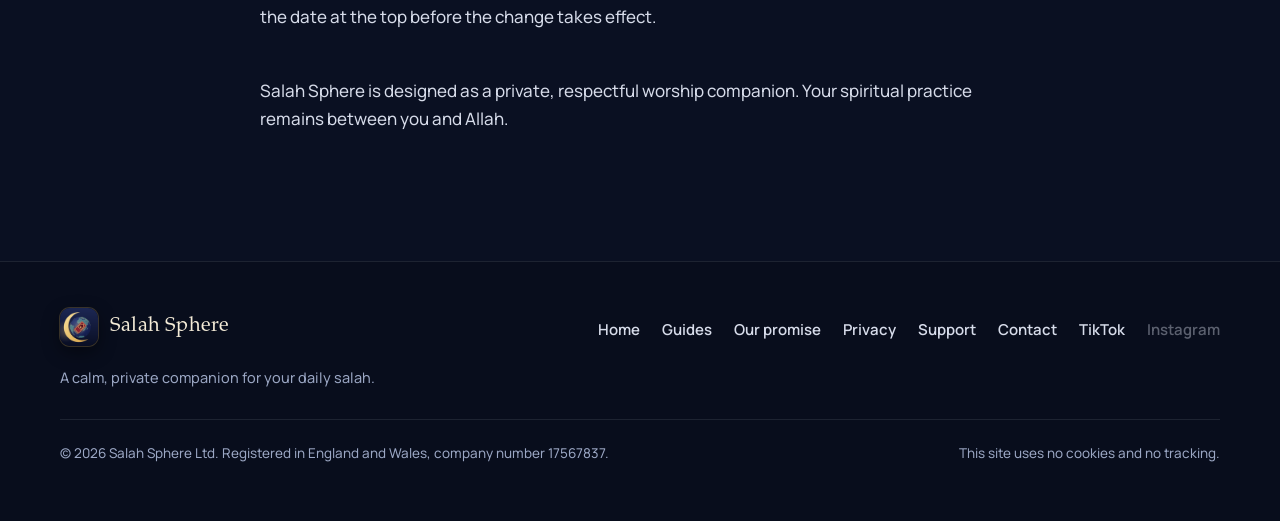
<file: privacy.html>
<!doctype html>
<html lang="en-GB" class="no-js">
<head>
  <meta charset="utf-8">
  <meta name="viewport" content="width=device-width, initial-scale=1">
  <title>Privacy Policy · Salah Sphere</title>
  <meta name="description" content="How Salah Sphere handles your information: no account, no adverts, no analytics and no tracking. What stays on your phone, what the app downloads, and your rights.">
  <link rel="canonical" href="https://salahsphere.app/privacy.html">
  <meta name="theme-color" content="#0A1022">
  <link rel="icon" href="assets/img/favicon-32.png" sizes="32x32" type="image/png">
  <link rel="apple-touch-icon" href="assets/img/apple-touch-icon.png">
  <meta property="og:title" content="Privacy Policy · Salah Sphere">
  <meta property="og:image" content="https://salahsphere.app/assets/img/og.png">
  <link rel="stylesheet" href="styles.css">
  <script>document.documentElement.classList.remove('no-js');</script>
</head>
<body>
<a class="skip" href="#main">Skip to content</a>
<header class="site-header">
  <div class="wrap nav">
    <a class="brand" href="./" aria-label="Salah Sphere home"><img src="assets/img/icon-96.png" alt="" width="38" height="38"><span>Salah Sphere</span></a>
    <nav class="nav-links" aria-label="Main">
      <a class="hide-sm" href="./#inside">Inside the app</a>
      <a class="hide-md" href="our-promise.html">Our promise</a>
      <a href="guides.html">Guides</a>
      <a href="privacy.html" aria-current="page">Privacy</a>
      <a href="support.html">Support</a>
    </nav>
  </div>
</header>

<main id="main">
  <div class="page-top has-deco">
    <div class="deco d-stars" aria-hidden="true"></div>
    <div class="deco disc disc-khatam d-page-disc" aria-hidden="true"></div>
    <div class="wrap page-hero">
      <span class="eyebrow">Privacy policy</span>
      <h1>Private <span class="gold-text">by design.</span></h1>
      <p>Salah Sphere is a worship companion, so it is built to know as little about you as possible. This page explains exactly what that means.</p>
      <p class="meta-line">Last updated 24 November 2026</p>
    </div>
  </div>

  <article class="wrap prose">
    <div class="summary">
      <h2>The short version</h2>
      <ul>
        <li>There is no account. You never sign up or sign in.</li>
        <li>There are no adverts, no analytics and no tracking. Nothing is sold or shared.</li>
        <li>Nothing is sent to Salah Sphere: there is no account and no Salah Sphere server. Your settings, progress and location stay on your phone, and in your own phone backup if you use one. We never receive them.</li>
        <li>The app only goes online for the name of your area, Qur'an recitation and the Qur'an meanings you choose.</li>
        <li>You can save your settings to a backup file and restore them on a new phone. The file goes only where you send it, and your Premium unlock is never in it.</li>
      </ul>
    </div>

    <h2>Who we are</h2>
    <p>Salah Sphere is an app for Android and iPhone, published by Salah Sphere Ltd, a company registered in England and Wales (company number 17567837). In this policy "Salah Sphere", "we" and "us" mean Salah Sphere Ltd. You can reach us at <a href="mailto:support@salahsphere.app">support@salahsphere.app</a>.</p>

    <h2>What stays on your phone</h2>
    <p>Everything you set or do in the app is stored on your device:</p>
    <ul>
      <li>your preferences, such as theme, calculation method, reminders and reciter;</li>
      <li>your favourites, My lists and the du'as you add yourself, your learning progress and reading places;</li>
      <li>the place you choose for salah times;</li>
      <li>recent salah times for your approximate area (about 1 km, never your exact position), so the app opens quickly. Choosing a different place clears them;</li>
      <li>the Qur'an meanings you have downloaded, and recitation you have already played, so they work offline.</li>
    </ul>
    <p>None of this is sent to us. Uninstalling the app removes it from your phone, but not from a backup you have made (see <a href="#backups">Backups</a>).</p>

    <h2>Your location</h2>
    <p>Location is optional. If you choose to use your device's location, it is used on the phone to calculate salah times and the Qibla direction. It is never sent to us.</p>
    <p>To show the name of your area and suggest a suitable calculation method, the app may use your phone's built-in place lookup, which is provided by Apple or Google under their own privacy policies. If you prefer, you can pick your place from the list built into the app instead, without turning on location at all.</p>

    <h2>When the app goes online</h2>
    <p>Salah Sphere works offline for salah times, the Qibla, guided salah, Guided Wudu and du'as. It connects to the internet only for:</p>
    <ul>
      <li><strong>The name of your area.</strong> If you use your device's location, your phone's built-in place lookup (Apple or Google) turns it into a place name, as described above. Offline, your salah times still show without the name.</li>
      <li><strong>Qur'an recitation.</strong> Alafasy's recitation of Al-Fatihah and Juz 'Amma is built into the app. Other recitation is streamed from the Islamic Network audio service (cdn.islamic.network), with EveryAyah.com as a back-up. Each ayah is kept on your phone after it first plays.</li>
      <li><strong>Qur'an meanings.</strong> The meaning under each ayah is downloaded from QuranEnc.com in the language you choose, kept on your phone, and checked for a newer version about once a week. A few languages can't be checked this way, so they are downloaded again about once a month.</li>
    </ul>
    <p>As with any web request, these services receive your device's internet (IP) address and the file being asked for, so that they can send it. Nothing else about you is sent: no identifier, no account and no usage information.</p>
    <p><strong>Spoken cues.</strong> Pray behind an imam speaks its short instructions with your phone's own text-to-speech voice, which is part of your phone and provided by Apple or Google under their own privacy policies. Guided Wudu uses the same voice only if one of its own recordings can't play. Salah Sphere gives it only those fixed instructions, never anything about you. On some Android phones the speech service may use the internet if its offline voice isn't installed.</p>

    <h2>Notifications and alarms</h2>
    <p>Salah, wudu, du'a and Qur'an reminders are scheduled on your phone using its own notification system. Salah Sphere asks for permission only when you switch on a reminder, and you can change it at any time in your phone's settings.</p>

    <h2>Permissions</h2>
    <ul>
      <li><strong>Location</strong>: optional, requested only when you choose to use your device's location.</li>
      <li><strong>Notifications</strong>: optional, requested when you turn on a reminder.</li>
      <li><strong>Alarms &amp; reminders</strong> (Android): optional, lets reminders arrive exactly on time.</li>
      <li><strong>Internet</strong>: used only for the place name, recitation and the Qur'an meanings, as described above.</li>
    </ul>

    <h2>Sharing</h2>
    <p>Content is shared only when you choose to share it, for example with the Share button. It is passed to the app you pick and is then covered by that app's privacy policy.</p>

    <h2 id="backups">Backups</h2>
    <p>Salah Sphere can bring your setup back on a new phone in two ways. Neither involves us.</p>
    <ul>
      <li><strong>Your phone's own backup.</strong> If Google or iCloud backup is switched on, your Salah Sphere settings, including your saved location, lists and favourites, are included in it, so they return when you set up a new phone. That backup is held by Google or Apple under your account, not by us.</li>
      <li><strong>A backup file.</strong> In Settings → Backup, "Save a backup" makes one file with your settings, saved location, lists and favourites. It goes only where you choose to save or send it. "Restore from a backup" reads only the file you pick, and changes nothing if it isn't a Salah Sphere backup.</li>
    </ul>
    <p>Your Premium unlock is never in a backup: Restore purchase brings it back from Google Play or the App Store. Uninstalling Salah Sphere doesn't delete a backup you have made, so remove it from your Google or iCloud backup, or delete the file, if you want it gone.</p>

    <h2>Purchases</h2>
    <p>Salah Sphere is free to download with a one-time unlock. Payments are handled entirely by Google Play or the App Store. We never see your card or payment details.</p>

    <h2>If you contact us</h2>
    <p>If you email us, we use your email address and message only to reply and to help you. We keep the conversation only as long as we need it to help you, and you can ask us to delete it at any time.</p>

    <h2>Children</h2>
    <p>Salah Sphere is suitable for all ages. It does not collect personal information from anyone, including children.</p>

    <h2>This website</h2>
    <p>salahsphere.app uses no cookies, no analytics and no tracking, and loads nothing from other websites. It is hosted on GitHub Pages; like any web host, GitHub records visitors' IP addresses for security, as described in GitHub's privacy statement.</p>

    <h2>Your rights</h2>
    <p>Under UK data protection law you have rights over your personal information, including to see it, correct it and have it deleted. Because Salah Sphere keeps your information on your own phone, you are in control of it: you can change it in the app, or remove it by uninstalling the app and deleting any backup you have made. For anything you have sent us by email, just ask and we will help.</p>
    <p>If you are unhappy with how we have handled your information, please contact us first. You can also complain to the Information Commissioner's Office at <a href="https://ico.org.uk/make-a-complaint/">ico.org.uk</a>.</p>

    <h2>Changes to this policy</h2>
    <p>If anything about how Salah Sphere handles information changes, we will update this page and the date at the top before the change takes effect.</p>

    <p class="muted" style="margin-top:46px">Salah Sphere is designed as a private, respectful worship companion. Your spiritual practice remains between you and Allah.</p>
  </article>
</main>

<footer class="site-footer">
  <div class="wrap">
    <div class="foot">
      <div>
        <a class="brand" href="./"><img src="assets/img/icon-96.png" alt="" width="38" height="38"><span>Salah Sphere</span></a>
        <p>A calm, private companion for your daily salah.</p>
      </div>
      <nav aria-label="Footer">
        <a href="./">Home</a>
        <a href="guides.html">Guides</a>
        <a href="our-promise.html">Our promise</a>
        <a href="privacy.html">Privacy</a>
        <a href="support.html">Support</a>
        <a href="mailto:hello@salahsphere.app">Contact</a>
        <a href="https://www.tiktok.com/@salahsphereapp" rel="me noopener">TikTok</a>
        <span class="is-off" role="link" aria-disabled="true">Instagram</span>
      </nav>
    </div>
    <div class="legal">
      <span>© 2026 Salah Sphere Ltd. Registered in England and Wales, company number 17567837.</span>
      <span>This site uses no cookies and no tracking.</span>
    </div>
  </div>
</footer>
</body>
</html>
</file>
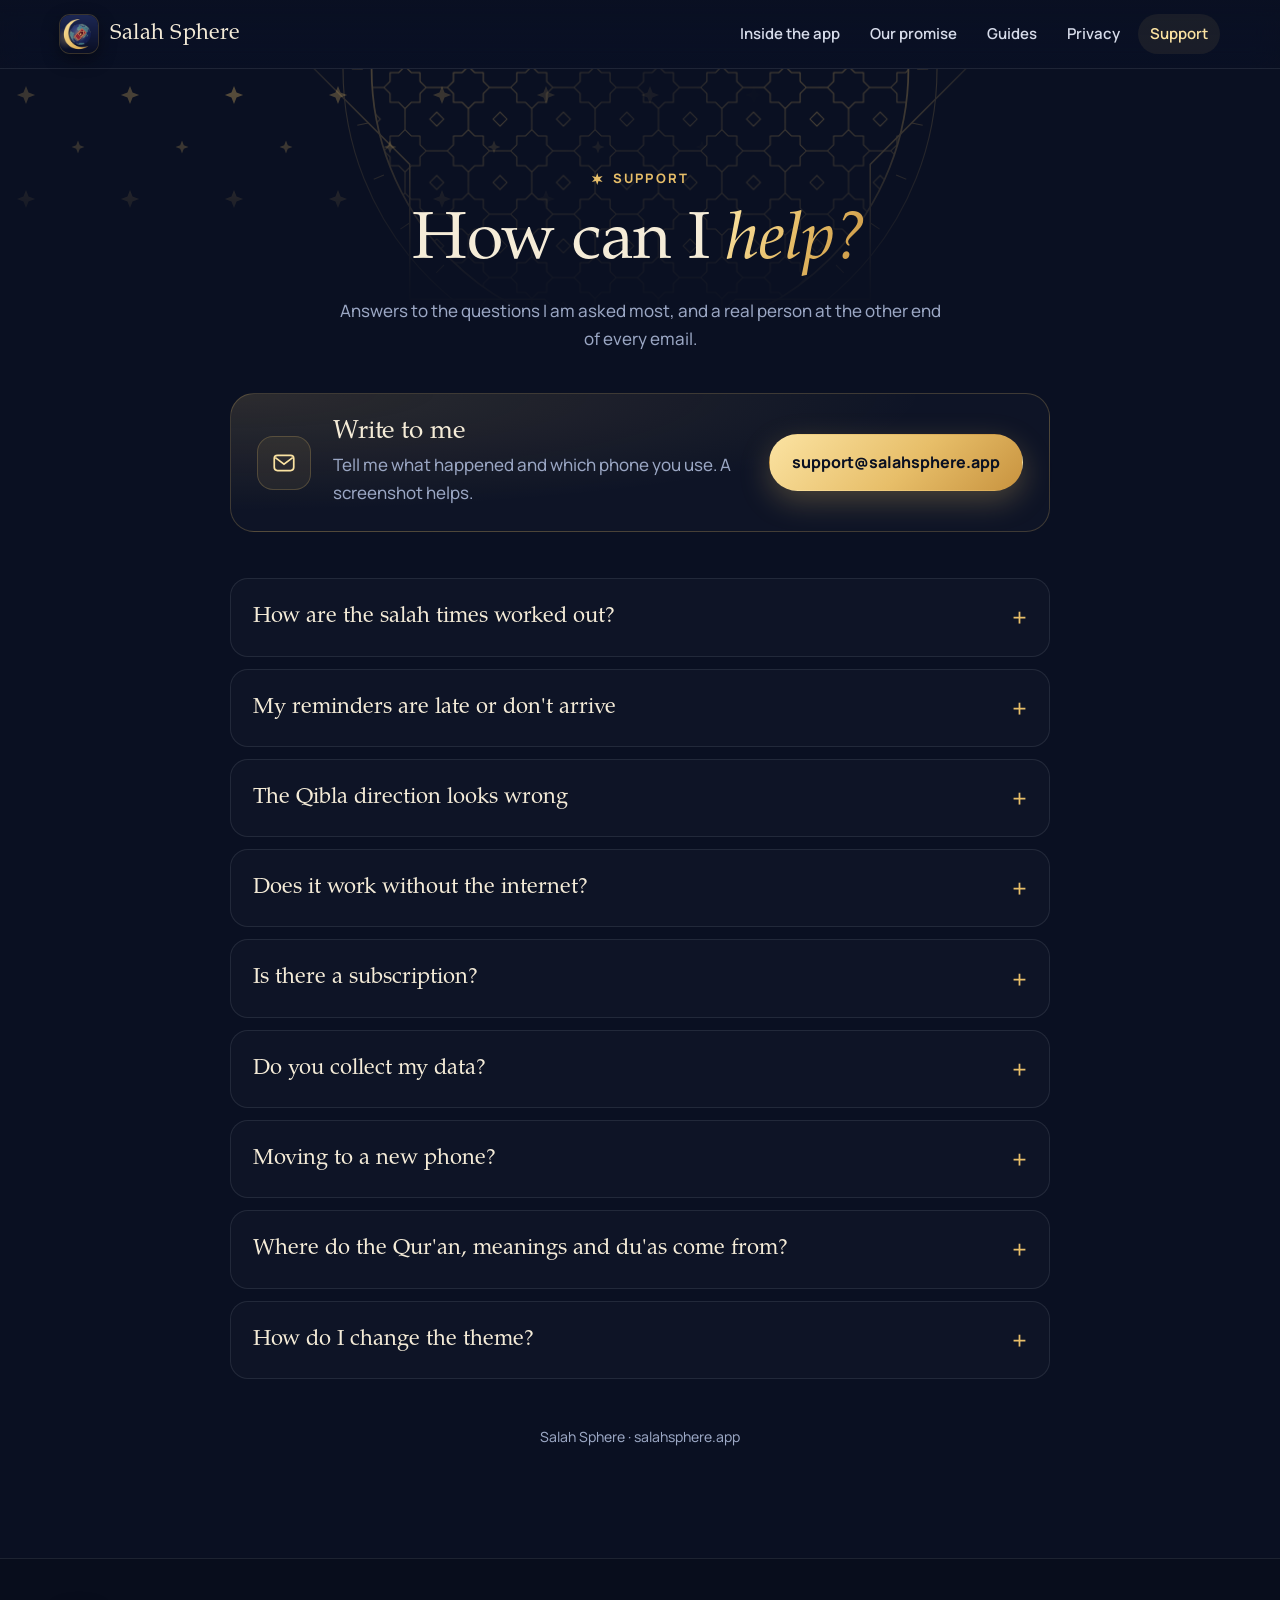
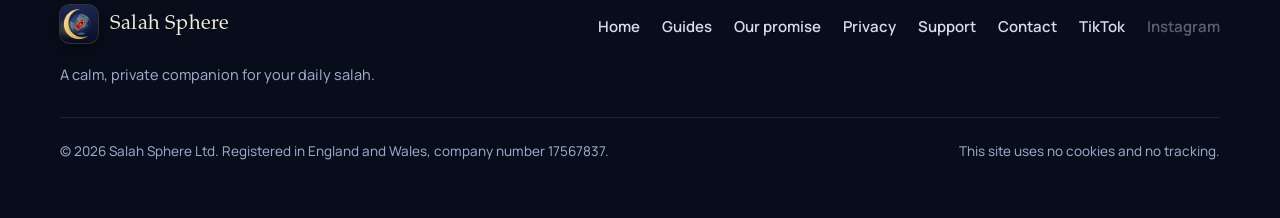
<file: support.html>
<!doctype html>
<html lang="en-GB" class="no-js">
<head>
  <meta charset="utf-8">
  <meta name="viewport" content="width=device-width, initial-scale=1">
  <title>Support · Salah Sphere</title>
  <meta name="description" content="Help with Salah Sphere: prayer times, reminders, the Qibla compass, offline use and the one-time unlock. Contact support@salahsphere.app.">
  <link rel="canonical" href="https://salahsphere.app/support.html">
  <meta name="theme-color" content="#0A1022">
  <link rel="icon" href="assets/img/favicon-32.png" sizes="32x32" type="image/png">
  <link rel="apple-touch-icon" href="assets/img/apple-touch-icon.png">
  <meta property="og:title" content="Support · Salah Sphere">
  <meta property="og:image" content="https://salahsphere.app/assets/img/og.png">
  <link rel="stylesheet" href="styles.css">
  <script>document.documentElement.classList.remove('no-js');</script>
</head>
<body>
<a class="skip" href="#main">Skip to content</a>
<header class="site-header">
  <div class="wrap nav">
    <a class="brand" href="./" aria-label="Salah Sphere home"><img src="assets/img/icon-96.png" alt="" width="38" height="38"><span>Salah Sphere</span></a>
    <nav class="nav-links" aria-label="Main">
      <a class="hide-sm" href="./#inside">Inside the app</a>
      <a class="hide-md" href="our-promise.html">Our promise</a>
      <a href="guides.html">Guides</a>
      <a class="hide-sm" href="privacy.html">Privacy</a>
      <a href="support.html" aria-current="page">Support</a>
    </nav>
  </div>
</header>

<main id="main">
  <div class="page-top has-deco">
    <div class="deco d-stars" aria-hidden="true"></div>
    <div class="deco disc disc-khatam d-page-disc" aria-hidden="true"></div>
    <div class="wrap page-hero">
      <span class="eyebrow">Support</span>
      <h1>How can I <span class="gold-text">help?</span></h1>
      <p>Answers to the questions I am asked most, and a real person at the other end of every email.</p>
    </div>
  </div>

  <div class="wrap">
    <div class="contact-card">
      <div class="mail-icon" aria-hidden="true">
        <svg viewBox="0 0 24 24"><rect x="3" y="5" width="18" height="14" rx="3"/><path d="M4 7l8 6 8-6"/></svg>
      </div>
      <div>
        <h2>Write to me</h2>
        <p>Tell me what happened and which phone you use. A screenshot helps.</p>
      </div>
      <a class="btn btn-gold" href="mailto:support@salahsphere.app?subject=Salah%20Sphere%20support">support@salahsphere.app</a>
    </div>

    <div class="faq">
      <details>
        <summary>How are the salah times worked out?</summary>
        <div class="answer">
          <p>They are calculated on your phone for your exact place, using the recognised method for where you live, which Salah Sphere chooses for you automatically.</p>
          <p>To match your local masjid, open <strong>Settings → Salah Calculations</strong> (Settings is the gear at the top right of every tab). There you can choose another method, switch Asr between Standard and Hanafi, and move any salah time earlier or later by a few minutes.</p>
        </div>
      </details>

      <details>
        <summary>My reminders are late or don't arrive</summary>
        <div class="answer">
          <p>Check that Salah Sphere is allowed to send notifications in your phone's settings, and that the reminder is switched on in <strong>Settings → Reminders</strong>.</p>
          <p>On Android, also allow <strong>Alarms &amp; reminders</strong> for Salah Sphere so reminders arrive exactly on time. Some phones put apps to sleep to save battery; if reminders still come late, set Salah Sphere's battery use to "Unrestricted".</p>
        </div>
      </details>

      <details>
        <summary>The Qibla direction looks wrong</summary>
        <div class="answer">
          <p>Phone compasses are easily confused by metal, magnets and speakers. Hold the phone flat, move away from anything metal, and slowly draw a figure of eight in the air a few times to calibrate it.</p>
          <p>Make sure your place is right too: the Qibla is worked out from your location.</p>
        </div>
      </details>

      <details>
        <summary>Does it work without the internet?</summary>
        <div class="answer">
          <p>Yes. Salah times, the Qibla, guided salah, Guided Wudu and du'as all work offline. Al-Fatihah and Juz 'Amma, recited by Alafasy, are built into the app. Other reciters and surahs play from the internet the first time and are then kept on your phone. An English meaning is built in too; the meaning in your chosen language is downloaded, kept on your phone and kept up to date.</p>
        </div>
      </details>

      <details>
        <summary>Is there a subscription?</summary>
        <div class="answer">
          <p>No, and there never will be. Salah Sphere is free to download, with a single one-time unlock (£9.99, or £6.99 this Ramadan) that is yours for good. There are no adverts and no renewals. <a href="our-promise.html">Read our promise</a>.</p>
        </div>
      </details>

      <details>
        <summary>Do you collect my data?</summary>
        <div class="answer">
          <p>No. There is no account, no analytics and no tracking, and your settings and location stay on your phone, and in your own phone backup if you use one. Read the full <a href="privacy.html">privacy policy</a>.</p>
        </div>
      </details>

      <details>
        <summary>Moving to a new phone?</summary>
        <div class="answer">
          <p>Your setup can come with you. Open <strong>Settings → Backup</strong>, tap <strong>Save a backup</strong>, and keep the file somewhere the new phone can reach, such as your cloud drive or your email. On the new phone, the first page of setup offers <strong>Moving from another phone? Restore from a backup</strong>. Your place, calculation method, reminders, theme, languages, favourites and lists come back, and setup is skipped.</p>
          <p>If your phone's own Google or iCloud backup is on, your settings come back with it too. Either way, the new phone asks again for any notification or location permission your settings need, and your one-time unlock comes back through <strong>Settings → Restore purchase</strong>. Backup and restore is free.</p>
        </div>
      </details>

      <details>
        <summary>Where do the Qur'an, meanings and du'as come from?</summary>
        <div class="answer">
          <p>The Arabic text of the Qur'an comes from the Tanzil Project, and the meanings from QuranEnc.com (the Encyclopedia of the Noble Qur'an), shown unchanged. Du'as come from the Qur'an and the Sunnah, and each one shows its source. You can see every source in the app under <strong>Settings → Sources</strong>.</p>
        </div>
      </details>

      <details>
        <summary>How do I change the theme?</summary>
        <div class="answer">
          <p>Open <strong>Settings → Theme &amp; display</strong>. Choose from six themes (Midnight is free; the other five come with the one-time unlock), and light, dark, follow your phone, or light from sunrise and dark from Maghrib.</p>
        </div>
      </details>
    </div>
    <p class="meta-line" style="margin:46px 0 110px">Salah Sphere · salahsphere.app</p>
  </div>
</main>

<footer class="site-footer">
  <div class="wrap">
    <div class="foot">
      <div>
        <a class="brand" href="./"><img src="assets/img/icon-96.png" alt="" width="38" height="38"><span>Salah Sphere</span></a>
        <p>A calm, private companion for your daily salah.</p>
      </div>
      <nav aria-label="Footer">
        <a href="./">Home</a>
        <a href="guides.html">Guides</a>
        <a href="our-promise.html">Our promise</a>
        <a href="privacy.html">Privacy</a>
        <a href="support.html">Support</a>
        <a href="mailto:hello@salahsphere.app">Contact</a>
        <a href="https://www.tiktok.com/@salahsphereapp" rel="me noopener">TikTok</a>
        <span class="is-off" role="link" aria-disabled="true">Instagram</span>
      </nav>
    </div>
    <div class="legal">
      <span>© 2026 Salah Sphere Ltd. Registered in England and Wales, company number 17567837.</span>
      <span>This site uses no cookies and no tracking.</span>
    </div>
  </div>
</footer>
</body>
</html>
</file>
<file: styles.css>
/* Salah Sphere — salahsphere.app
   Self-hosted fonts, no trackers, no external requests. */

@font-face { font-family: "Pagella"; src: url("assets/fonts/pagella-regular.woff") format("woff"); font-weight: 400; font-style: normal; font-display: swap; }
@font-face { font-family: "Pagella"; src: url("assets/fonts/pagella-italic.woff") format("woff"); font-weight: 400; font-style: italic; font-display: swap; }
@font-face { font-family: "Pagella"; src: url("assets/fonts/pagella-bold.woff") format("woff"); font-weight: 700; font-style: normal; font-display: swap; }
@font-face { font-family: "Manrope"; src: url("assets/fonts/manrope-var.woff") format("woff"); font-weight: 200 800; font-style: normal; font-display: swap; }

:root {
  --ink: #0A1022;
  --ink-2: #0F1830;
  --ink-3: #16213F;
  --navy-glow: #22346F;
  --gold: #E7BE69;
  --gold-deep: #C8933F;
  --gold-hi: #FBE3A2;
  --cream: #F5ECD8;
  --paper: #F7F1E4;
  --paper-ink: #1B2442;
  --text: #D7DCEA;
  --muted: #9BA7C4;
  --line: rgba(231, 190, 105, 0.22);
  --line-soft: rgba(215, 220, 234, 0.10);
  --teal: #6FC2B1;
  --crimson: #8E2A3A;
  --radius: 22px;
  --max: 1160px;
  --serif: "Pagella", "Palatino Linotype", "Book Antiqua", Palatino, Georgia, serif;
  --sans: "Manrope", system-ui, -apple-system, "Segoe UI", Roboto, sans-serif;
  color-scheme: dark;
}

*, *::before, *::after { box-sizing: border-box; }
html { -webkit-text-size-adjust: 100%; scroll-behavior: smooth; }
@media (prefers-reduced-motion: reduce) { html { scroll-behavior: auto; } }

body {
  margin: 0;
  background: var(--ink);
  color: var(--text);
  font-family: var(--sans);
  font-size: 17px;
  line-height: 1.65;
  font-weight: 450;
  overflow-x: hidden;
  -webkit-font-smoothing: antialiased;
}

/* ---------- The app's patterns, scattered as panels ----------
   Every SVG in assets/patterns is drawn from the app's own geometry
   (khatam, jali, zellige, quatrefoil, ogee, stars, mashrabiya). */
.deco { position: absolute; pointer-events: none; z-index: 0; background-repeat: no-repeat; background-position: center top; background-size: contain; }
.has-deco { position: relative; overflow: clip; }
.has-deco > .wrap { position: relative; z-index: 1; }
.arch { aspect-ratio: 424 / 690; }
.disc { aspect-ratio: 1; }
.arch-khatam { background-image: url("assets/patterns/arch-khatam.svg"); }
.arch-ogee { background-image: url("assets/patterns/arch-ogee.svg"); }
.arch-jali { background-image: url("assets/patterns/arch-jali.svg"); }
.arch-quatrefoil { background-image: url("assets/patterns/arch-quatrefoil.svg"); }
.arch-mashrabiya { background-image: url("assets/patterns/arch-mashrabiya.svg"); }
.arch-zellige { background-image: url("assets/patterns/arch-zellige.svg"); }
.disc-zellige { background-image: url("assets/patterns/disc-zellige.svg"); }
.disc-khatam { background-image: url("assets/patterns/disc-khatam.svg"); }
.disc-zellige-bronze { background-image: url("assets/patterns/disc-zellige-bronze.svg"); }
.band { background-size: 100% 100%; }
.band-khatam { background-image: url("assets/patterns/band-khatam.svg"); }
.band-ogee { background-image: url("assets/patterns/band-ogee.svg"); }

main, header, footer { position: relative; z-index: 1; }
main { overflow-x: clip; }
html { overflow-x: hidden; }

a { color: var(--gold); text-decoration-thickness: 1px; text-underline-offset: 3px; }
a:hover { color: var(--gold-hi); }
:focus-visible { outline: 2px solid var(--gold-hi); outline-offset: 3px; border-radius: 6px; }

img { max-width: 100%; display: block; }

.skip {
  position: absolute; left: 16px; top: -60px;
  background: var(--gold); color: var(--ink); padding: 10px 16px; border-radius: 10px;
  font-weight: 700; text-decoration: none; z-index: 50;
}
.skip:focus { top: 12px; }

.wrap { width: min(var(--max), calc(100% - 40px)); margin: 0 auto; }

/* ---------- Header ---------- */
.site-header {
  position: sticky; top: 0; z-index: 40;
  backdrop-filter: saturate(140%) blur(14px);
  -webkit-backdrop-filter: saturate(140%) blur(14px);
  background: linear-gradient(180deg, rgba(10, 16, 34, 0.86), rgba(10, 16, 34, 0.62));
  border-bottom: 1px solid var(--line-soft);
}
.nav { display: flex; align-items: center; justify-content: space-between; height: 68px; gap: 16px; }
.brand { display: inline-flex; align-items: center; gap: 12px; text-decoration: none; color: var(--cream); }
.brand img { width: 38px; height: 38px; border-radius: 10px; box-shadow: 0 0 0 1px var(--line), 0 6px 18px rgba(0,0,0,0.45); }
.brand span { font-family: var(--serif); font-size: 22px; letter-spacing: 0.01em; }
.nav-links { display: flex; align-items: center; gap: 6px; }
.nav-links a {
  color: var(--text); text-decoration: none; font-size: 15px; font-weight: 600;
  padding: 8px 12px; border-radius: 999px;
}
.nav-links a:hover, .nav-links a[aria-current="page"] { color: var(--gold-hi); background: rgba(231, 190, 105, 0.08); }
.nav-links .pill {
  color: var(--ink); background: linear-gradient(135deg, var(--gold-hi), var(--gold) 55%, var(--gold-deep));
  box-shadow: 0 6px 20px rgba(231, 190, 105, 0.25);
}
.nav-links .pill:hover { color: var(--ink); background: linear-gradient(135deg, #fff1c9, var(--gold-hi) 55%, var(--gold)); }
.brand span { white-space: nowrap; }
@media (max-width: 1060px) { .nav-links a.hide-md { display: none; } }
@media (max-width: 640px) {
  .nav-links a.hide-sm { display: none; }
  .brand span { font-size: 20px; }
  .nav-links .pill { padding: 7px 12px; font-size: 14px; }
}
@media (max-width: 400px) {
  .nav-links .pill { display: none; }
  .soon { font-size: 14px; }
}

/* ---------- Type ---------- */
h1, h2, h3 { font-family: var(--serif); font-weight: 400; color: var(--cream); line-height: 1.12; margin: 0; letter-spacing: -0.005em; }
h1 { font-size: clamp(44px, 7.2vw, 84px); }
h2, h3, .aside { text-wrap: balance; }
h2 { font-size: clamp(34px, 4.6vw, 54px); }
h3 { font-size: 24px; }
.gold-text {
  background: linear-gradient(120deg, var(--gold-hi) 0%, var(--gold) 45%, var(--gold-deep) 100%);
  -webkit-background-clip: text; background-clip: text; color: transparent;
  font-style: italic;
}
.eyebrow {
  display: inline-flex; align-items: center; gap: 10px;
  font-size: 13px; font-weight: 750; letter-spacing: 0.16em; text-transform: uppercase;
  color: var(--gold);
}
.eyebrow::before {
  content: ""; width: 12px; height: 12px; flex: none;
  background: var(--gold);
  clip-path: polygon(50% 0, 61% 33%, 95% 25%, 72% 50%, 95% 75%, 61% 67%, 50% 100%, 39% 67%, 5% 75%, 28% 50%, 5% 25%, 39% 33%);
}
.lead { font-size: clamp(18px, 2.1vw, 21px); color: var(--text); max-width: 34em; }
.muted { color: var(--muted); }

/* ---------- Buttons & chips ---------- */
.actions { display: flex; flex-wrap: wrap; gap: 12px; margin-top: 30px; }
.btn {
  display: inline-flex; align-items: center; gap: 10px;
  padding: 14px 22px; border-radius: 999px; font-weight: 750; font-size: 16px; text-decoration: none;
  border: 1px solid transparent; transition: transform .2s ease, box-shadow .2s ease, background .2s ease;
}
.btn-gold { color: var(--ink); background: linear-gradient(135deg, var(--gold-hi), var(--gold) 55%, var(--gold-deep)); box-shadow: 0 10px 30px rgba(231, 190, 105, 0.28); }
.btn-gold:hover { color: var(--ink); transform: translateY(-1px); box-shadow: 0 14px 36px rgba(231, 190, 105, 0.36); }
.btn-ghost { color: var(--cream); border-color: var(--line); background: rgba(255,255,255,0.03); }
.btn-ghost:hover { color: var(--gold-hi); border-color: rgba(231,190,105,0.45); }

.soon {
  display: inline-flex; align-items: center; gap: 12px;
  padding: 10px 18px 10px 12px; border-radius: 999px;
  border: 1px solid var(--line); background: rgba(231, 190, 105, 0.07);
  color: var(--cream); font-weight: 650; font-size: 15px;
}
.soon .dot { width: 9px; height: 9px; border-radius: 50%; background: var(--gold); box-shadow: 0 0 0 4px rgba(231, 190, 105, 0.18); }

/* ---------- Hero ---------- */
.hero { position: relative; padding: clamp(48px, 8vw, 96px) 0 40px; overflow: hidden; }
.hero::after {
  content: ""; position: absolute; z-index: -1;
  width: 900px; height: 900px; right: -220px; top: -160px;
  background: radial-gradient(circle, rgba(52, 76, 160, 0.55) 0%, rgba(25, 37, 88, 0.35) 35%, transparent 68%);
  filter: blur(10px);
}
.hero > .wrap { position: relative; z-index: 1; }
.hero-grid { display: grid; grid-template-columns: 1.05fr 1fr; gap: 40px; align-items: center; }
.hero h1 { margin-top: 18px; font-size: clamp(42px, 5.2vw, 70px); }
.hero h1 .nw { white-space: nowrap; }
.hero .lead { margin-top: 22px; }
.hero-note { margin-top: 18px; font-size: 14px; color: var(--muted); }
.hero-note strong { font-weight: inherit; font-family: var(--serif); font-style: italic; font-size: 1.14em; color: var(--gold-hi); }

.phones { position: relative; height: 640px; }
.phones .phone { position: absolute; top: 40px; width: 270px; }
.phones .p-left { left: 50%; transform: translateX(-112%) rotate(-7deg) scale(0.88); top: 84px; z-index: 1; }
.phones .p-mid { left: 50%; transform: translateX(-50%); z-index: 3; }
.phones .p-right { left: 50%; transform: translateX(12%) rotate(7deg) scale(0.88); top: 84px; z-index: 2; }
.phones .p-left img, .phones .p-right img { filter: saturate(0.95) brightness(0.92); }
.phones .halo {
  position: absolute; left: 50%; top: 46%; width: 520px; height: 520px; transform: translate(-50%, -50%);
  background: radial-gradient(circle, rgba(231, 190, 105, 0.26), rgba(231, 190, 105, 0.05) 45%, transparent 70%);
  filter: blur(8px); z-index: 0;
}
.hero-arch { width: 700px; left: 50%; top: -60px; transform: translateX(-50%); opacity: 0.8; }
.d-stars {
  inset: 0; opacity: 0.34; background: url("assets/patterns/tile-stars-gold.svg") 0 0 / 104px 104px repeat;
  -webkit-mask-image: radial-gradient(ellipse 60% 70% at 18% 8%, #000, transparent 70%);
          mask-image: radial-gradient(ellipse 60% 70% at 18% 8%, #000, transparent 70%);
}

.phone {
  aspect-ratio: 390 / 844;
  border-radius: 46px;
  padding: 9px;
  background: linear-gradient(150deg, #39436A 0%, #141B33 38%, #0B1022 70%, #2B3354 100%);
  box-shadow:
    0 40px 90px rgba(0, 0, 0, 0.6),
    0 0 0 1px rgba(231, 190, 105, 0.35),
    inset 0 0 0 1px rgba(255, 255, 255, 0.06);
}
.phone img { width: 100%; height: 100%; object-fit: cover; object-position: top; border-radius: 38px; background: #0d1428; }

@media (max-width: 980px) {
  .hero-grid { grid-template-columns: 1fr; gap: 0; }
  .phones { height: 560px; margin-top: 0; }
  .phones .phone { width: 240px; }
  .hero-arch { width: 600px; top: 24px; }
}
@media (max-width: 520px) {
  .phones { height: 470px; }
  .phones .phone { width: 210px; }
  .phones .p-left { transform: translateX(-104%) rotate(-7deg) scale(0.84); }
  .phones .p-right { transform: translateX(4%) rotate(7deg) scale(0.84); }
  .hero-arch { width: 400px; top: 18px; }
  .phones .halo { width: 380px; height: 380px; }
}

/* ---------- A pause ---------- */
.pause { border-bottom: 1px solid var(--line-soft); }
.d-pause-disc { width: 760px; left: -330px; top: 50%; transform: translateY(-50%); opacity: 0.42; }
.d-pause-band { width: 96px; right: max(18px, calc(50% - 700px)); top: 6%; bottom: 6%; opacity: 0.5; }
.pause .section-head em { font-family: var(--serif); color: var(--cream); font-size: 1.04em; white-space: nowrap; }
.stats { display: grid; grid-template-columns: repeat(3, 1fr); gap: 18px; max-width: 1000px; margin: 0 auto; }
.stat {
  position: relative; text-align: center; padding: 34px 26px 30px;
  border: 1px solid var(--line-soft); border-radius: 26px;
  background: linear-gradient(170deg, rgba(231,190,105,0.07), rgba(10,16,34,0.6) 60%);
  backdrop-filter: blur(2px);
}
.stat b {
  display: block; font-family: var(--serif); font-weight: 400; line-height: 1; font-size: clamp(76px, 9vw, 112px);
  background: linear-gradient(170deg, var(--gold-hi), var(--gold) 50%, var(--gold-deep));
  -webkit-background-clip: text; background-clip: text; color: transparent;
}
.stat span { display: block; margin-top: 16px; color: var(--text); font-size: 16.5px; }
.stat em {
  display: block; margin-top: 16px; padding-top: 16px; border-top: 1px solid var(--line);
  font-family: var(--serif); font-size: 21px; line-height: 1.35; color: var(--cream);
}
.aside { text-align: center; font-family: var(--serif); font-size: clamp(24px, 3vw, 34px); line-height: 1.3; color: var(--cream); margin: 64px auto 0; max-width: 24em; }
@media (max-width: 880px) {
  .stats { grid-template-columns: 1fr; max-width: 460px; }
  .d-pause-disc { width: 520px; left: -300px; top: 32%; }
  .d-pause-band { display: none; }
}

/* ---------- Promise strip ---------- */
.promises { border-top: 1px solid var(--line-soft); border-bottom: 1px solid var(--line-soft); background: rgba(255, 255, 255, 0.015); }
.promises ul { list-style: none; margin: 0; padding: 22px 0; display: flex; flex-wrap: wrap; justify-content: center; gap: 12px 34px; }
.promises li { display: inline-flex; align-items: center; gap: 10px; color: var(--cream); font-weight: 650; font-size: 15.5px; }
.promises li::before {
  content: ""; width: 10px; height: 10px; background: var(--gold);
  clip-path: polygon(50% 0, 61% 33%, 95% 25%, 72% 50%, 95% 75%, 61% 67%, 50% 100%, 39% 67%, 5% 75%, 28% 50%, 5% 25%, 39% 33%);
}

/* ---------- Sections ---------- */
section { padding: clamp(70px, 10vw, 130px) 0; }
.section-head { max-width: 760px; margin: 0 auto 56px; text-align: center; }
.section-head h2 { margin-top: 14px; }
.section-head p { margin: 18px auto 0; max-width: 40em; color: var(--muted); font-size: 18px; }

.ornament { display: flex; align-items: center; justify-content: center; gap: 14px; color: var(--gold); margin: 0 auto; }
.ornament::before, .ornament::after { content: ""; height: 1px; width: min(160px, 26vw); background: linear-gradient(90deg, transparent, var(--line)); }
.ornament::after { transform: scaleX(-1); }
.ornament i {
  width: 14px; height: 14px; background: var(--gold); display: block;
  clip-path: polygon(50% 0, 61% 33%, 95% 25%, 72% 50%, 95% 75%, 61% 67%, 50% 100%, 39% 67%, 5% 75%, 28% 50%, 5% 25%, 39% 33%);
}

.feature {
  display: grid; grid-template-columns: 1fr 1fr; gap: clamp(36px, 6vw, 90px); align-items: center;
  padding: clamp(40px, 6vw, 70px) 0;
}
.feature + .feature { border-top: 1px solid var(--line-soft); }
.feature.flip .feature-media { order: 2; }
.feature-media { position: relative; display: flex; flex-direction: column; align-items: center; margin: 0; padding-top: 96px; }
.feature-media::before {
  content: ""; position: absolute; width: min(460px, 100vw); height: min(460px, 100vw); top: 52%; left: 50%; transform: translate(-50%, -50%);
  background: radial-gradient(circle, rgba(52, 76, 160, 0.5), rgba(231, 190, 105, 0.05) 45%, transparent 68%); z-index: 0;
}
.feature-media .arch { width: 460px; left: 50%; top: 0; transform: translateX(-50%); opacity: 0.72; }
.feature-media .phone { width: 290px; position: relative; z-index: 1; }
.pat-cap { position: relative; z-index: 1; margin-top: 22px; font-size: 13.5px; color: var(--muted); text-align: center; letter-spacing: 0.01em; }
.pat-cap i { font-family: var(--serif); font-size: 15.5px; color: var(--gold); }
.feature-media .phone.second { position: absolute; width: 230px; z-index: 0; transform: translate(62%, 14%) rotate(6deg); opacity: 0.9; }
.feature h3 { font-size: clamp(30px, 3.4vw, 42px); margin-top: 14px; }
.feature p { color: var(--text); margin: 18px 0 0; max-width: 33em; }
.ticks { list-style: none; padding: 0; margin: 22px 0 0; display: grid; gap: 12px; }
.ticks li { position: relative; padding-left: 30px; color: var(--text); }
.ticks li::before {
  content: ""; position: absolute; left: 2px; top: 0.55em; width: 12px; height: 12px; background: var(--gold);
  clip-path: polygon(50% 0, 61% 33%, 95% 25%, 72% 50%, 95% 75%, 61% 67%, 50% 100%, 39% 67%, 5% 75%, 28% 50%, 5% 25%, 39% 33%);
}
@media (max-width: 880px) {
  .feature { grid-template-columns: 1fr; }
  .feature.flip .feature-media { order: 0; }
  .feature-media .phone { width: 250px; }
  .feature-media .arch { width: 380px; }
  .feature-media .phone.second { width: 190px; }
}

/* Du'as: a morning phone (light) and an evening phone (dark), side by side */
.duo { position: relative; z-index: 1; display: flex; gap: 18px; align-items: flex-start; }
.duo .phone { width: 230px; }
@media (max-width: 880px) { .duo { gap: 12px; } .duo .phone { width: 42vw; max-width: 220px; } }

/* Small feature cards */
.cards { display: grid; grid-template-columns: repeat(3, 1fr); gap: 18px; }
.card {
  border: 1px solid var(--line-soft); border-radius: var(--radius);
  background: linear-gradient(160deg, rgba(255,255,255,0.045), rgba(255,255,255,0.012));
  padding: 26px 24px;
}
.card h3 { font-size: 22px; }
.card p { margin: 10px 0 0; color: var(--muted); font-size: 16px; }
.card .icon {
  width: 46px; height: 46px; border-radius: 14px; display: grid; place-items: center; margin-bottom: 18px;
  background: radial-gradient(circle at 30% 30%, rgba(251, 227, 162, 0.25), rgba(231, 190, 105, 0.08));
  border: 1px solid var(--line);
}
.card .icon svg { width: 24px; height: 24px; stroke: var(--gold-hi); fill: none; stroke-width: 1.6; stroke-linecap: round; stroke-linejoin: round; }
@media (max-width: 880px) { .cards { grid-template-columns: 1fr; } }
@media (min-width: 560px) and (max-width: 880px) { .cards { grid-template-columns: 1fr 1fr; } }

/* ---------- Manifesto ---------- */
.manifesto {
  border-top: 1px solid var(--line); border-bottom: 1px solid var(--line);
  background:
    radial-gradient(ellipse 70% 50% at 50% 0%, rgba(142, 42, 58, 0.22), transparent 70%),
    radial-gradient(ellipse 60% 40% at 50% 100%, rgba(231, 190, 105, 0.10), transparent 70%),
    #080D1C;
}
.manifesto > .wrap { max-width: 860px; }
.d-band-l, .d-band-r { width: 88px; top: 0; bottom: 0; opacity: 0.55; }
.d-band-l { left: max(16px, calc(50% - 660px)); }
.d-band-r { right: max(16px, calc(50% - 660px)); }
.manifesto h2 { font-size: clamp(40px, 6vw, 74px); margin-top: 18px; line-height: 1.08; }
.m-body { margin: 54px auto 0; }
.m-body p { font-family: var(--serif); font-size: clamp(20px, 2.3vw, 25px); line-height: 1.6; color: var(--text); margin: 0 0 22px; }
.m-body strong { font-weight: 400; color: var(--cream); background: linear-gradient(transparent 62%, rgba(231,190,105,0.28) 62%); }
.m-verdict {
  text-align: center; font-style: italic; color: var(--gold-hi) !important;
  font-size: clamp(30px, 4vw, 44px) !important; margin: 36px 0 34px !important;
}
.m-verdict::before, .m-verdict::after { content: ""; display: block; width: 60px; height: 1px; margin: 0 auto; background: var(--line); }
.m-verdict::before { margin-bottom: 22px; } .m-verdict::after { margin-top: 22px; }
.ledger { margin: 48px auto 0; max-width: 680px; border: 1px solid var(--line); border-radius: 22px; overflow: hidden; background: rgba(255,255,255,0.02); }
.ledger .row { display: flex; justify-content: space-between; align-items: baseline; gap: 18px; padding: 17px 24px; border-top: 1px dashed rgba(215,220,234,0.14); }
.ledger .row:first-child { border-top: 0; }
.ledger .row span { font-weight: 700; color: var(--muted); }
.ledger .row s { color: var(--muted); text-decoration-color: #C2566A; text-decoration-thickness: 2px; text-align: right; }
.ledger .row.new { background: linear-gradient(90deg, rgba(231,190,105,0.16), rgba(231,190,105,0.05)); border-top: 1px solid var(--line); }
.ledger .row.new span { color: var(--cream); font-family: var(--serif); font-size: 22px; font-weight: 400; }
.ledger .row.new b { color: var(--gold-hi); text-align: right; }
.m-sign { text-align: center; margin: 40px 0 0; font-family: var(--serif); font-style: italic; color: var(--muted); font-size: 19px; }
.m-sign::before { content: "— "; }
@media (max-width: 760px) {
  .d-band-l, .d-band-r { width: 34px; opacity: 0.2; }
  .d-band-l { left: 0; } .d-band-r { right: 0; }
  .ledger .row { flex-direction: column; gap: 2px; padding: 14px 18px; }
  .ledger .row s, .ledger .row.new b { text-align: left; }
}

/* ---------- Themes: swatches & gallery ---------- */
.swatches { list-style: none; padding: 0; margin: 0 auto 70px; display: grid; grid-template-columns: repeat(6, 1fr); gap: 16px; }
.swatches li { text-align: center; }
.swatches b { display: block; margin-top: 14px; font-family: var(--serif); font-weight: 400; font-size: 21px; color: var(--cream); }
.swatches span { display: block; margin-top: 2px; font-size: 13.5px; color: var(--muted); line-height: 1.45; }
.sw {
  aspect-ratio: 3 / 4; border-radius: 50% 50% 16px 16px / 30% 30% 16px 16px;
  border: 1px solid rgba(231,190,105,0.45);
  box-shadow: inset 0 0 0 5px rgba(0,0,0,0.25), inset 0 0 0 6px rgba(231,190,105,0.25), 0 18px 40px rgba(0,0,0,0.35);
  background-repeat: repeat;
}
.sw-midnight { background: radial-gradient(circle at 50% 30%, transparent, rgba(5,8,20,0.65) 85%), url("assets/patterns/tile-khatam-gold.svg") center / 46px, #121B3A; }
.sw-emerald { background: radial-gradient(circle at 50% 30%, transparent, rgba(3,14,10,0.6) 85%), url("assets/patterns/tile-jali-emerald.svg") center / 30px, #0F2C22; }
.sw-sandstone { background: radial-gradient(circle at 50% 30%, transparent, rgba(20,10,4,0.6) 85%), url("assets/patterns/tile-zellige-terracotta.svg") center / 52px, #2E1F16; }
.sw-iznik { background: radial-gradient(circle at 50% 30%, transparent, rgba(2,16,18,0.6) 85%), url("assets/patterns/tile-quatrefoil-turquoise.svg") center / 42px, #0C2D31; }
.sw-lantern { background: radial-gradient(circle at 50% 30%, transparent, rgba(18,6,20,0.6) 85%), url("assets/patterns/tile-ogee-amber.svg") center / 32px, #2C1830; }
.sw-minimal { background: radial-gradient(circle at 50% 30%, transparent, rgba(0,0,0,0.6) 85%), url("assets/patterns/tile-stars-gold.svg") center / 62px, #141414; }
@media (max-width: 980px) { .swatches { grid-template-columns: repeat(3, 1fr); gap: 26px 16px; } }
@media (max-width: 520px) { .swatches { grid-template-columns: repeat(2, 1fr); } }

.gallery { display: flex; gap: 26px; justify-content: center; align-items: flex-start; flex-wrap: wrap; }
.gallery .phone { width: 230px; }
.gallery figure { margin: 0; }
.gallery figure.lift { margin-top: -26px; }
.gallery figure.lift .phone { width: 250px; box-shadow: 0 40px 90px rgba(0,0,0,0.6), 0 0 0 1px rgba(231,190,105,0.5), 0 0 70px rgba(94,211,198,0.12); }
.gallery figcaption { text-align: center; margin-top: 16px; color: var(--muted); font-size: 14px; font-weight: 650; }
@media (max-width: 760px) {
  .gallery { flex-wrap: nowrap; gap: 10px; }
  .gallery .phone { width: 31vw; max-width: 200px; border-radius: 24px; padding: 5px; }
  .gallery .phone img { border-radius: 20px; }
  .gallery figure.lift { margin-top: -14px; }
  .gallery figure.lift .phone { width: 33vw; }
}

/* Paper section: privacy promise */
.paper {
  background:
    radial-gradient(ellipse at 50% -20%, rgba(231, 190, 105, 0.22), transparent 55%),
    var(--paper);
  color: var(--paper-ink);
  position: relative;
}
.paper h2 { color: var(--paper-ink); }
.paper .eyebrow { color: #7A5416; }
.paper .eyebrow::before { background: #B98634; }
.paper .section-head p { color: #4A5372; }
.paper .ornament { color: #B98634; }
.paper .ornament::before, .paper .ornament::after { background: linear-gradient(90deg, transparent, rgba(185, 134, 52, 0.45)); }
.paper .ornament i { background: #B98634; }
.promise-grid { display: grid; grid-template-columns: repeat(4, 1fr); gap: 16px; }
.promise {
  background: #FFFDF7; border: 1px solid rgba(185, 134, 52, 0.28); border-radius: 18px; padding: 22px 20px;
  box-shadow: 0 10px 30px rgba(27, 36, 66, 0.06);
}
.promise b { display: block; font-family: var(--serif); font-weight: 400; font-size: 22px; color: var(--paper-ink); }
.promise span { display: block; margin-top: 6px; font-size: 15px; color: #4A5372; }
.paper .quote { text-align: center; font-family: var(--serif); font-style: italic; font-size: clamp(24px, 3vw, 32px); color: var(--paper-ink); margin: 54px auto 0; max-width: 26em; }
.paper .quote small { display: block; margin-top: 12px; font-family: var(--sans); font-style: normal; font-size: 14px; color: #6B7391; }
.paper .quote a { color: #7A5416; }
.d-paper-disc { width: 680px; right: -220px; top: -190px; opacity: 0.62; }
.d-paper-tile {
  left: 0; bottom: 0; width: 640px; height: 520px; opacity: 0.5;
  background: url("assets/patterns/tile-quatrefoil-bronze.svg") 0 0 / 44px repeat;
  -webkit-mask-image: radial-gradient(ellipse at 0% 100%, #000, transparent 68%);
          mask-image: radial-gradient(ellipse at 0% 100%, #000, transparent 68%);
}
@media (max-width: 760px) { .d-paper-disc { width: 380px; right: -200px; top: -130px; } .d-paper-tile { width: 300px; height: 300px; } }

/* Closing medallion */
.d-close-disc {
  width: 620px; left: 50%; top: -150px; transform: translateX(-50%); opacity: 0.4;
  -webkit-mask-image: linear-gradient(#000 45%, transparent 78%); mask-image: linear-gradient(#000 45%, transparent 78%);
}
@media (max-width: 760px) { .d-close-disc { width: 460px; top: -110px; } }
@media (max-width: 880px) { .promise-grid { grid-template-columns: 1fr 1fr; } }
@media (max-width: 480px) { .promise-grid { grid-template-columns: 1fr; } }

/* Price */
.price-card {
  max-width: 760px; margin: 0 auto; text-align: center;
  border: 1px solid var(--line); border-radius: 30px; padding: clamp(36px, 6vw, 60px) clamp(22px, 5vw, 56px);
  background:
    radial-gradient(ellipse at 50% 0%, rgba(231, 190, 105, 0.16), transparent 60%),
    linear-gradient(170deg, rgba(255,255,255,0.05), rgba(255,255,255,0.01));
  box-shadow: 0 30px 80px rgba(0,0,0,0.35);
}
.price-card h2 { margin-top: 14px; }
.price-card p { color: var(--text); margin: 18px auto 0; max-width: 34em; }
.price-points { list-style: none; padding: 0; margin: 28px 0 0; display: flex; flex-wrap: wrap; justify-content: center; gap: 10px; }
.price-points li { border: 1px solid var(--line); border-radius: 999px; padding: 8px 16px; color: var(--cream); font-weight: 650; font-size: 15px; background: rgba(231,190,105,0.06); }

/* Closing */
.closing { text-align: center; padding-bottom: clamp(80px, 10vw, 120px); }
.closing img { width: 120px; height: 120px; margin: 46px auto 30px; border-radius: 28px; box-shadow: 0 0 0 1px var(--line), 0 24px 60px rgba(0,0,0,0.5), 0 0 80px rgba(231,190,105,0.22); }
.closing h2 { margin-top: 16px; }
.closing p { color: var(--muted); margin: 20px auto 0; max-width: 32em; }
.closing .actions { justify-content: center; }

/* ---------- Long-form pages ---------- */
.page-hero { padding: clamp(56px, 8vw, 96px) 0 24px; text-align: center; }
.page-hero h1 { font-size: clamp(42px, 6vw, 66px); margin-top: 14px; }
.page-hero p { color: var(--muted); margin: 16px auto 0; max-width: 36em; }
.prose { max-width: 760px; margin: 0 auto; padding: 24px 0 110px; }
.prose h2 { font-size: clamp(28px, 3vw, 34px); margin: 56px 0 14px; }
.prose h3 { font-size: 22px; margin: 30px 0 8px; }
.prose p, .prose li { color: var(--text); }
.prose ul { padding-left: 22px; }
.prose li { margin: 8px 0; }
.prose li::marker { color: var(--gold); }
.summary {
  border: 1px solid var(--line); border-radius: 22px; padding: 26px 28px; margin-top: 20px;
  background: linear-gradient(160deg, rgba(231,190,105,0.08), rgba(231,190,105,0.02));
}
.summary h2 { margin-top: 0 !important; font-size: 26px !important; }
.summary ul { margin: 12px 0 0; }
.meta-line { font-size: 14px; color: var(--muted); text-align: center; margin-top: 10px; }

.faq { max-width: 820px; margin: 0 auto; }
.faq details {
  border: 1px solid var(--line-soft); border-radius: 18px; padding: 0 22px; margin: 12px 0;
  background: rgba(255,255,255,0.02);
}
.faq details[open] { border-color: var(--line); background: rgba(231,190,105,0.04); }
.faq summary {
  cursor: pointer; list-style: none; padding: 20px 0; font-family: var(--serif); font-size: 22px; color: var(--cream);
  display: flex; justify-content: space-between; align-items: center; gap: 16px;
}
.faq summary::-webkit-details-marker { display: none; }
.faq summary::after { content: "+"; font-family: var(--sans); font-size: 26px; color: var(--gold); line-height: 1; transition: transform .2s ease; }
.faq details[open] summary::after { transform: rotate(45deg); }
.faq .answer { padding: 0 0 22px; color: var(--text); }
.faq .answer p { margin: 0 0 12px; }
.contact-card {
  max-width: 820px; margin: 10px auto 46px; display: grid; grid-template-columns: auto 1fr auto; gap: 22px; align-items: center;
  border: 1px solid var(--line); border-radius: 24px; padding: 24px 26px;
  background: radial-gradient(ellipse at 0% 0%, rgba(231,190,105,0.14), transparent 60%), rgba(255,255,255,0.02);
}
.contact-card .mail-icon { width: 54px; height: 54px; border-radius: 16px; display: grid; place-items: center; border: 1px solid var(--line); background: rgba(231,190,105,0.08); }
.contact-card .mail-icon svg { width: 26px; height: 26px; stroke: var(--gold-hi); fill: none; stroke-width: 1.6; }
.contact-card h2 { font-size: 26px; }
.contact-card p { margin: 4px 0 0; color: var(--muted); }
@media (max-width: 640px) { .contact-card { grid-template-columns: 1fr; text-align: left; } }

/* Long-form page tops carry a medallion too */
.page-top { padding-bottom: 6px; }
.d-page-disc {
  width: 660px; left: 50%; top: -330px; transform: translateX(-50%); opacity: 0.36;
  -webkit-mask-image: linear-gradient(#000 50%, transparent 88%); mask-image: linear-gradient(#000 50%, transparent 88%);
}
@media (max-width: 760px) { .d-page-disc { width: 460px; top: -220px; } }
@media (max-width: 600px) { .manifesto h2 br { display: none; } }
@media (max-width: 520px) { .d-band-l, .d-band-r { display: none; } }

/* ---------- Footer ---------- */
.site-footer { border-top: 1px solid var(--line-soft); padding: 46px 0 56px; background: rgba(0,0,0,0.18); }
.foot { display: flex; flex-wrap: wrap; justify-content: space-between; gap: 24px; align-items: flex-start; }
.foot .brand span { font-size: 20px; }
.foot p { margin: 12px 0 0; color: var(--muted); font-size: 14.5px; max-width: 30em; }
.foot nav { display: flex; flex-wrap: wrap; gap: 8px 22px; }
.foot nav a { color: var(--text); text-decoration: none; font-weight: 600; font-size: 15px; }
.foot nav a:hover { color: var(--gold-hi); }
.legal { margin-top: 30px; padding-top: 22px; border-top: 1px solid var(--line-soft); font-size: 13.5px; color: var(--muted); display: flex; flex-wrap: wrap; gap: 8px 18px; justify-content: space-between; }

/* ---------- Reveal ---------- */
.reveal { opacity: 0; transform: translateY(18px); transition: opacity .8s ease, transform .8s ease; }
.reveal.in { opacity: 1; transform: none; }
@media (prefers-reduced-motion: reduce) { .reveal { opacity: 1; transform: none; transition: none; } }
.no-js .reveal { opacity: 1; transform: none; }

/* ---------- Phones (6 Nov 2026) ---------- */
/* Footer links get a finger-sized tap area. */
.foot nav a { display: inline-block; padding: 10px 0; }
.foot nav { gap: 0 22px; }
/* A link that is switched off (24 Nov 2026): the Instagram account is disabled,
   so its button and footer link stay in place, greyed out and not clickable. */
.is-off { opacity: 0.4; cursor: default; pointer-events: none; }
.foot nav .is-off { display: inline-block; padding: 10px 0; color: var(--text); font-weight: 600; font-size: 15px; }
/* On a phone the release line sits on two centred lines, "Coming Ramadan 2027"
   over "Android & iPhone", and the box is only as wide as the text. */
@media (max-width: 480px) {
  .soon { padding: 10px 20px 10px 14px; }
  .soon-text { text-align: center; line-height: 1.35; }
  .soon .sep { display: none; }
  .soon .nw { display: block; }
}
/* Up to 380 px wide the header drops the link to the page you are on, so the
   name and the other link fit side by side. */
@media (max-width: 380px) {
  .nav { gap: 8px; }
  .nav-links a[aria-current="page"] { display: none; }
  .nav-links a { padding: 8px 10px; }
}
/* Below 360 px (small and folding phones) the hero title scales with the
   screen so "Five times a day," stays on one line inside it. */
@media (max-width: 359px) {
  .hero h1 { font-size: 11.5vw; }
  .brand { gap: 10px; }
  .brand span { font-size: 18px; }
}

/* ---------- Guides ---------- */
.crumbs { font-size: 14px; color: var(--muted); margin: 0 0 4px; }
.crumbs a { color: var(--muted); text-decoration: none; }
.crumbs a:hover { color: var(--gold-hi); }
.steps { list-style: none; padding: 0 !important; margin: 18px 0 0; counter-reset: step; }
.steps > li {
  position: relative; border: 1px solid var(--line-soft); border-radius: 20px; padding: 22px 24px 18px 80px; margin: 16px 0;
  background: rgba(255,255,255,0.02);
}
.steps > li::before {
  counter-increment: step; content: counter(step); position: absolute; left: 22px; top: 20px; width: 40px; height: 40px; border-radius: 50%;
  display: grid; place-items: center; font-family: var(--serif); font-size: 20px; color: var(--ink);
  background: linear-gradient(135deg, var(--gold-hi), var(--gold) 55%, var(--gold-deep));
}
.steps h3 { margin: 6px 0 6px !important; font-size: 23px !important; }
.steps p { margin: 0 0 8px; }
.steps ul { margin: 6px 0; }
.steps .tip { color: var(--muted); font-size: 15.5px; }
.src { font-size: 14px; color: var(--muted) !important; margin: 10px 0 0 !important; }
.say { border-left: 3px solid var(--gold); padding: 4px 0 4px 16px; margin: 12px 0; }
.say .ar {
  font-family: "Amiri", "Noto Naskh Arabic", "Geeza Pro", "Traditional Arabic", "Arabic Typesetting", serif; font-size: 25px; line-height: 1.9;
  direction: rtl; text-align: right; color: var(--cream); margin: 0 0 4px;
}
.say .tr { font-style: italic; color: var(--gold-hi) !important; margin: 0; }
.say .mn { color: var(--muted) !important; margin: 4px 0 0; }
.units { width: 100%; border-collapse: collapse; margin: 12px 0 0; }
.units th, .units td { text-align: left; padding: 10px 12px; border-bottom: 1px solid var(--line-soft); }
.units th { color: var(--gold-hi); font-weight: 600; font-size: 15px; }
.app-cta {
  display: grid; grid-template-columns: 150px 1fr; gap: 26px; align-items: center; margin: 60px 0 0;
  border: 1px solid var(--line); border-radius: 24px; padding: 24px 26px;
  background: radial-gradient(ellipse at 0% 0%, rgba(231,190,105,0.14), transparent 60%), rgba(255,255,255,0.02);
}
.app-cta img { width: 100%; height: auto; border-radius: 22px; box-shadow: 0 20px 50px rgba(0,0,0,0.5); }
.app-cta h2 { margin: 0 0 8px !important; font-size: 28px !important; }
.app-cta p { margin: 0 0 14px; }
.next-guide { margin: 34px 0 0; font-size: 17px; }
.guide-cards { display: grid; grid-template-columns: repeat(auto-fit, minmax(260px, 1fr)); gap: 18px; margin: 26px 0 0; }
.guide-card {
  display: block; text-decoration: none; border: 1px solid var(--line); border-radius: 22px; padding: 24px 24px 20px;
  background: rgba(255,255,255,0.02); color: var(--text);
}
.guide-card:hover { border-color: rgba(231,190,105,0.5); background: rgba(231,190,105,0.05); color: var(--text); }
.guide-card h2 { margin: 0 0 8px !important; font-size: 26px !important; color: var(--cream); }
.guide-card p { margin: 0; color: var(--muted); }
.guide-card span { display: inline-block; margin-top: 14px; color: var(--gold); font-weight: 600; }
@media (max-width: 640px) {
  .steps > li { padding: 20px 18px 16px; }
  .steps > li::before { position: static; margin-bottom: 8px; width: 36px; height: 36px; font-size: 18px; }
  .app-cta { grid-template-columns: 1fr; }
  .app-cta img { max-width: 170px; }
}
.guide-link { margin: 18px 0 0; font-weight: 600; }
.guide-link a::after { content: " →"; }
/* With Guides in the header, phones drop the link to the page you are on. */
@media (max-width: 640px) { .nav-links a[aria-current="page"] { display: none; } }

/* ==========================================================================
   Home page (21 Nov 2026, third version)
   One dark look, like the app's Midnight theme, with one paper section.
   The order follows what a visitor asks: what it is, guided salah, the
   everyday basics, Qur'an and du'as, what it costs, what it doesn't do.
   ========================================================================== */

/* ---------- Hero ---------- */
.hero2 { display: grid; grid-template-columns: 1.15fr .85fr; gap: 48px; align-items: center; }
.hero2 h1 { font-size: clamp(44px, 5.6vw, 72px); line-height: 1.04; margin-top: 18px; }
.hero2 h1 .nw { white-space: nowrap; }
.hero2 .lead { margin: 22px 0 0; max-width: 31em; }
.facts { margin: 26px 0 0; color: var(--cream); font-weight: 650; font-size: 17px; }
.facts b { color: var(--gold-hi); font-weight: 750; }
.when { margin: 10px 0 0; color: var(--muted); font-size: 15.5px; }
.when a { white-space: nowrap; margin-left: 6px; }
.hero { padding-bottom: clamp(56px, 8vw, 96px); }

/* The real notification, built in HTML */
.stage { position: relative; justify-self: center; width: 300px; }
.stage .phone { width: 300px; }
.notif { display: grid; grid-template-columns: 38px 1fr auto; gap: 2px 12px; align-items: start; text-align: left;
  padding: 14px 16px; border-radius: 20px; background: rgba(28, 33, 52, .94); border: 1px solid rgba(255,255,255,.09);
  box-shadow: 0 18px 50px rgba(0,0,0,.42); }
.notif img { width: 38px; height: 38px; border-radius: 10px; grid-row: span 2; }
.notif b { font: 700 14px/1.3 var(--sans); color: #EDEFF6; }
.notif .t { font: 500 13px/1.3 var(--sans); color: #A9B1C8; }
.notif p { grid-column: 2 / 4; margin: 0; font: 500 15px/1.35 var(--sans); color: #E6E9F2; }
.stage .notif { position: absolute; left: -96px; top: 64px; width: 292px; z-index: 3; }
.notif-cap { margin: 18px 0 0; font-size: 14.5px; color: #B3BDD6; text-align: center; }
.notif-cap b { color: var(--cream); font-weight: 650; }

/* ---------- Sections ---------- */
.sec { border-top: 1px solid var(--line-soft); }
.sec h3 { font-size: clamp(24px, 2.4vw, 30px); }
.lede { display: grid; grid-template-columns: 1fr 1fr; gap: 20px 56px; align-items: start; }
.lede .eyebrow { grid-column: 1 / -1; }
.lede h2 { font-size: clamp(32px, 3.9vw, 48px); line-height: 1.12; margin: 0; }
.lede-body p { margin: 0; font-size: 18px; }
.lede-body .ticks { margin-top: 18px; }
.lede-body .guide-link { margin-top: 20px; }
.guided .feature { padding-bottom: 0; }

/* One rak'ah, drawn with the app's own figures */
.rakah { margin: 48px 0 0; padding: 30px 26px 22px; border-radius: 28px; background: #FFF8EC; color: #1B2442; box-shadow: 0 20px 60px rgba(0, 0, 0, .35); }
.rakah h3 { margin: 0 0 4px; font-size: 26px; color: #1B2442; }
.rakah .sub { margin: 0 0 22px; color: #574741; font-size: 15px; max-width: 46em; }
.rk { list-style: none; margin: 0; padding: 0; display: flex; align-items: flex-start; justify-content: space-between; gap: 6px; }
.rk li { display: flex; flex-direction: column; align-items: center; gap: 10px; flex: 1 1 0; min-width: 0; }
.rk .fig { height: 156px; display: flex; align-items: flex-end; justify-content: center; border-bottom: 2px solid #E6D5BC; width: 100%; padding-bottom: 2px; }
.rk img { width: auto; height: auto; max-height: 150px; max-width: 100%; }
.rk .sujood img { max-height: 62px; }
.rk .sit img { max-height: 100px; }
.rk .ruku img { max-height: 118px; }
.rk span { font: 700 13.5px/1.25 var(--sans); color: #1B2442; text-align: center; }
.rk span small { display: block; font-weight: 500; color: #5E4F48; font-size: 12.5px; margin-top: 2px; }
.rk .chev { flex: 0 0 22px; align-self: flex-start; margin-top: 70px; }
.rakah .foot { margin: 18px 0 0; color: #5E4F48; font-size: 14.5px; }

/* Short text blocks, then the phones that go with them */
.three, .two { display: grid; gap: 28px 40px; max-width: 1060px; margin: 0 auto; }
.three { grid-template-columns: repeat(3, 1fr); }
.two { grid-template-columns: repeat(2, 1fr); max-width: 900px; }
.three > div, .two > div { border-top: 1px solid var(--line); padding-top: 20px; }
.three p, .two p { margin: 10px 0 0; color: var(--text); font-size: 16.5px; }
.three .guide-link { margin-top: 12px; }
.pair { display: flex; justify-content: center; gap: clamp(16px, 4vw, 56px); margin: 52px auto 0; }
.pair figure { margin: 0; width: min(270px, 42vw); text-align: center; }
.pair .phone { width: 100%; }
.pair figcaption { margin-top: 14px; font: 600 14px/1.3 var(--sans); color: var(--muted); }
/* Three phones in a row (24 Nov 2026): Salah Times, Qibla and Guided Wudu.
   Smaller frames on a phone so all three fit across the screen. */
.pair.trio { gap: clamp(10px, 3vw, 44px); }
/* The whole screenshot shows, not cropped to the frame's shape: cropping cut the
   side off the bottom tab bar, so "Salah Times" showed as "lah Times" (24 Nov 2026). */
.pair .phone img { object-fit: contain; }
.pair.trio figure { width: min(250px, 27vw); }
@media (max-width: 760px) {
  .pair.trio .phone { border-radius: 24px; padding: 5px; }
  .pair.trio .phone img { border-radius: 20px; }
  .pair.trio figcaption { font-size: 12.5px; }
}
.quran .section-head em { font-family: var(--serif); color: var(--cream); font-size: 1.04em; }
.quran .aside { margin-top: 64px; }

/* ---------- Price ---------- */
.tiers { display: grid; grid-template-columns: 1fr 1fr; gap: 22px; max-width: 980px; margin: 0 auto; align-items: start; }
.tier { border: 1px solid var(--line-soft); border-radius: 26px; padding: 30px 30px 32px; background: rgba(255, 255, 255, .025); }
.tier.gold { border-color: rgba(231, 190, 105, .45); background: linear-gradient(160deg, rgba(231,190,105,.12), rgba(231,190,105,.03) 60%); }
.tier h3 { font-size: 26px; }
.tier-price { margin: 10px 0 0; font: 400 46px/1.1 var(--serif); color: var(--gold-hi); }
.tier-price span { font-size: 20px; font-style: italic; color: var(--muted); }
.tier-note { margin: 8px 0 0; color: var(--text); font-size: 15.5px; }
.tier .ticks { margin-top: 20px; }
.small-print { list-style: none; max-width: 980px; margin: 26px auto 0; padding: 0; display: grid; gap: 8px; color: var(--muted); font-size: 15px; }
.small-print li { padding-left: 22px; position: relative; }
.small-print li::before { content: ""; position: absolute; left: 4px; top: .7em; width: 8px; height: 1px; background: var(--gold); }

/* ---------- What it doesn't do (on paper) ---------- */
.nots { max-width: 860px; margin: 0 auto; padding: 0; border-top: 1px solid rgba(122, 84, 22, .28); }
.nots > div { display: grid; grid-template-columns: 240px 1fr; gap: 6px 32px; padding: 20px 0; border-bottom: 1px solid rgba(122, 84, 22, .28); }
.nots dt { font-family: var(--serif); font-size: 24px; line-height: 1.25; color: var(--paper-ink); }
.nots dd { margin: 0; color: #3A4260; font-size: 17px; }

/* ---------- Phones and tablets ---------- */
@media (max-width: 880px) {
  .hero2, .lede { grid-template-columns: 1fr; gap: 0; }
  .lede h2 { margin: 12px 0 18px; }
  .stage { margin-top: 40px; width: 250px; }
  .stage .phone { width: 250px; }
  .stage .notif { left: -40px; top: 40px; width: 272px; }
  .rk { flex-wrap: wrap; justify-content: center; row-gap: 22px; }
  .rk li { flex: 0 0 22%; }
  .rk .chev { display: none; }
  .rk .fig { height: 118px; }
  .rk img { max-height: 114px; }
  .rk .ruku img { max-height: 90px; }
  .rk .sit img { max-height: 76px; }
  .rk .sujood img { max-height: 46px; }
  .rakah { padding: 24px 16px 18px; }
  .three, .two, .tiers { grid-template-columns: 1fr; }
  .nots > div { grid-template-columns: 1fr; }
  .pair { margin-top: 40px; }
}
@media (max-width: 520px) {
  .rk { gap: 4px; }
  .rk li { flex: 0 0 23%; }
  .rk span { font-size: 12.5px; }
  .rk span small { font-size: 11.5px; }
  .tier { padding: 24px 20px 26px; }
  .pair figure { width: 44vw; }
}
@media (max-width: 400px) {
  .stage .notif { left: -18px; width: 250px; }
}
@media (max-width: 359px) { .hero2 h1 { font-size: 11.5vw; } }

/* ---------- Home, fifth version (22 Nov 2026): the opening leads with guided salah ---------- */
.hero2 h1 { font-size: clamp(40px, 5vw, 66px); }
.hero-phone { margin: 0; justify-self: center; width: 300px; text-align: center; }
.hero-phone .phone { width: 300px; }
.hero-phone figcaption { margin-top: 16px; font: 600 14px/1.3 var(--sans); color: var(--muted); }
.notif-show { margin: 0 auto 44px; max-width: 360px; }
.notif-show .notif { width: 100%; }
@media (max-width: 880px) {
  .hero-phone { margin-top: 40px; width: 250px; }
  .hero-phone .phone { width: 250px; }
}

/* ---------- Our promise page (22 Nov 2026) ---------- */
.promises { max-width: 860px; margin: 24px auto 0; padding: 0; border-top: 1px solid var(--line); }
.promises > div { display: grid; grid-template-columns: 260px 1fr; gap: 6px 36px; padding: 24px 0; border-bottom: 1px solid var(--line-soft); }
.promises dt { font: 400 26px/1.25 var(--serif); color: var(--cream); }
.promises dd { margin: 0; color: var(--text); font-size: 17px; }
.pays { max-width: 860px; margin: 56px auto 0; padding: 32px 32px 34px; border-radius: 26px; border: 1px solid rgba(231, 190, 105, .45);
  background: linear-gradient(160deg, rgba(231,190,105,.12), rgba(231,190,105,.03) 60%); }
.pays h2 { font-size: clamp(28px, 3vw, 36px); }
.pays p { color: var(--text); margin: 12px 0 0; max-width: 40em; }
.pays .actions { margin-top: 24px; }
@media (max-width: 880px) {
  .promises > div { grid-template-columns: 1fr; }
  .pays { padding: 24px 20px 26px; }
}
</file>
